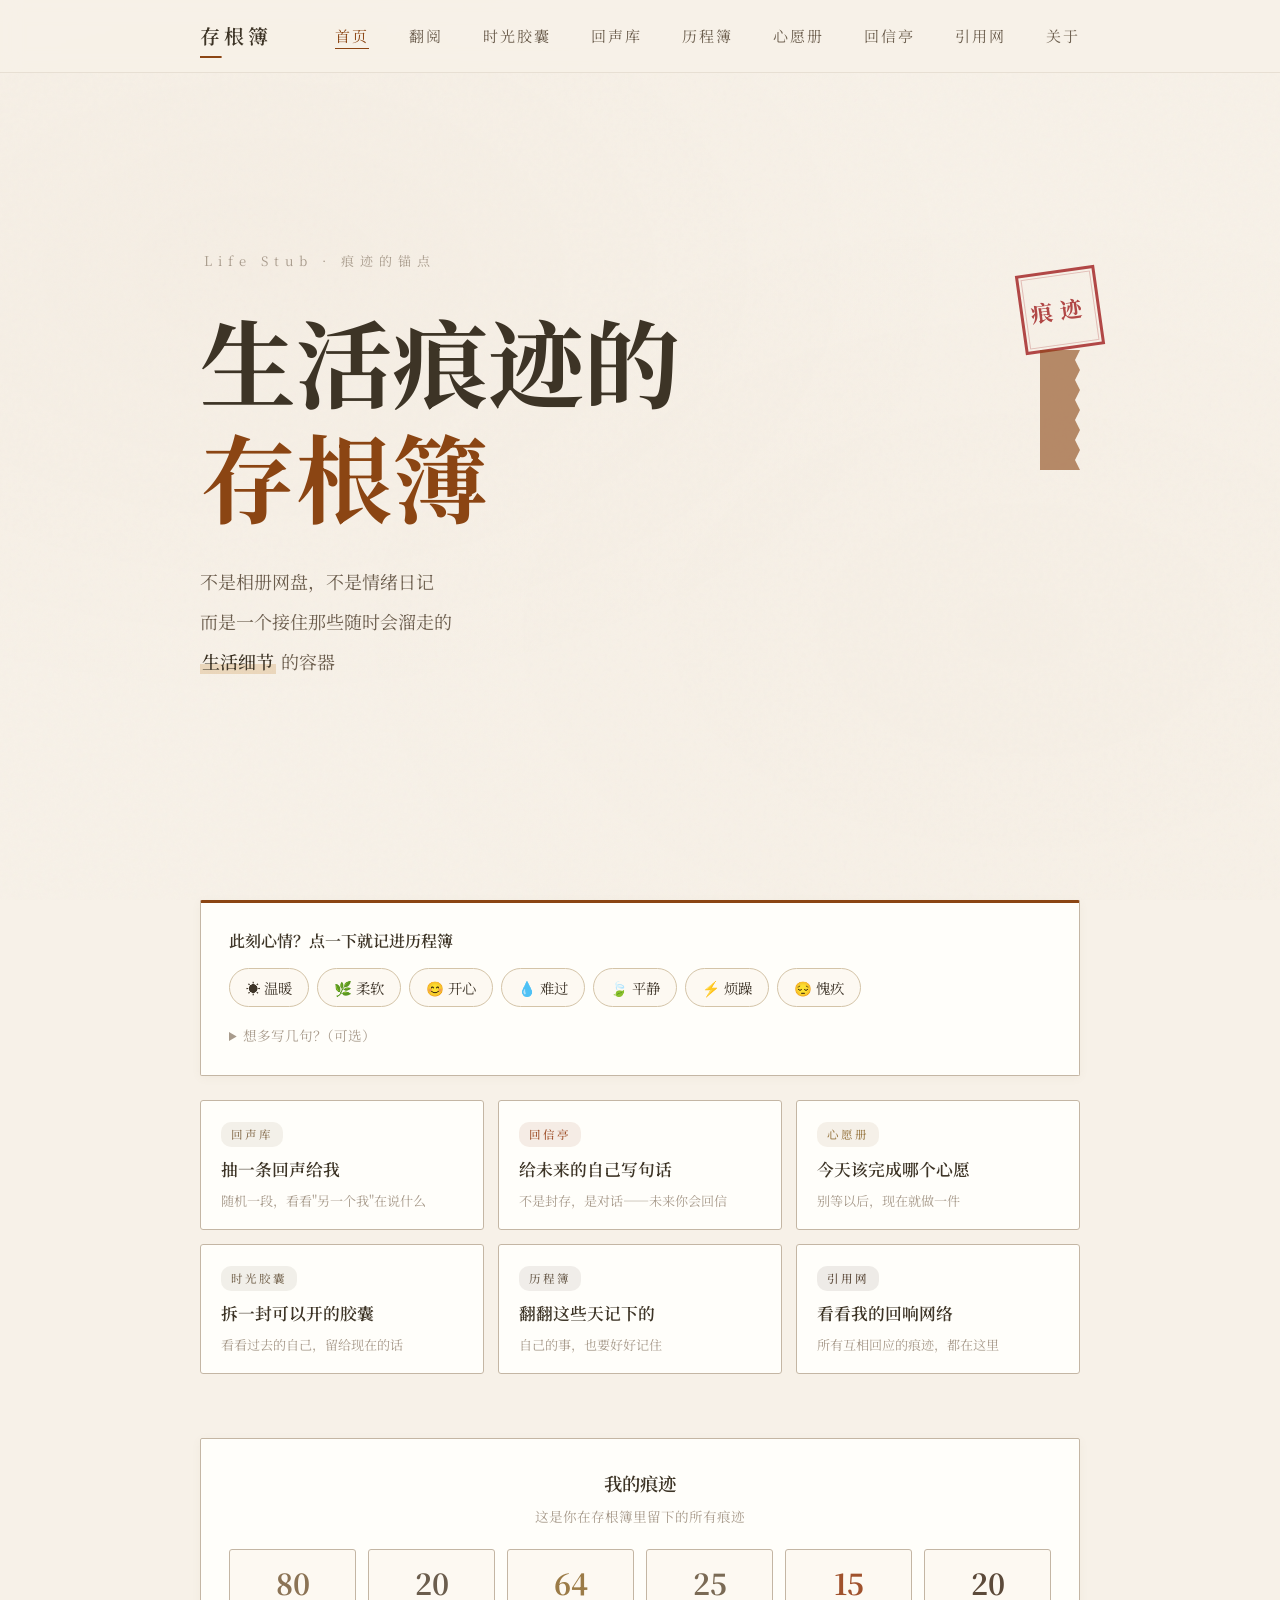
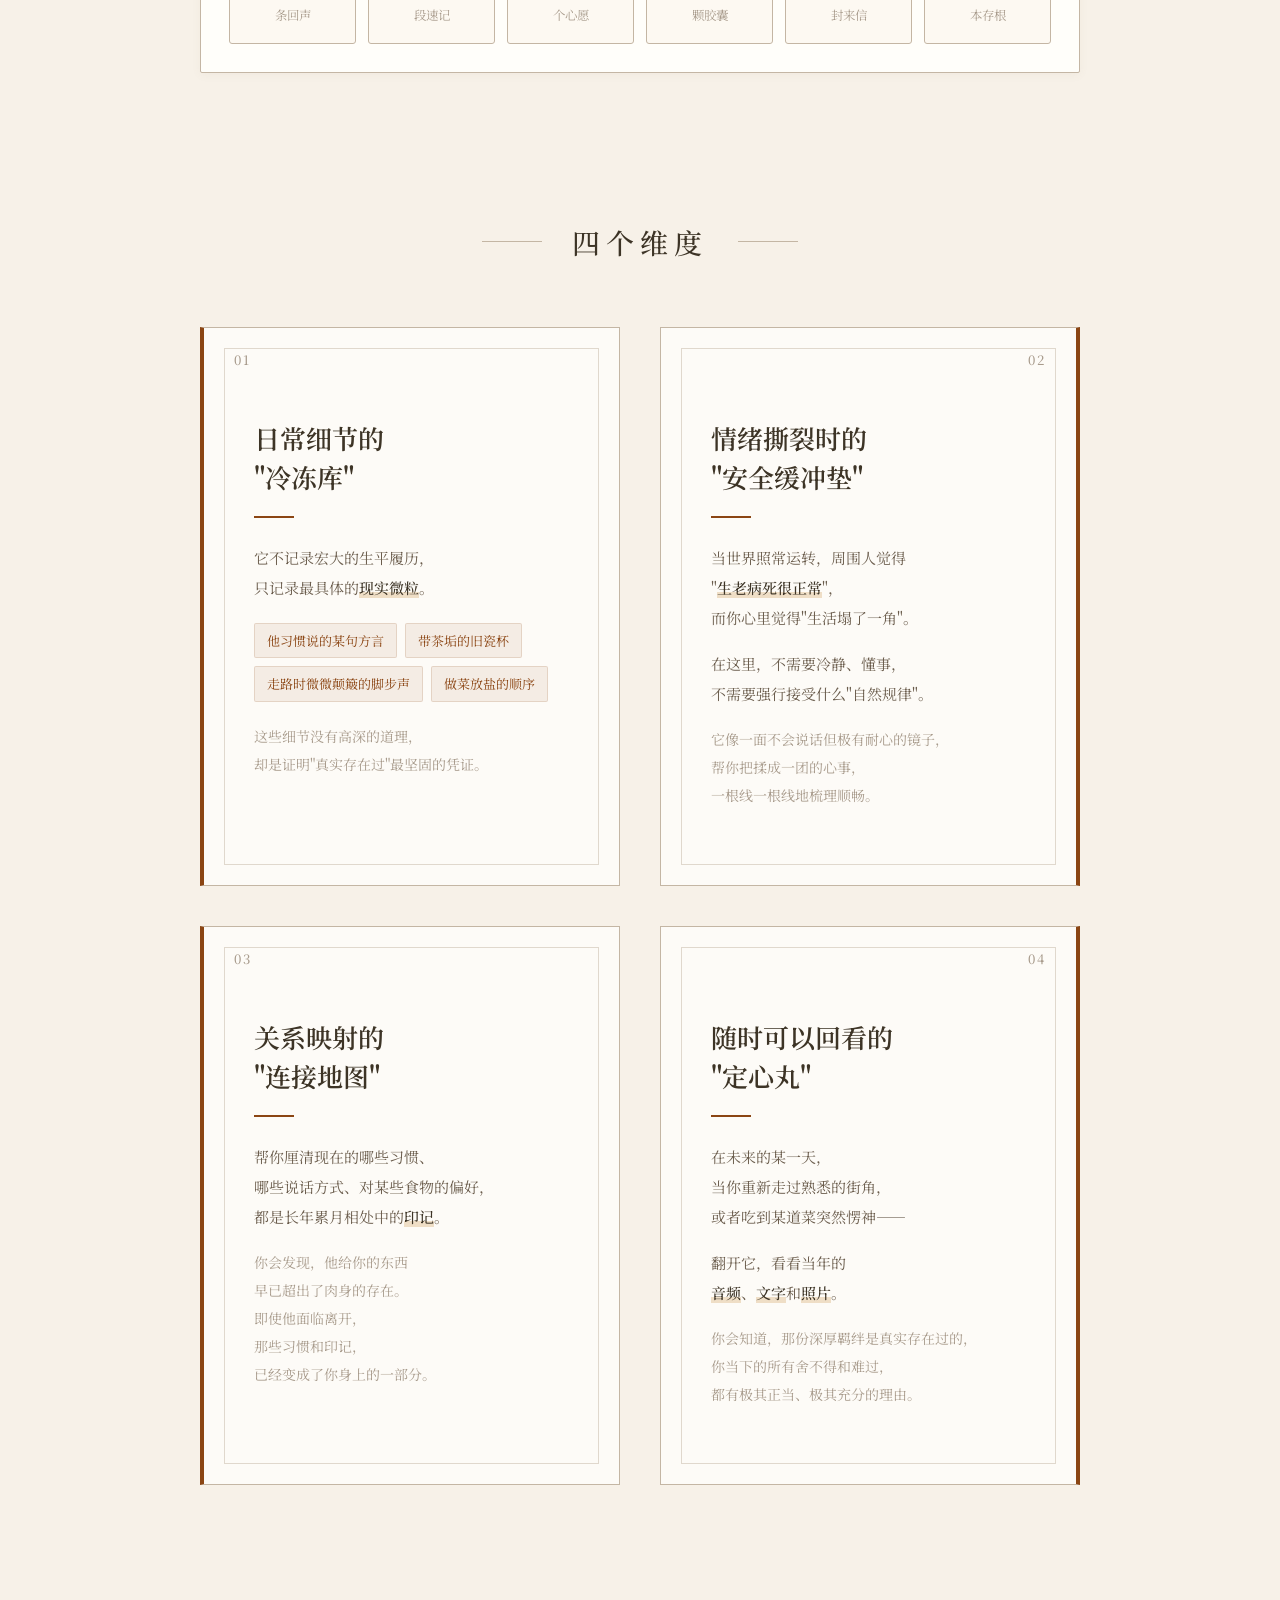
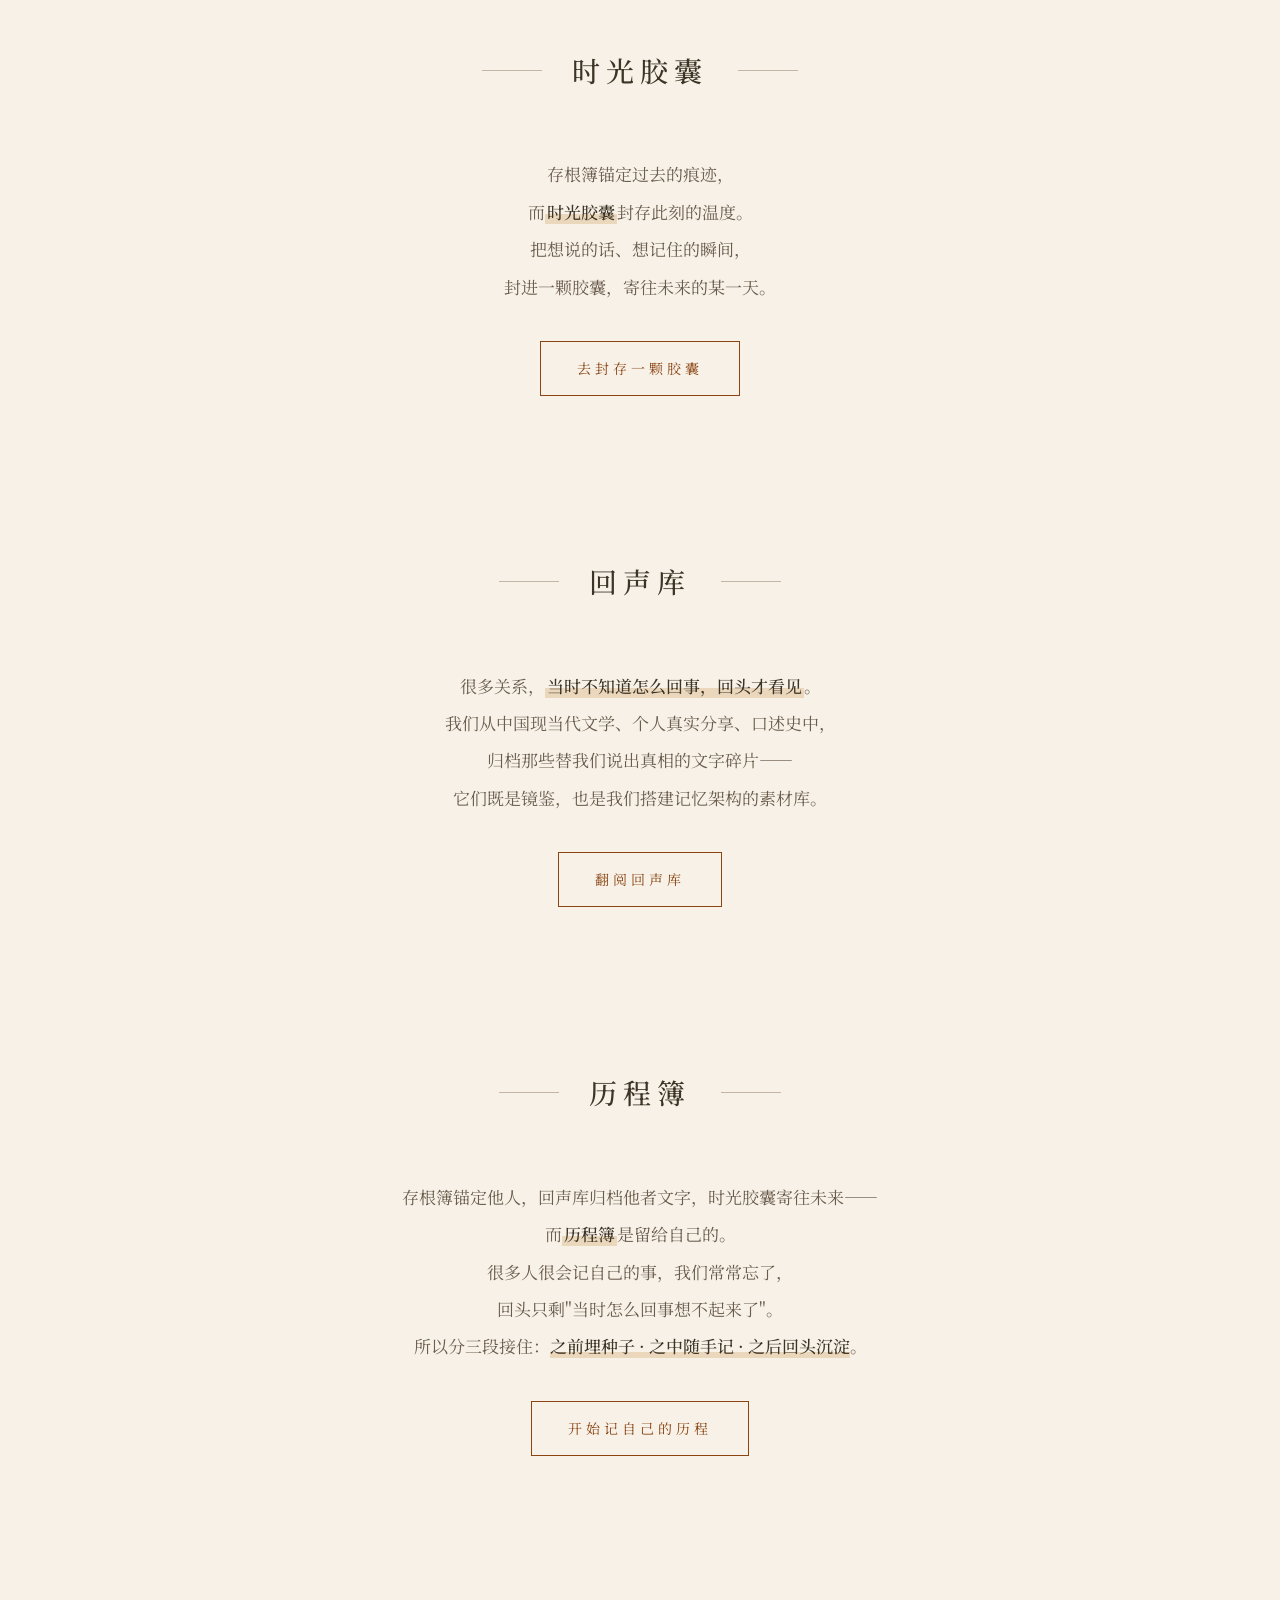
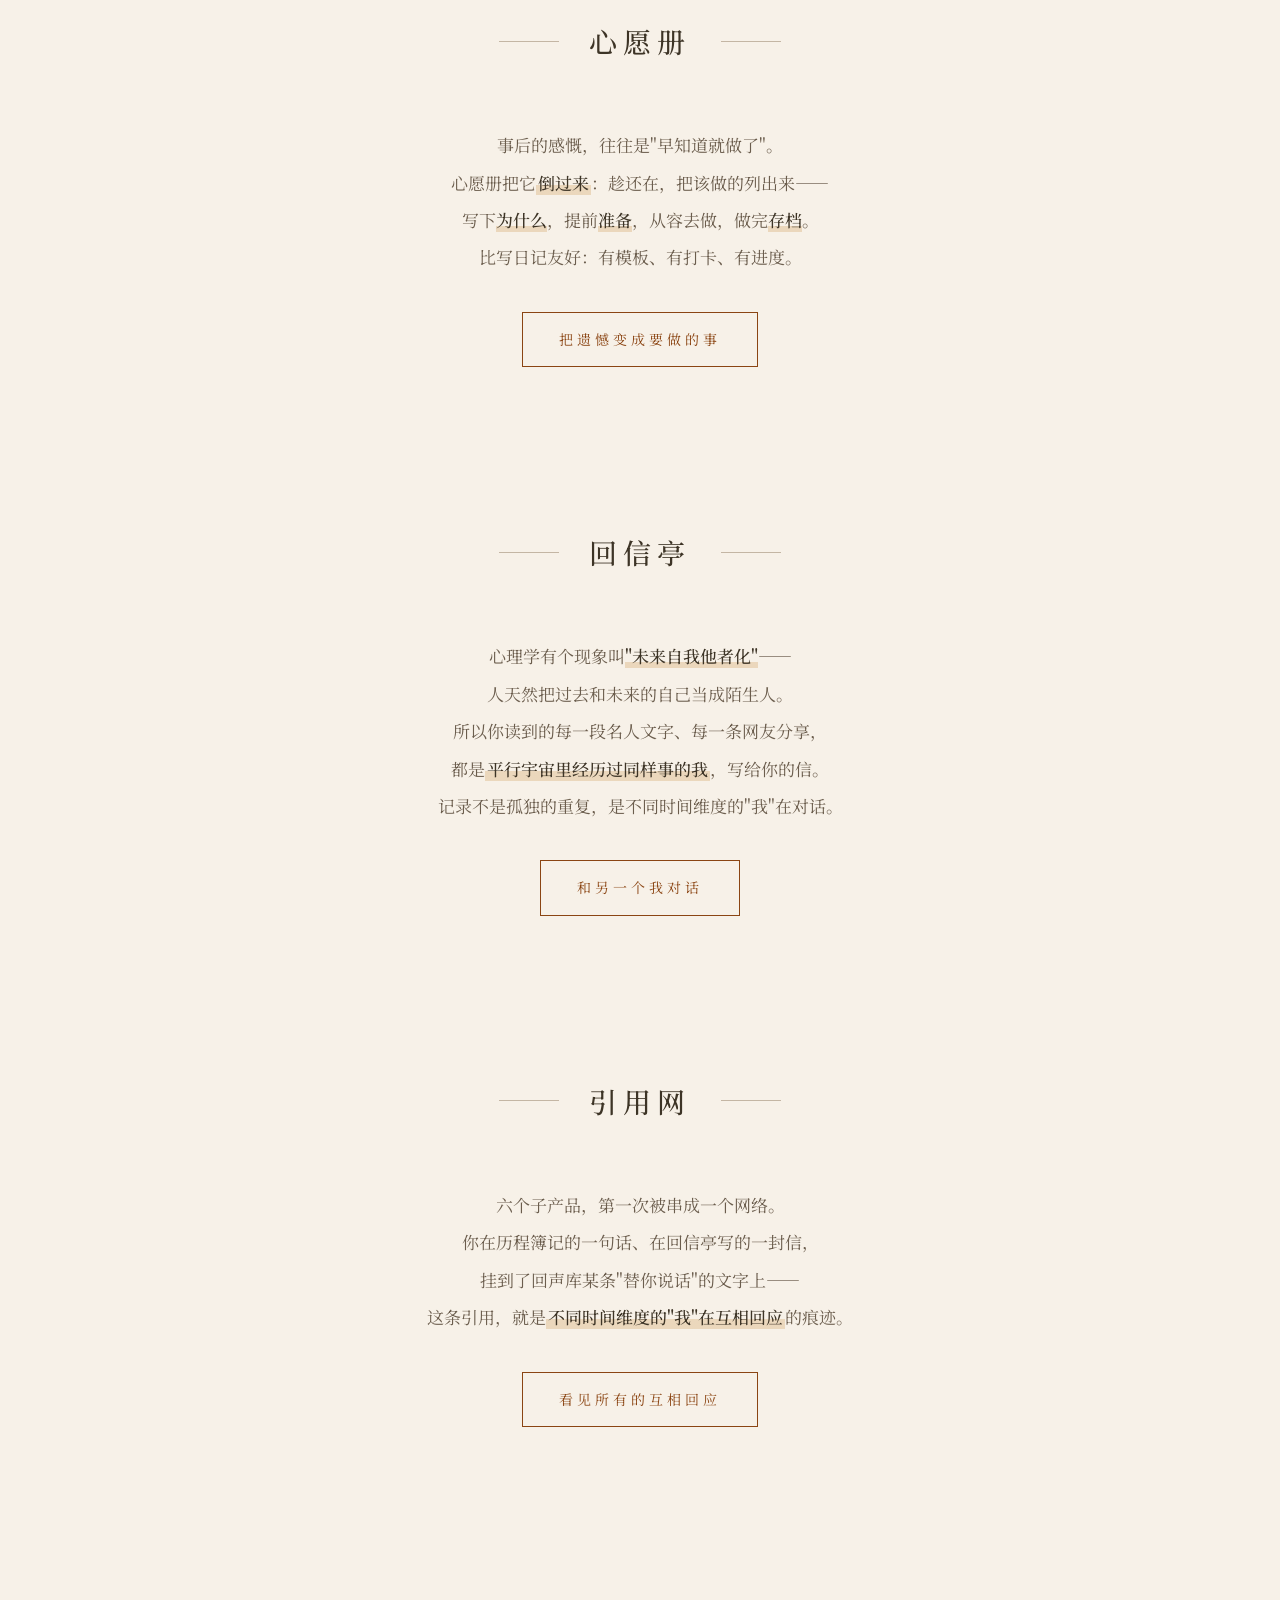
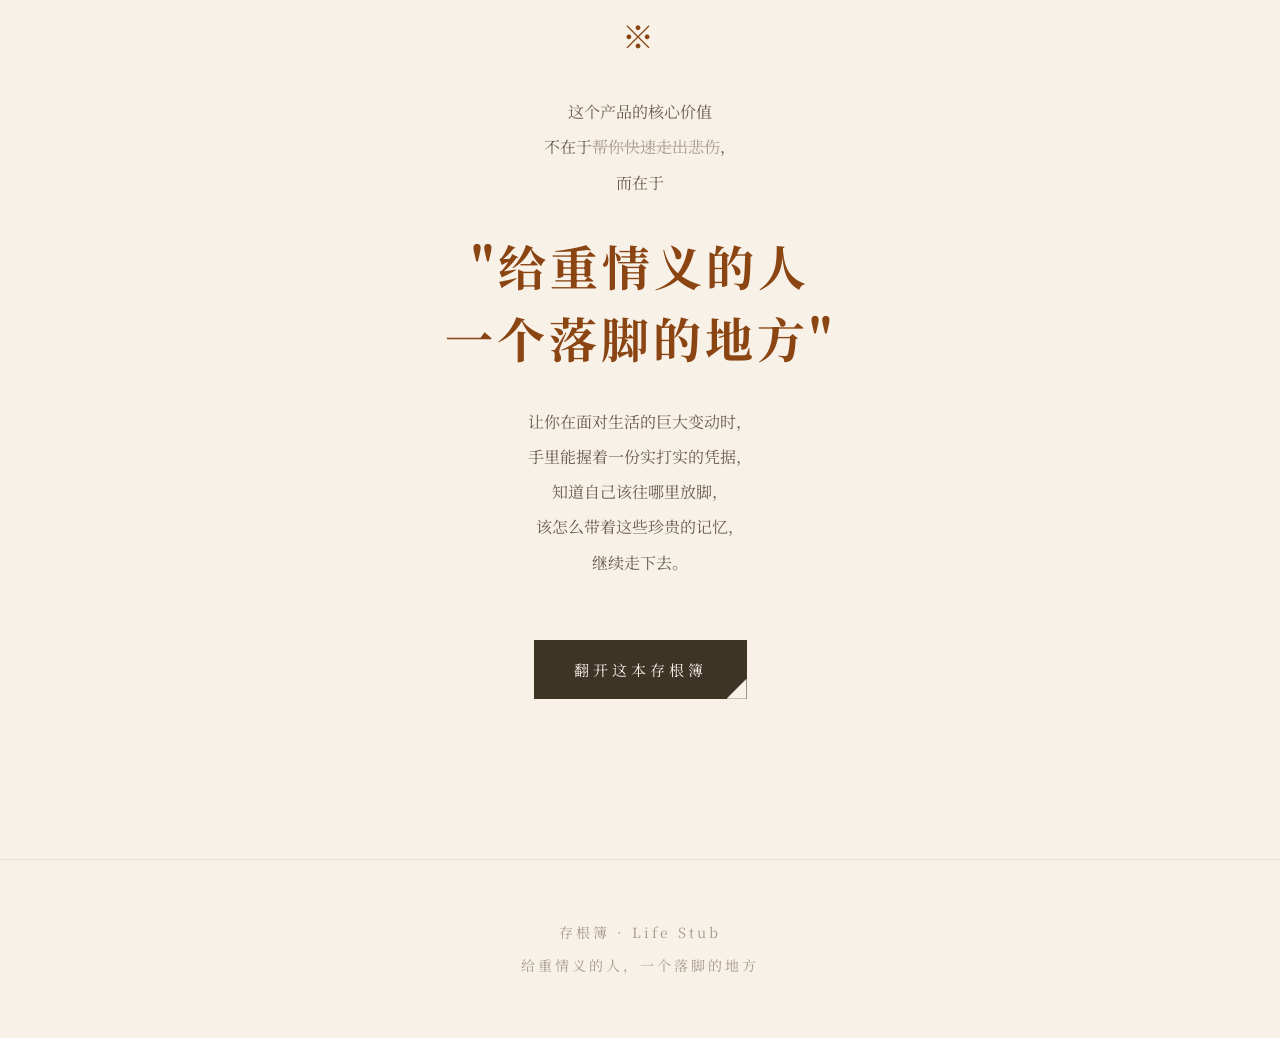
<file: life-stub/index.html>
<!DOCTYPE html>
<html lang="zh-CN">
<head>
<meta charset="UTF-8">
<meta name="viewport" content="width=device-width, initial-scale=1.0">
<title>生活存根簿 · 痕迹的锚点</title>
<link rel="stylesheet" href="style.css?v=0.9">
</head>
<body>
<div class="paper-texture"></div>

<nav class="nav">
  <div class="nav-inner">
    <a href="index.html" class="nav-logo">存根簿</a>
    <ul class="nav-links">
      <li><a href="index.html" class="active">首页</a></li>
      <li><a href="demo.html">翻阅</a></li>
      <li><a href="capsule/capsule.html">时光胶囊</a></li>
      <li><a href="echo/echo.html">回声库</a></li>
      <li><a href="journey/journey.html">历程簿</a></li>
      <li><a href="wishlist/wishlist.html">心愿册</a></li>
      <li><a href="mail/mail.html">回信亭</a></li>
      <li><a href="links/links.html">引用网</a></li>
      <li><a href="about.html">关于</a></li>
    </ul>
  </div>
</nav>

<main class="main">
  <section class="hero">
    <div class="hero-content">
      <p class="hero-sub">Life Stub · 痕迹的锚点</p>
      <h1 class="hero-title">
        <span class="line">生活痕迹的</span>
        <span class="line accent">存根簿</span>
      </h1>
      <p class="hero-desc">
        不是相册网盘，不是情绪日记<br>
        而是一个接住那些随时会溜走的<br>
        <span class="highlight">生活细节</span> 的容器
      </p>
    </div>
    <div class="hero-decoration">
      <div class="stamp">痕迹</div>
      <div class="torn-edge"></div>
    </div>
  </section>

  <!-- ── 今日入口：点一下就有动作，不用找 ── -->
  <section class="today-entry">
    <!-- 一键打卡：不用打字 -->
    <div class="today-quick">
      <p class="today-quick-label">此刻心情？点一下就记进历程簿</p>
      <div class="today-punch-tags" id="todayPunchTags">
        <button class="punch-tag" data-mood="温暖" data-text="此刻觉得温暖。">☀️ 温暖</button>
        <button class="punch-tag" data-mood="柔软" data-text="心里软了一下。">🌿 柔软</button>
        <button class="punch-tag" data-mood="开心" data-text="今天有开心的事。">😊 开心</button>
        <button class="punch-tag" data-mood="难过" data-text="有点难过。">💧 难过</button>
        <button class="punch-tag" data-mood="平静" data-text="此刻很平静。">🍃 平静</button>
        <button class="punch-tag" data-mood="烦躁" data-text="今天有点烦。">⚡ 烦躁</button>
        <button class="punch-tag" data-mood="愧疚" data-text="想起一件亏欠的事。">😔 愧疚</button>
      </div>
      <details class="today-quick-details">
        <summary>想多写几句？（可选）</summary>
        <div class="today-quick-box">
          <textarea id="todayQuickText" rows="2" placeholder="一句话也行。Ctrl/⌘ + Enter 保存到历程簿"></textarea>
          <div class="today-quick-bar">
            <select id="todayQuickMood">
              <option value="">心情（可选）</option>
              <option value="温暖">温暖</option>
              <option value="柔软">柔软</option>
              <option value="开心">开心</option>
              <option value="难过">难过</option>
              <option value="平静">平静</option>
              <option value="烦躁">烦躁</option>
              <option value="愧疚">愧疚</option>
            </select>
            <button id="todayQuickSave" class="today-quick-btn">记下这一刻</button>
          </div>
          <p id="todayQuickHint" class="today-quick-hint" hidden>✓ 已存进历程簿</p>
        </div>
      </details>
    </div>

    <!-- 六个行动入口：点一下就触发 -->
    <div class="today-actions">
      <a href="echo/echo.html" class="today-action today-action--echo">
        <span class="today-action-mark">回声库</span>
        <span class="today-action-title">抽一条回声给我</span>
        <span class="today-action-hint">随机一段，看看"另一个我"在说什么</span>
      </a>
      <a href="mail/mail.html" class="today-action today-action--mail">
        <span class="today-action-mark">回信亭</span>
        <span class="today-action-title">给未来的自己写句话</span>
        <span class="today-action-hint">不是封存，是对话——未来你会回信</span>
      </a>
      <a href="wishlist/wishlist.html" class="today-action today-action--wish">
        <span class="today-action-mark">心愿册</span>
        <span class="today-action-title">今天该完成哪个心愿</span>
        <span class="today-action-hint">别等以后，现在就做一件</span>
      </a>
      <a href="capsule/capsule.html" class="today-action today-action--cap">
        <span class="today-action-mark">时光胶囊</span>
        <span class="today-action-title">拆一封可以开的胶囊</span>
        <span class="today-action-hint">看看过去的自己，留给现在的话</span>
      </a>
      <a href="journey/journey.html" class="today-action today-action--journey">
        <span class="today-action-mark">历程簿</span>
        <span class="today-action-title">翻翻这些天记下的</span>
        <span class="today-action-hint">自己的事，也要好好记住</span>
      </a>
      <a href="links/links.html" class="today-action today-action--links">
        <span class="today-action-mark">引用网</span>
        <span class="today-action-title">看看我的回响网络</span>
        <span class="today-action-hint">所有互相回应的痕迹，都在这里</span>
      </a>
    </div>
  </section>

  <!-- ── 我的内容：实时数据统计 ── -->
  <section class="my-stats" id="myStats">
    <div class="my-stats-header">
      <p class="my-stats-title">我的痕迹</p>
      <p class="my-stats-hint">这是你在存根簿里留下的所有痕迹</p>
    </div>
    <div class="my-stats-grid">
      <div class="my-stat-card my-stat--echo">
        <span class="my-stat-num" id="statEcho">0</span>
        <span class="my-stat-label">条回声</span>
      </div>
      <div class="my-stat-card my-stat--journey">
        <span class="my-stat-num" id="statJourney">0</span>
        <span class="my-stat-label">段速记</span>
      </div>
      <div class="my-stat-card my-stat--wish">
        <span class="my-stat-num" id="statWish">0</span>
        <span class="my-stat-label">个心愿</span>
      </div>
      <div class="my-stat-card my-stat--capsule">
        <span class="my-stat-num" id="statCapsule">0</span>
        <span class="my-stat-label">颗胶囊</span>
      </div>
      <div class="my-stat-card my-stat--mail">
        <span class="my-stat-num" id="statMail">0</span>
        <span class="my-stat-label">封来信</span>
      </div>
      <div class="my-stat-card my-stat--stub">
        <span class="my-stat-num" id="statStub">0</span>
        <span class="my-stat-label">本存根</span>
      </div>
    </div>
  </section>

  <section id="dimensions" class="dimensions">
    <div class="section-header">
      <div class="section-line"></div>
      <h2 class="section-title">四个维度</h2>
      <div class="section-line"></div>
    </div>

    <div class="stub-book">
      <article class="stub-page page-left">
        <div class="page-number">01</div>
        <div class="page-content">
          <h3 class="page-title">日常细节的<br>"冷冻库"</h3>
          <div class="page-divider"></div>
          <p class="page-text">
            它不记录宏大的生平履历，<br>
            只记录最具体的<span class="underline">现实微粒</span>。
          </p>
          <div class="page-example">
            <span class="example-tag">他习惯说的某句方言</span>
            <span class="example-tag">带茶垢的旧瓷杯</span>
            <span class="example-tag">走路时微微颠簸的脚步声</span>
            <span class="example-tag">做菜放盐的顺序</span>
          </div>
          <p class="page-text small">
            这些细节没有高深的道理，<br>
            却是证明"真实存在过"最坚固的凭证。
          </p>
        </div>
      </article>

      <article class="stub-page page-right">
        <div class="page-number">02</div>
        <div class="page-content">
          <h3 class="page-title">情绪撕裂时的<br>"安全缓冲垫"</h3>
          <div class="page-divider"></div>
          <p class="page-text">
            当世界照常运转，周围人觉得<br>
            "<span class="underline">生老病死很正常</span>"，<br>
            而你心里觉得"生活塌了一角"。
          </p>
          <p class="page-text">
            在这里，不需要冷静、懂事，<br>
            不需要强行接受什么"自然规律"。
          </p>
          <p class="page-text small">
            它像一面不会说话但极有耐心的镜子，<br>
            帮你把揉成一团的心事，<br>
            一根线一根线地梳理顺畅。
          </p>
        </div>
      </article>

      <article class="stub-page page-left">
        <div class="page-number">03</div>
        <div class="page-content">
          <h3 class="page-title">关系映射的<br>"连接地图"</h3>
          <div class="page-divider"></div>
          <p class="page-text">
            帮你厘清现在的哪些习惯、<br>
            哪些说话方式、对某些食物的偏好，<br>
            都是长年累月相处中的<span class="underline">印记</span>。
          </p>
          <p class="page-text small">
            你会发现，他给你的东西<br>
            早已超出了肉身的存在。<br>
            即使他面临离开，<br>
            那些习惯和印记，<br>
            已经变成了你身上的一部分。
          </p>
        </div>
      </article>

      <article class="stub-page page-right">
        <div class="page-number">04</div>
        <div class="page-content">
          <h3 class="page-title">随时可以回看的<br>"定心丸"</h3>
          <div class="page-divider"></div>
          <p class="page-text">
            在未来的某一天，<br>
            当你重新走过熟悉的街角，<br>
            或者吃到某道菜突然愣神——
          </p>
          <p class="page-text">
            翻开它，看看当年的<br>
            <span class="underline">音频</span>、<span class="underline">文字</span>和<span class="underline">照片</span>。
          </p>
          <p class="page-text small">
            你会知道，那份深厚羁绊是真实存在过的，<br>
            你当下的所有舍不得和难过，<br>
            都有极其正当、极其充分的理由。
          </p>
        </div>
      </article>
    </div>
  </section>

  <section class="capsule-entry">
    <div class="capsule-entry-inner">
      <div class="section-header">
        <div class="section-line"></div>
        <h2 class="section-title">时光胶囊</h2>
        <div class="section-line"></div>
      </div>
      <p class="capsule-entry-text">
        存根簿锚定过去的痕迹，<br>
        而<span class="highlight">时光胶囊</span>封存此刻的温度。<br>
        把想说的话、想记住的瞬间，<br>
        封进一颗胶囊，寄往未来的某一天。
      </p>
      <a href="capsule/capsule.html" class="capsule-entry-btn">
        <span>去封存一颗胶囊</span>
        <div class="btn-fold"></div>
      </a>
    </div>
  </section>

  <section class="capsule-entry echo-entry">
    <div class="capsule-entry-inner">
      <div class="section-header">
        <div class="section-line"></div>
        <h2 class="section-title">回声库</h2>
        <div class="section-line"></div>
      </div>
      <p class="capsule-entry-text">
        很多关系，<span class="highlight">当时不知道怎么回事，回头才看见</span>。<br>
        我们从中国现当代文学、个人真实分享、口述史中，<br>
        归档那些替我们说出真相的文字碎片——<br>
        它们既是镜鉴，也是我们搭建记忆架构的素材库。
      </p>
      <a href="echo/echo.html" class="capsule-entry-btn">
        <span>翻阅回声库</span>
        <div class="btn-fold"></div>
      </a>
    </div>
  </section>

  <section class="capsule-entry journey-entry">
    <div class="capsule-entry-inner">
      <div class="section-header">
        <div class="section-line"></div>
        <h2 class="section-title">历程簿</h2>
        <div class="section-line"></div>
      </div>
      <p class="capsule-entry-text">
        存根簿锚定他人，回声库归档他者文字，时光胶囊寄往未来——<br>
        而<span class="highlight">历程簿</span>是留给自己的。<br>
        很多人很会记自己的事，我们常常忘了，<br>
        回头只剩"当时怎么回事想不起来了"。<br>
        所以分三段接住：<span class="underline">之前埋种子 · 之中随手记 · 之后回头沉淀</span>。
      </p>
      <a href="journey/journey.html" class="capsule-entry-btn">
        <span>开始记自己的历程</span>
        <div class="btn-fold"></div>
      </a>
    </div>
  </section>

  <section class="capsule-entry wishlist-entry">
    <div class="capsule-entry-inner">
      <div class="section-header">
        <div class="section-line"></div>
        <h2 class="section-title">心愿册</h2>
        <div class="section-line"></div>
      </div>
      <p class="capsule-entry-text">
        事后的感慨，往往是"早知道就做了"。<br>
        心愿册把它<span class="highlight">倒过来</span>：趁还在，把该做的列出来——<br>
        写下<span class="underline">为什么</span>，提前<span class="underline">准备</span>，从容去做，做完<span class="underline">存档</span>。<br>
        比写日记友好：有模板、有打卡、有进度。
      </p>
      <a href="wishlist/wishlist.html" class="capsule-entry-btn">
        <span>把遗憾变成要做的事</span>
        <div class="btn-fold"></div>
      </a>
    </div>
  </section>

  <section class="capsule-entry mail-entry">
    <div class="capsule-entry-inner">
      <div class="section-header">
        <div class="section-line"></div>
        <h2 class="section-title">回信亭</h2>
        <div class="section-line"></div>
      </div>
      <p class="capsule-entry-text">
        心理学有个现象叫<span class="underline">"未来自我他者化"</span>——<br>
        人天然把过去和未来的自己当成陌生人。<br>
        所以你读到的每一段名人文字、每一条网友分享，<br>
        都是<span class="highlight">平行宇宙里经历过同样事的我</span>，写给你的信。<br>
        记录不是孤独的重复，是不同时间维度的"我"在对话。
      </p>
      <a href="mail/mail.html" class="capsule-entry-btn">
        <span>和另一个我对话</span>
        <div class="btn-fold"></div>
      </a>
    </div>
  </section>

  <section class="capsule-entry links-entry">
    <div class="capsule-entry-inner">
      <div class="section-header">
        <div class="section-line"></div>
        <h2 class="section-title">引用网</h2>
        <div class="section-line"></div>
      </div>
      <p class="capsule-entry-text">
        六个子产品，第一次被串成一个网络。<br>
        你在历程簿记的一句话、在回信亭写的一封信，<br>
        挂到了回声库某条"替你说话"的文字上——<br>
        这条引用，就是<span class="highlight">不同时间维度的"我"在互相回应</span>的痕迹。
      </p>
      <a href="links/links.html" class="capsule-entry-btn">
        <span>看见所有的互相回应</span>
        <div class="btn-fold"></div>
      </a>
    </div>
  </section>

  <section class="philosophy">
    <div class="philosophy-inner">
      <div class="philosophy-mark">※</div>
      <p class="philosophy-text">
        这个产品的核心价值<br>
        不在于<span class="strike">帮你快速走出悲伤</span>，<br>
        而在于
      </p>
      <h2 class="philosophy-title">"给重情义的人<br>一个落脚的地方"</h2>
      <p class="philosophy-text">
        让你在面对生活的巨大变动时，<br>
        手里能握着一份实打实的凭据，<br>
        知道自己该往哪里放脚，<br>
        该怎么带着这些珍贵的记忆，<br>
        继续走下去。
      </p>
      <a href="demo.html" class="enter-btn">
        <span>翻开这本存根簿</span>
        <div class="btn-fold"></div>
      </a>
    </div>
  </section>
</main>

<footer class="footer">
  <p>存根簿 · Life Stub</p>
  <p class="footer-sub">给重情义的人，一个落脚的地方</p>
</footer>

<script src="journey/journey-data.js?v=0.9"></script>
<script src="script.js?v=0.9"></script>
</body>
</html>
</file>
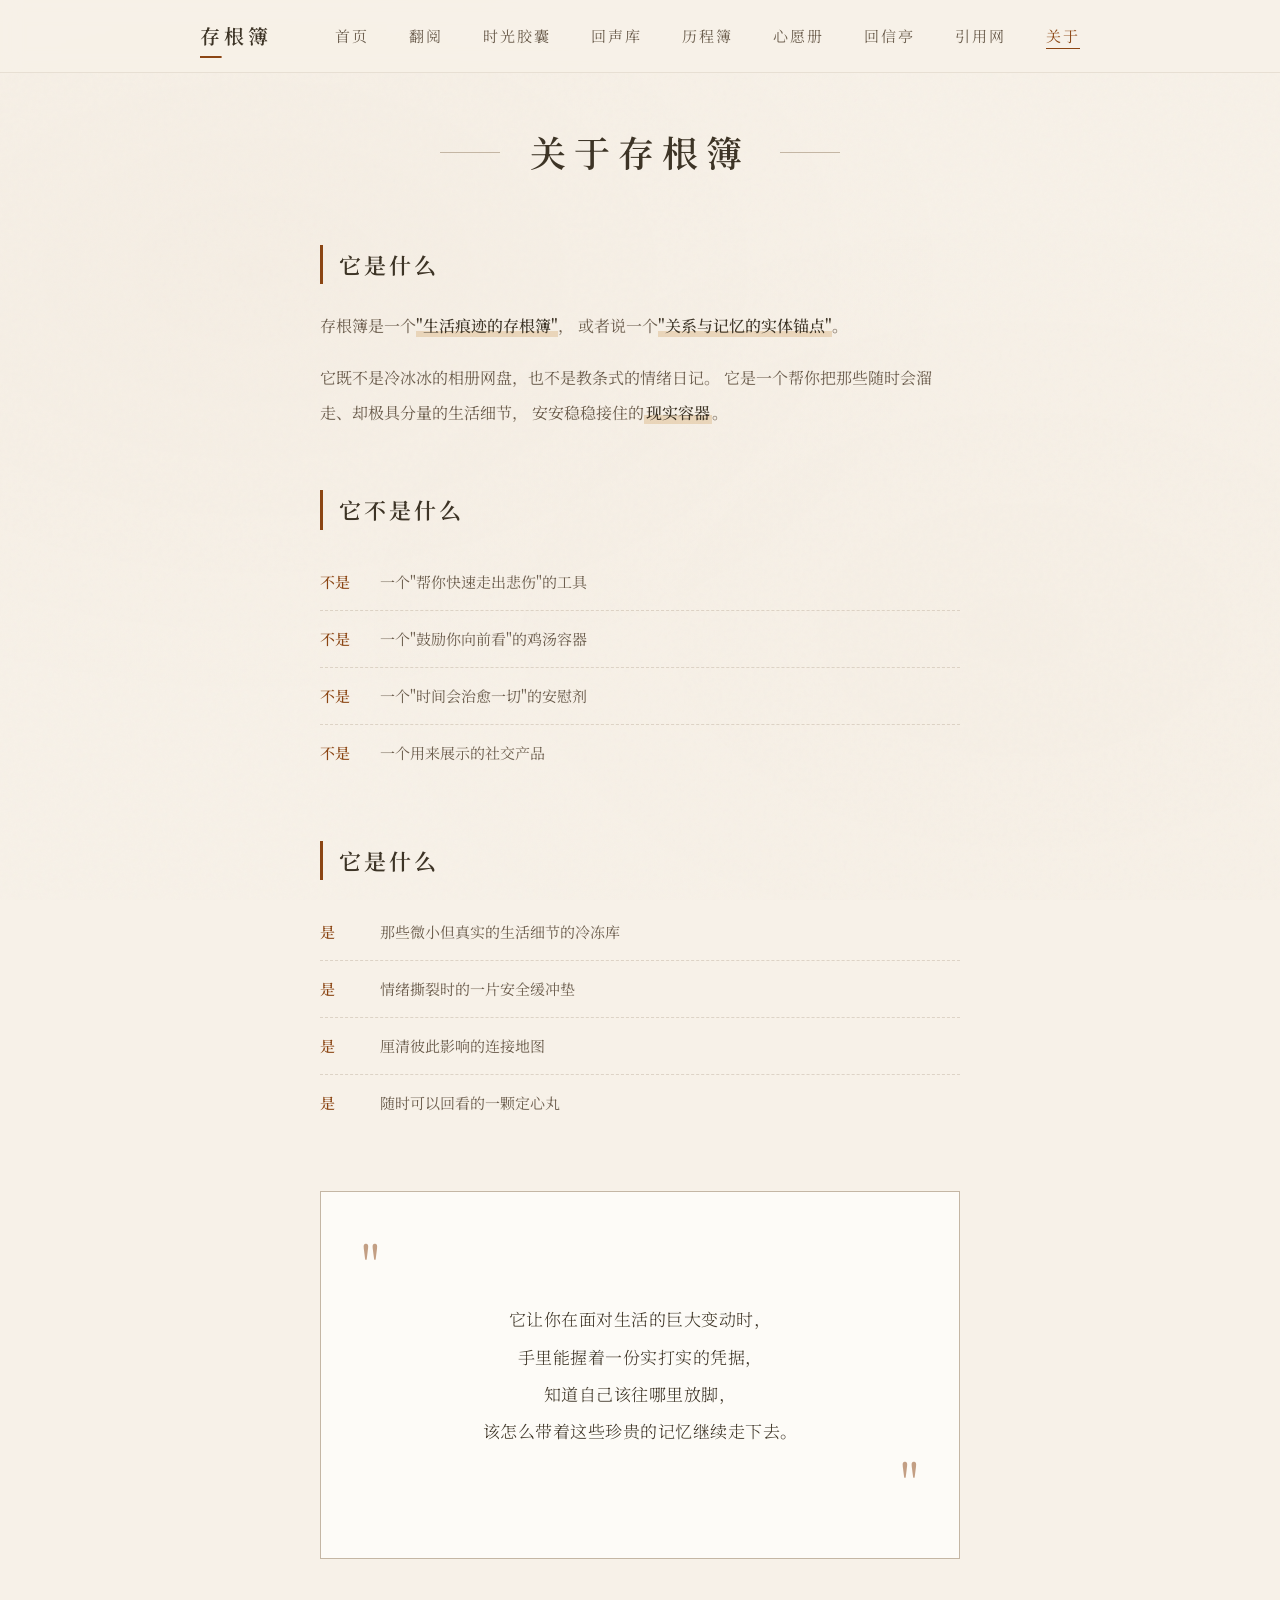
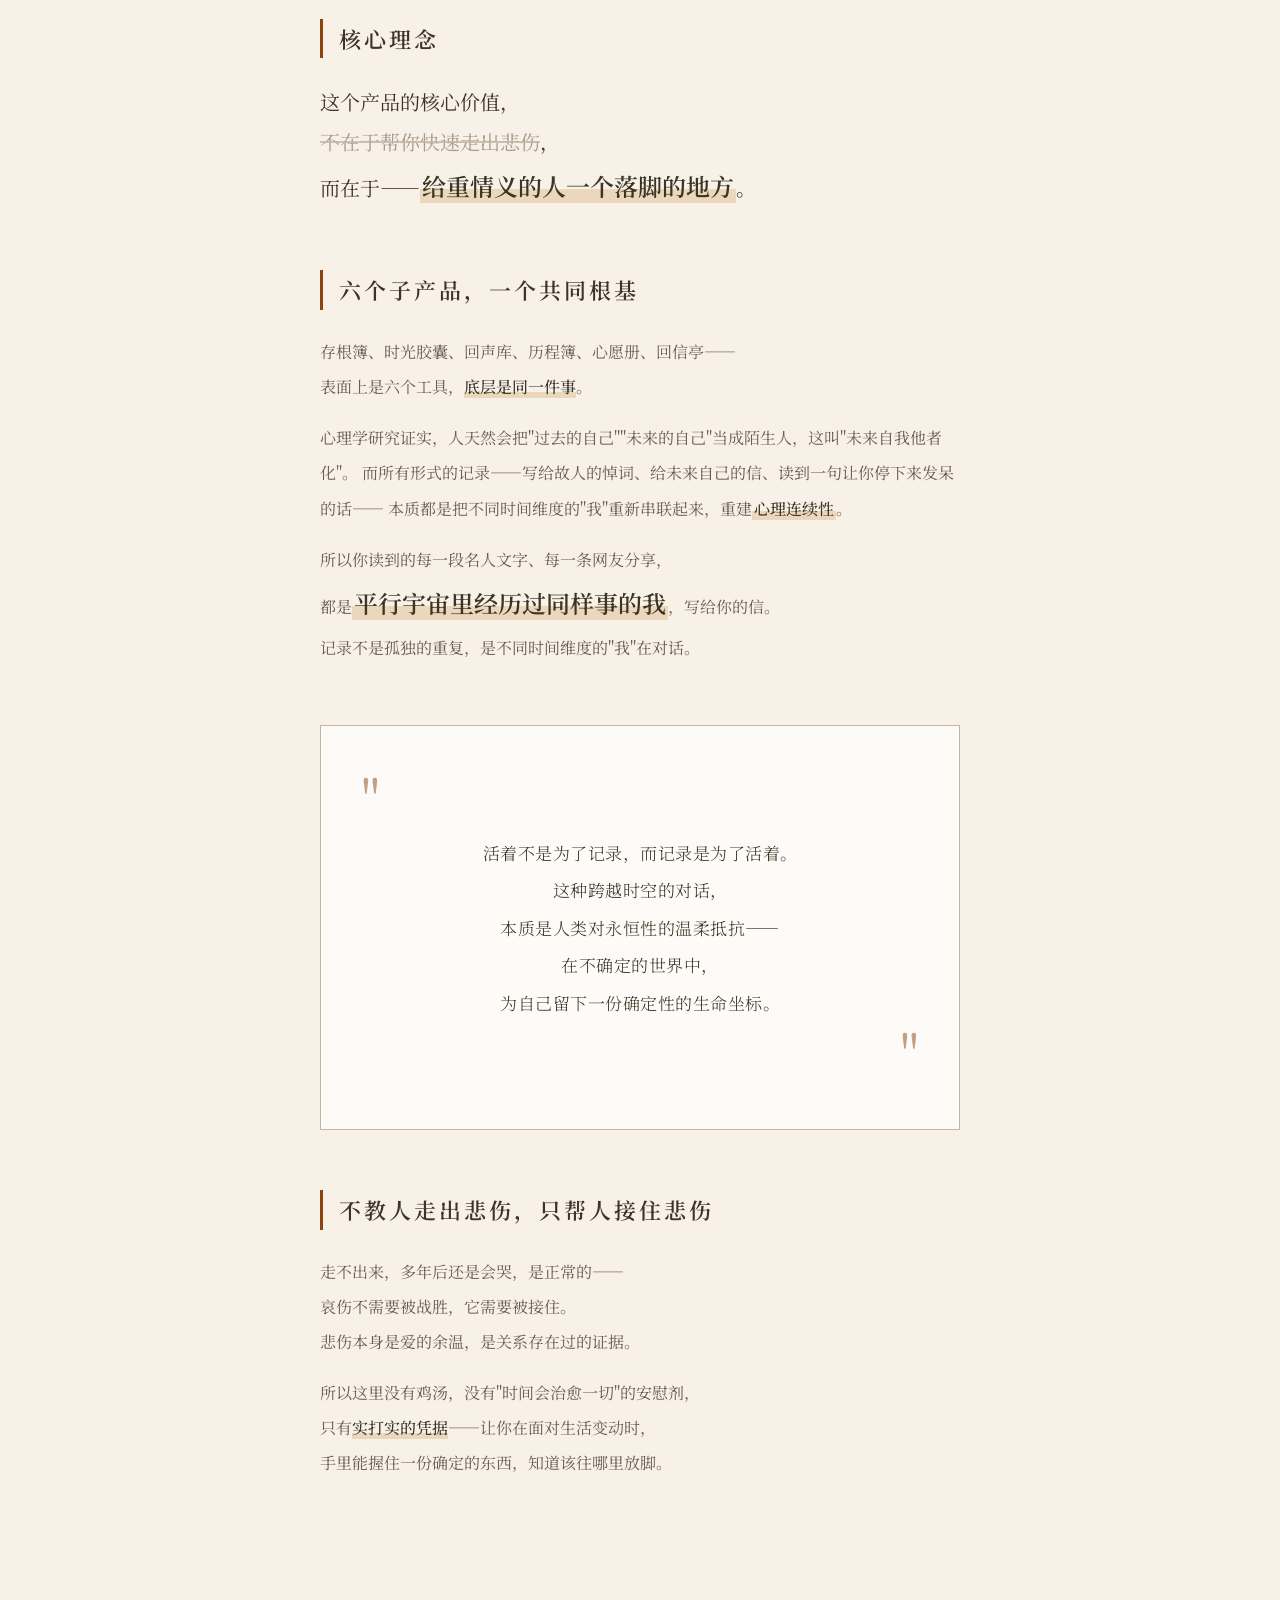
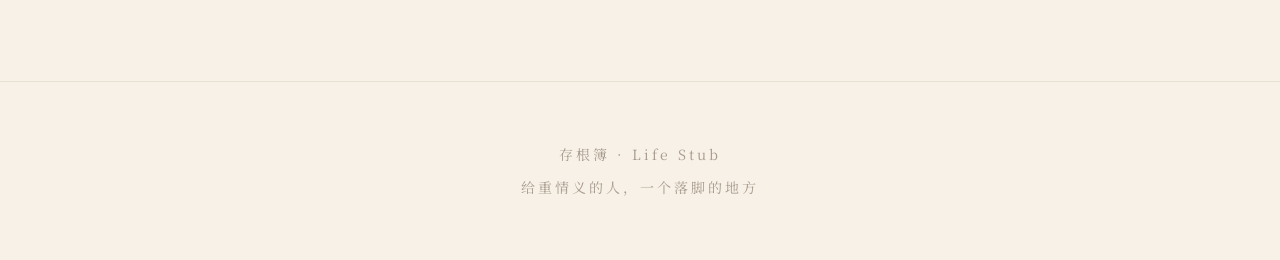
<file: life-stub/about.html>
<!DOCTYPE html>
<html lang="zh-CN">
<head>
<meta charset="UTF-8">
<meta name="viewport" content="width=device-width, initial-scale=1.0">
<title>关于 · 生活存根簿</title>
<link rel="stylesheet" href="style.css?v=0.9">
</head>
<body>
<div class="paper-texture"></div>

<nav class="nav">
  <div class="nav-inner">
    <a href="index.html" class="nav-logo">存根簿</a>
    <ul class="nav-links">
      <li><a href="index.html">首页</a></li>
      <li><a href="demo.html">翻阅</a></li>
      <li><a href="capsule/capsule.html">时光胶囊</a></li>
      <li><a href="echo/echo.html">回声库</a></li>
      <li><a href="journey/journey.html">历程簿</a></li>
      <li><a href="wishlist/wishlist.html">心愿册</a></li>
      <li><a href="mail/mail.html">回信亭</a></li>
      <li><a href="links/links.html">引用网</a></li>
      <li><a href="about.html" class="active">关于</a></li>
    </ul>
  </div>
</nav>

<main class="main">
  <section class="about">
    <div class="about-header">
      <div class="section-line"></div>
      <h1 class="about-title">关于存根簿</h1>
      <div class="section-line"></div>
    </div>

    <div class="about-content">
      <div class="about-block">
        <h2 class="about-block-title">它是什么</h2>
        <p class="about-block-text">
          存根簿是一个<span class="underline">"生活痕迹的存根簿"</span>，
          或者说一个<span class="underline">"关系与记忆的实体锚点"</span>。
        </p>
        <p class="about-block-text">
          它既不是冷冰冰的相册网盘，也不是教条式的情绪日记。
          它是一个帮你把那些随时会溜走、却极具分量的生活细节，
          安安稳稳接住的<span class="highlight">现实容器</span>。
        </p>
      </div>

      <div class="about-block">
        <h2 class="about-block-title">它不是什么</h2>
        <ul class="about-list">
          <li><span>不是</span>一个"帮你快速走出悲伤"的工具</li>
          <li><span>不是</span>一个"鼓励你向前看"的鸡汤容器</li>
          <li><span>不是</span>一个"时间会治愈一切"的安慰剂</li>
          <li><span>不是</span>一个用来展示的社交产品</li>
        </ul>
      </div>

      <div class="about-block">
        <h2 class="about-block-title">它是什么</h2>
        <ul class="about-list">
          <li><span>是</span>那些微小但真实的生活细节的冷冻库</li>
          <li><span>是</span>情绪撕裂时的一片安全缓冲垫</li>
          <li><span>是</span>厘清彼此影响的连接地图</li>
          <li><span>是</span>随时可以回看的一颗定心丸</li>
        </ul>
      </div>

      <div class="about-block quote-block">
        <div class="quote-mark open">"</div>
        <p class="quote-text">
          它让你在面对生活的巨大变动时，<br>
          手里能握着一份实打实的凭据，<br>
          知道自己该往哪里放脚，<br>
          该怎么带着这些珍贵的记忆继续走下去。
        </p>
        <div class="quote-mark close">"</div>
      </div>

      <div class="about-block">
        <h2 class="about-block-title">核心理念</h2>
        <p class="about-block-text big">
          这个产品的核心价值，<br>
          <span class="strike">不在于帮你快速走出悲伤</span>，<br>
          而在于——<span class="highlight big">给重情义的人一个落脚的地方</span>。
        </p>
      </div>

      <div class="about-block">
        <h2 class="about-block-title">六个子产品，一个共同根基</h2>
        <p class="about-block-text">
          存根簿、时光胶囊、回声库、历程簿、心愿册、回信亭——<br>
          表面上是六个工具，<span class="underline">底层是同一件事</span>。
        </p>
        <p class="about-block-text">
          心理学研究证实，人天然会把"过去的自己""未来的自己"当成陌生人，这叫"未来自我他者化"。
          而所有形式的记录——写给故人的悼词、给未来自己的信、读到一句让你停下来发呆的话——
          本质都是把不同时间维度的"我"重新串联起来，重建<span class="highlight">心理连续性</span>。
        </p>
        <p class="about-block-text">
          所以你读到的每一段名人文字、每一条网友分享，<br>
          都是<span class="highlight big">平行宇宙里经历过同样事的我</span>，写给你的信。<br>
          记录不是孤独的重复，是不同时间维度的"我"在对话。
        </p>
      </div>

      <div class="about-block quote-block">
        <div class="quote-mark open">"</div>
        <p class="quote-text">
          活着不是为了记录，而记录是为了活着。<br>
          这种跨越时空的对话，<br>
          本质是人类对永恒性的温柔抵抗——<br>
          在不确定的世界中，<br>
          为自己留下一份确定性的生命坐标。
        </p>
        <div class="quote-mark close">"</div>
      </div>

      <div class="about-block">
        <h2 class="about-block-title">不教人走出悲伤，只帮人接住悲伤</h2>
        <p class="about-block-text">
          走不出来，多年后还是会哭，是正常的——<br>
          哀伤不需要被战胜，它需要被接住。<br>
          悲伤本身是爱的余温，是关系存在过的证据。
        </p>
        <p class="about-block-text">
          所以这里没有鸡汤，没有"时间会治愈一切"的安慰剂，<br>
          只有<span class="underline">实打实的凭据</span>——让你在面对生活变动时，<br>
          手里能握住一份确定的东西，知道该往哪里放脚。
        </p>
      </div>
    </div>
  </section>
</main>

<footer class="footer">
  <p>存根簿 · Life Stub</p>
  <p class="footer-sub">给重情义的人，一个落脚的地方</p>
</footer>

<script src="script.js?v=0.9"></script>
</body>
</html>
</file>
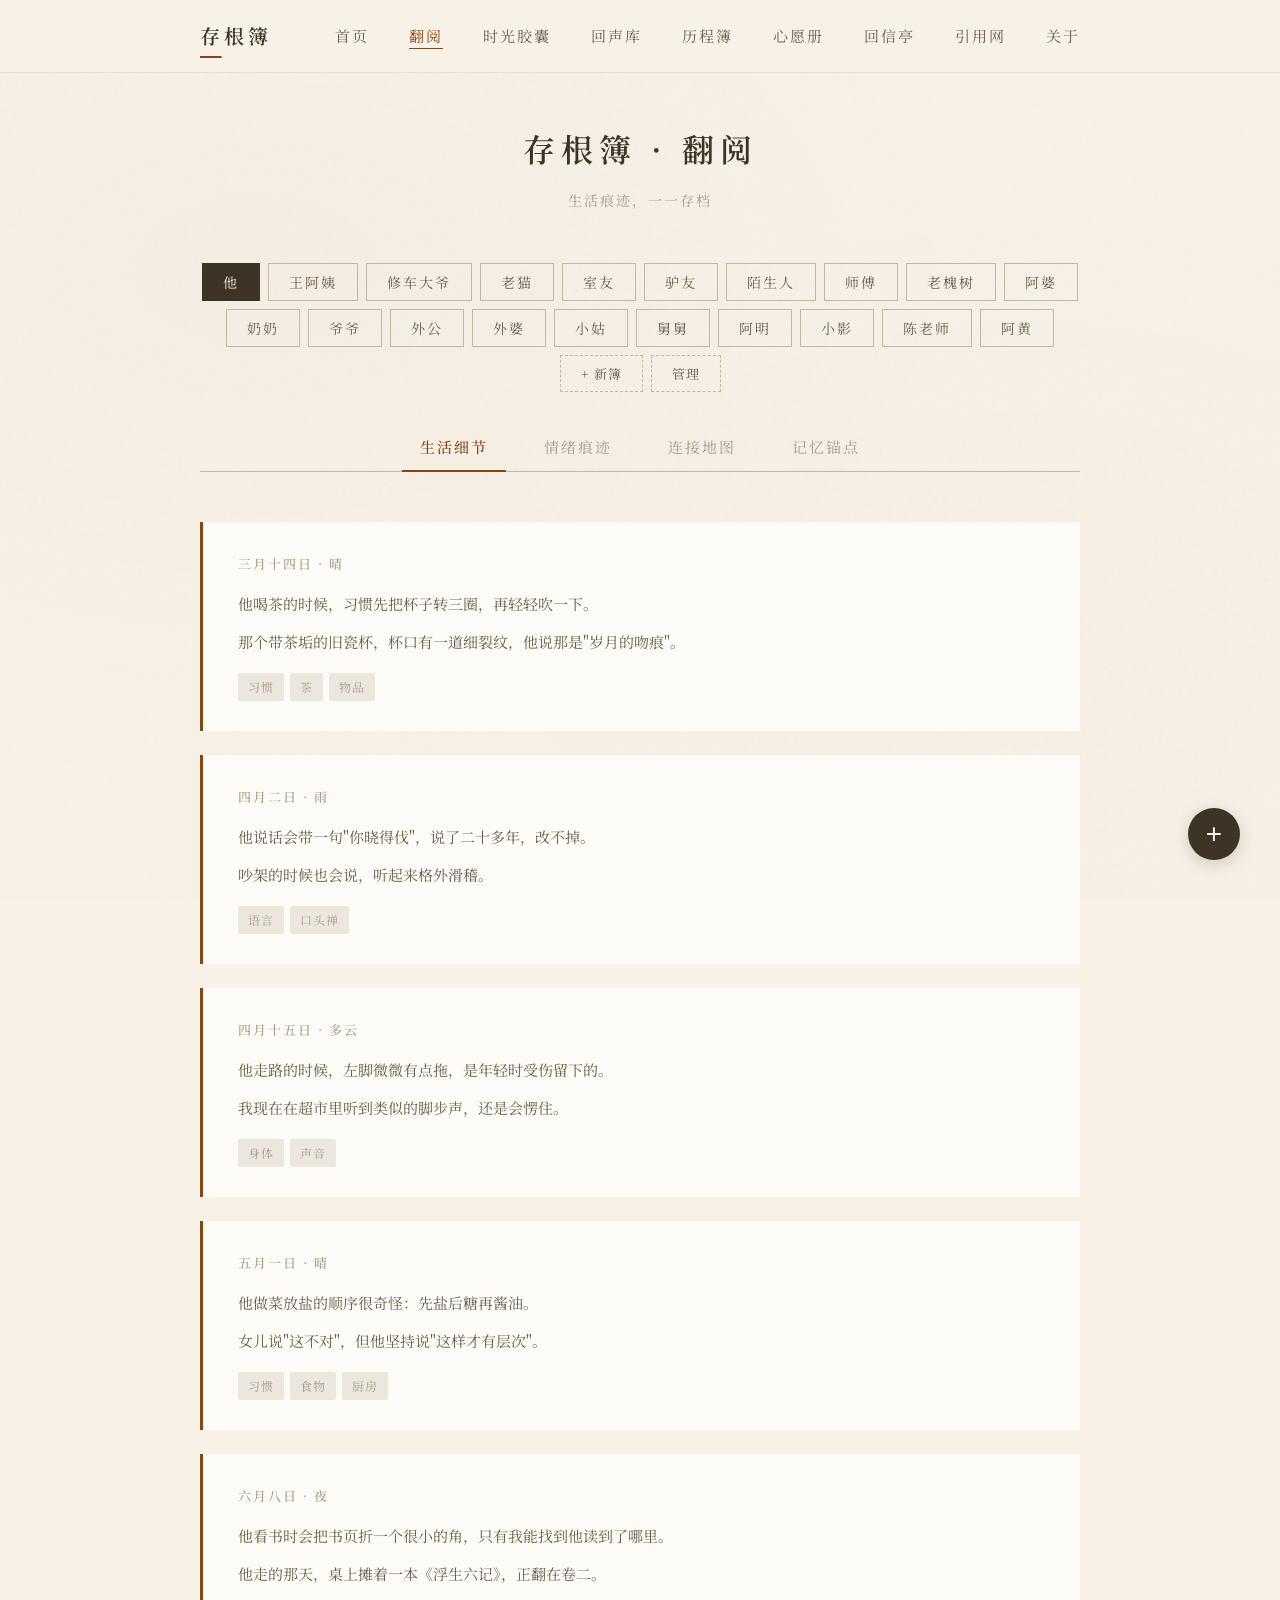
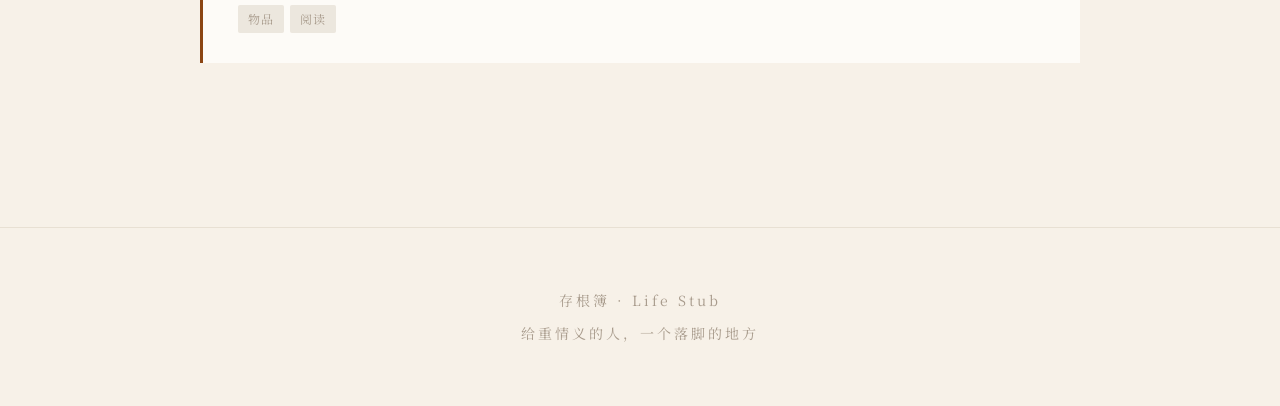
<file: life-stub/demo.html>
<!DOCTYPE html>
<html lang="zh-CN">
<head>
<meta charset="UTF-8">
<meta name="viewport" content="width=device-width, initial-scale=1.0">
<title>翻阅 · 生活存根簿</title>
<link rel="stylesheet" href="style.css?v=0.9">
</head>
<body>
<div class="paper-texture"></div>

<nav class="nav">
  <div class="nav-inner">
    <a href="index.html" class="nav-logo">存根簿</a>
    <ul class="nav-links">
      <li><a href="index.html">首页</a></li>
      <li><a href="demo.html" class="active">翻阅</a></li>
      <li><a href="capsule/capsule.html">时光胶囊</a></li>
      <li><a href="echo/echo.html">回声库</a></li>
      <li><a href="journey/journey.html">历程簿</a></li>
      <li><a href="wishlist/wishlist.html">心愿册</a></li>
      <li><a href="mail/mail.html">回信亭</a></li>
      <li><a href="links/links.html">引用网</a></li>
      <li><a href="about.html">关于</a></li>
    </ul>
  </div>
</nav>

<main class="main">
  <section class="reader">
    <div class="reader-header">
      <h1 class="reader-title">存根簿 · 翻阅</h1>
      <p class="reader-sub">生活痕迹，一一存档</p>
    </div>

    <!-- 存根簿切换 -->
    <div class="stub-switcher" id="stubSwitcher"></div>

    <div class="reader-tabs">
      <button class="tab active" data-tab="details">生活细节</button>
      <button class="tab" data-tab="emotions">情绪痕迹</button>
      <button class="tab" data-tab="connections">连接地图</button>
      <button class="tab" data-tab="anchors">记忆锚点</button>
    </div>

    <div class="reader-content">
      <div class="tab-panel active" id="details"></div>
      <div class="tab-panel" id="emotions"></div>
      <div class="tab-panel" id="connections"></div>
      <div class="tab-panel" id="anchors"></div>
    </div>

    <!-- 添加按钮 -->
    <button class="fab" id="fabAdd" title="添加条目">+</button>
  </section>
</main>

<!-- 添加条目弹窗 -->
<div class="modal-overlay" id="modalOverlay">
  <div class="modal" id="modal">
    <div class="modal-header">
      <h2 class="modal-title" id="modalTitle">添加条目</h2>
      <button class="modal-close" id="modalClose">&times;</button>
    </div>
    <div class="modal-body" id="modalBody"></div>
  </div>
</div>

<!-- 存根簿管理弹窗 -->
<div class="modal-overlay" id="stubModalOverlay">
  <div class="modal" id="stubModal">
    <div class="modal-header">
      <h2 class="modal-title">存根簿管理</h2>
      <button class="modal-close" id="stubModalClose">&times;</button>
    </div>
    <div class="modal-body" id="stubModalBody"></div>
  </div>
</div>

<footer class="footer">
  <p>存根簿 · Life Stub</p>
  <p class="footer-sub">给重情义的人，一个落脚的地方</p>
</footer>

<script src="data.js?v=0.9"></script>
<script src="render.js?v=0.9"></script>
<script src="script.js?v=0.9"></script>
</body>
</html>
</file>
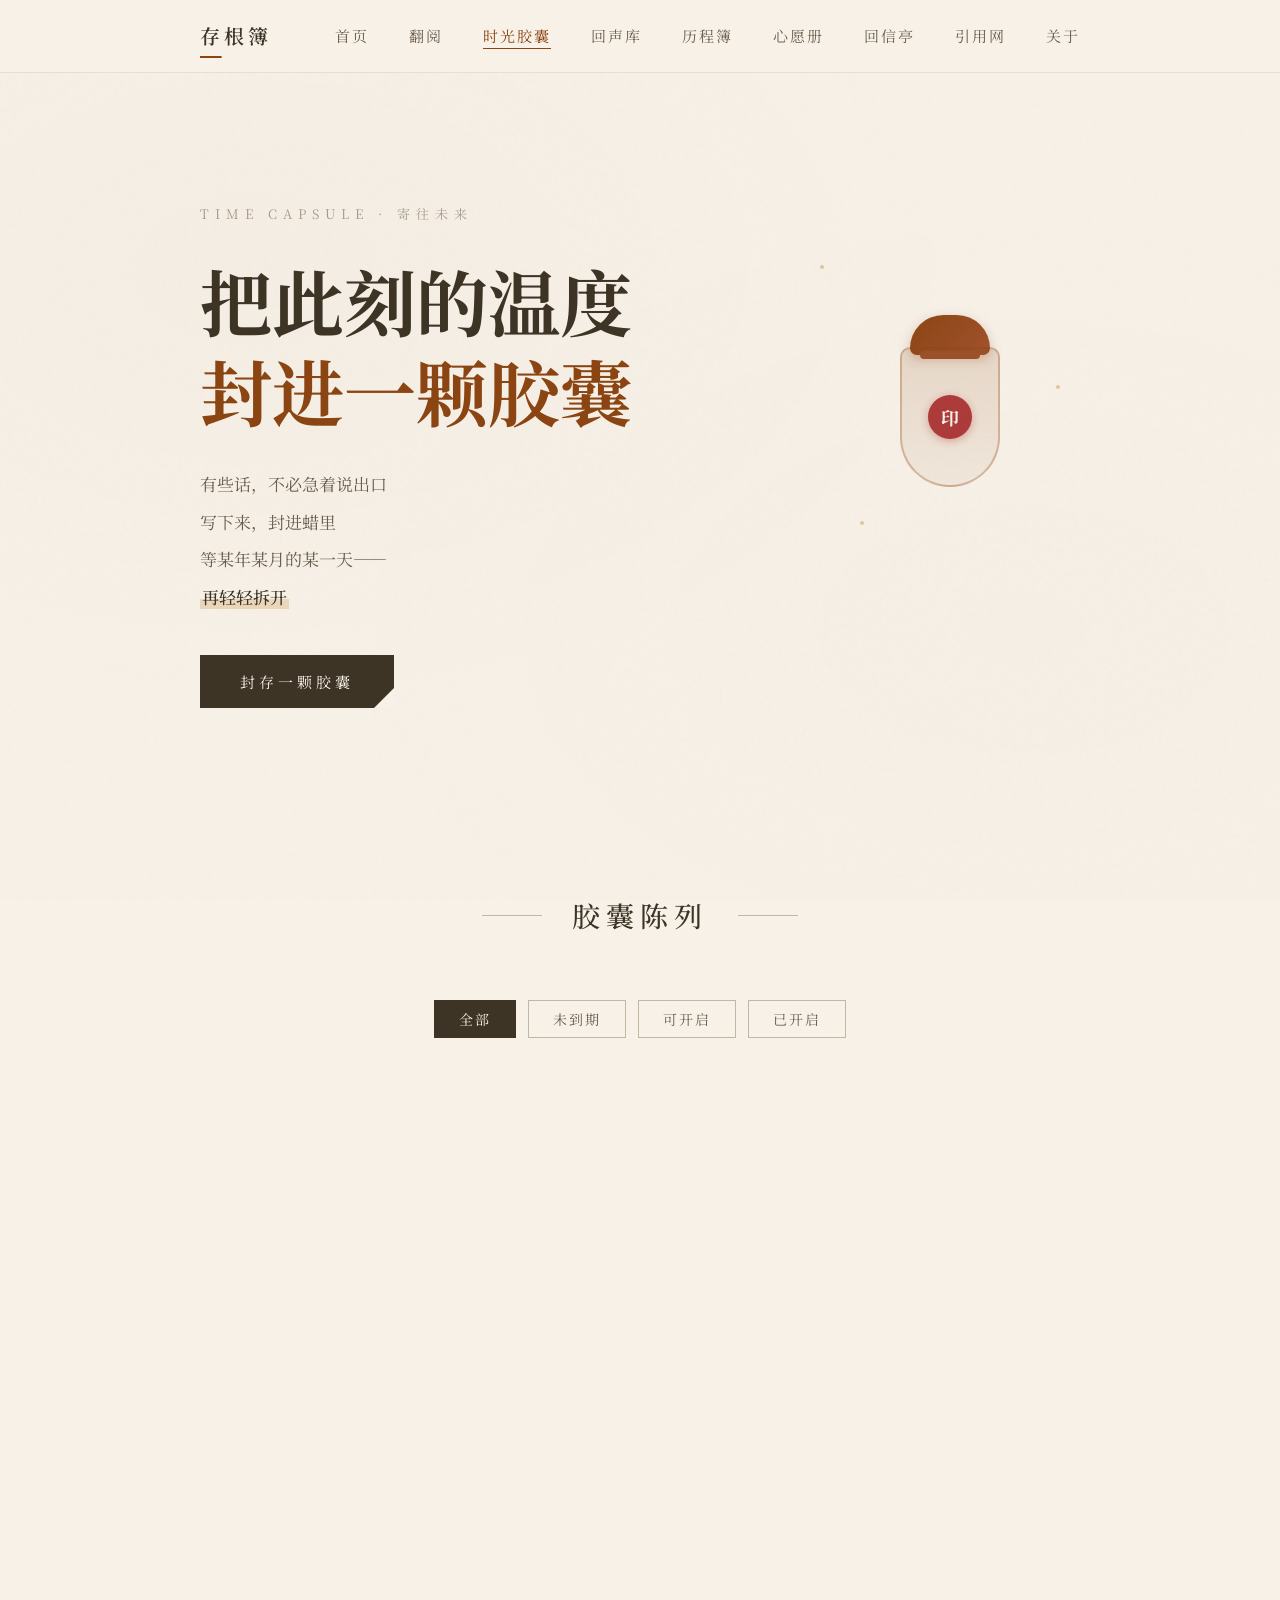
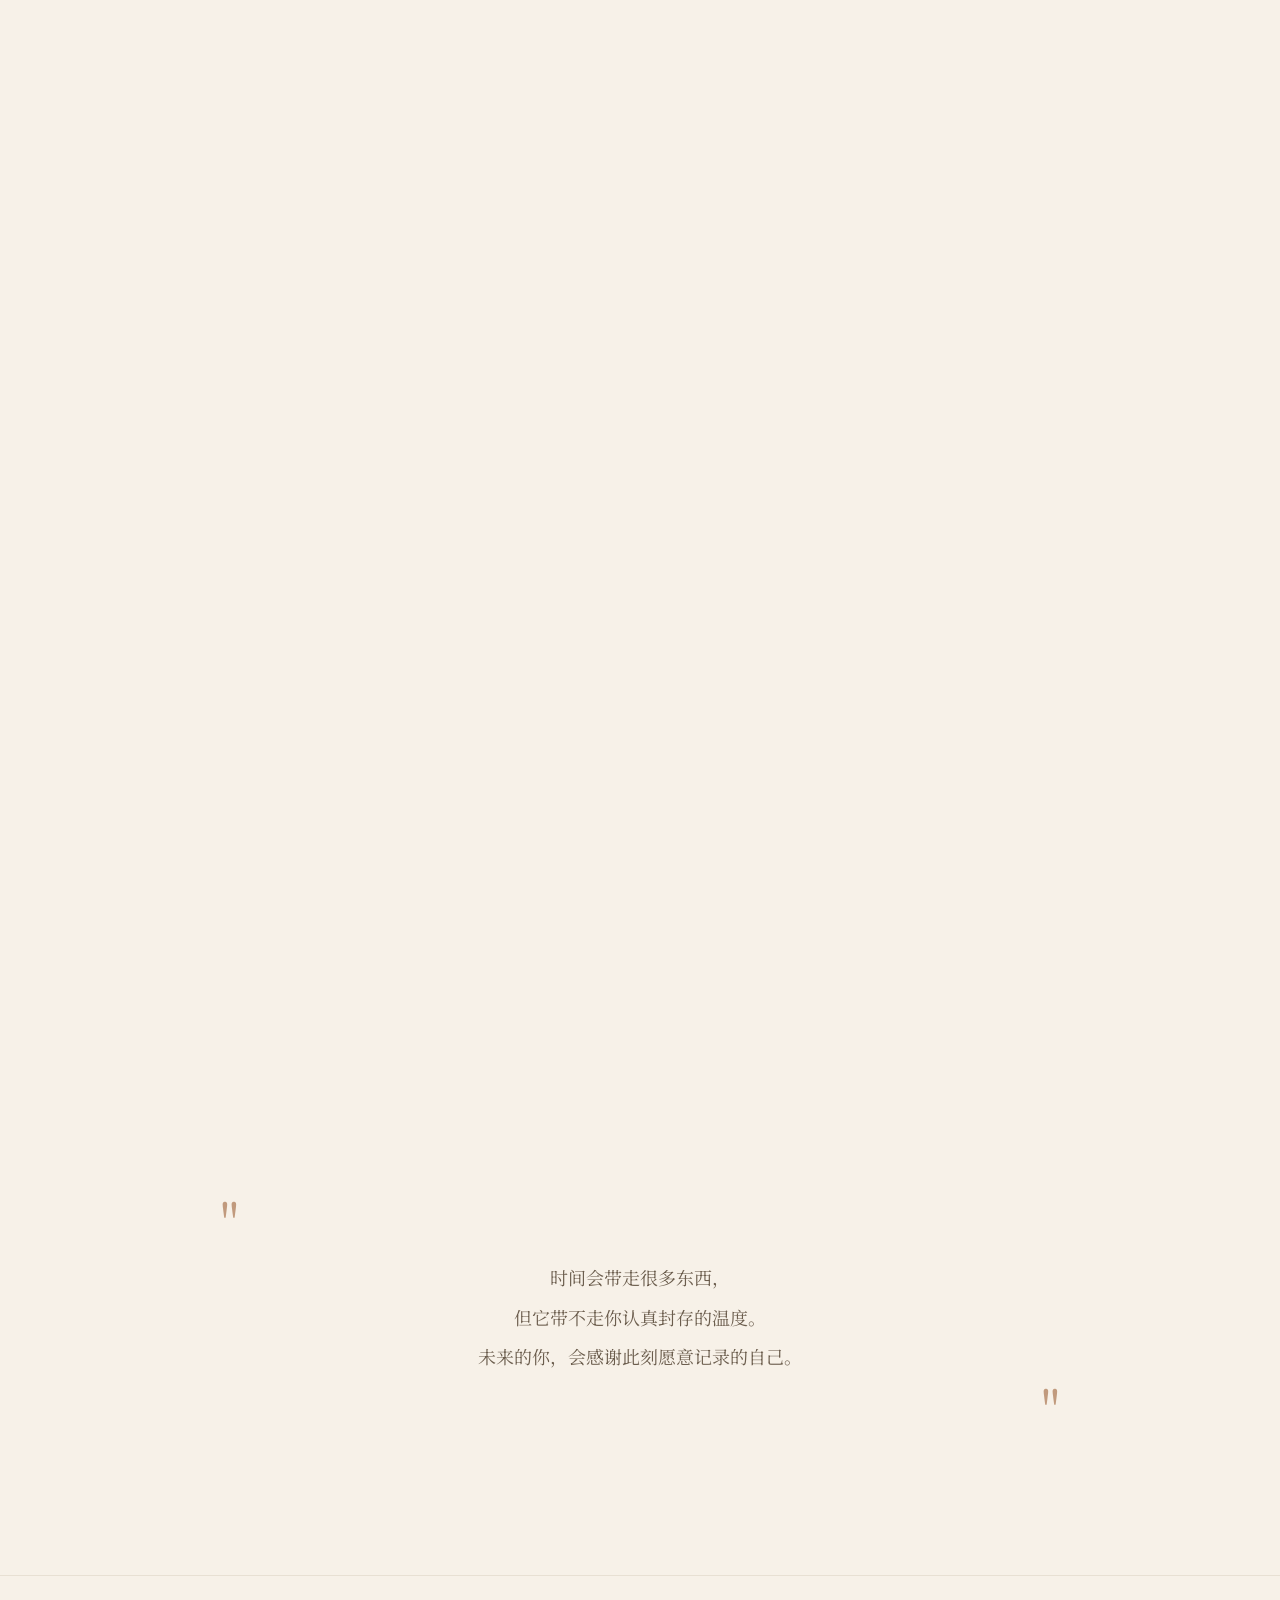
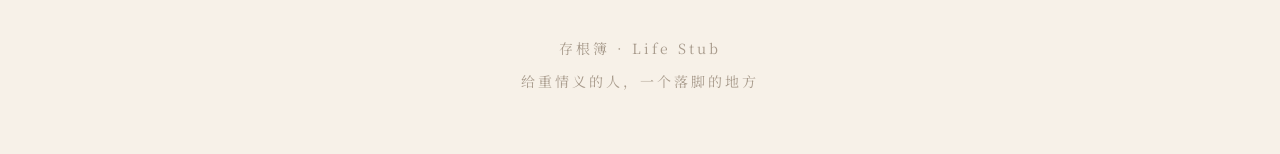
<file: life-stub/capsule/capsule.html>
<!DOCTYPE html>
<html lang="zh-CN">
<head>
<meta charset="UTF-8">
<meta name="viewport" content="width=device-width, initial-scale=1.0">
<title>时光胶囊 · 寄往未来</title>
<link rel="stylesheet" href="../style.css?v=0.9">
<link rel="stylesheet" href="capsule.css?v=0.9">
</head>
<body>
<div class="paper-texture"></div>

<nav class="nav">
  <div class="nav-inner">
    <a href="../index.html" class="nav-logo">存根簿</a>
    <ul class="nav-links">
      <li><a href="../index.html">首页</a></li>
      <li><a href="../demo.html">翻阅</a></li>
      <li><a href="capsule.html" class="active">时光胶囊</a></li>
      <li><a href="../echo/echo.html">回声库</a></li>
      <li><a href="../journey/journey.html">历程簿</a></li>
      <li><a href="../wishlist/wishlist.html">心愿册</a></li>
      <li><a href="../mail/mail.html">回信亭</a></li>
      <li><a href="../links/links.html">引用网</a></li>
      <li><a href="../about.html">关于</a></li>
    </ul>
  </div>
</nav>

<main class="main">
  <!-- Hero -->
  <section class="cap-hero">
    <div class="cap-hero-inner">
      <p class="cap-hero-sub">TIME CAPSULE · 寄往未来</p>
      <h1 class="cap-hero-title">
        <span class="line">把此刻的温度</span>
        <span class="line accent">封进一颗胶囊</span>
      </h1>
      <p class="cap-hero-desc">
        有些话，不必急着说出口<br>
        写下来，封进蜡里<br>
        等某年某月的某一天——<br>
        <span class="highlight">再轻轻拆开</span>
      </p>
      <button class="cap-create-btn" id="createBtn">
        <span>封存一颗胶囊</span>
        <div class="btn-fold"></div>
      </button>
    </div>
    <div class="cap-hero-deco">
      <div class="floating-capsule">
        <div class="cap-shape">
          <div class="cap-top"></div>
          <div class="cap-body">
            <div class="cap-seal">印</div>
          </div>
        </div>
      </div>
      <div class="stars s1"></div>
      <div class="stars s2"></div>
      <div class="stars s3"></div>
    </div>
  </section>

  <!-- 胶囊墙 -->
  <section class="cap-wall">
    <div class="section-header">
      <div class="section-line"></div>
      <h2 class="section-title">胶囊陈列</h2>
      <div class="section-line"></div>
    </div>

    <div class="cap-filter">
      <button class="filter-btn active" data-filter="all">全部</button>
      <button class="filter-btn" data-filter="locked">未到期</button>
      <button class="filter-btn" data-filter="unlocked">可开启</button>
      <button class="filter-btn" data-filter="opened">已开启</button>
    </div>

    <div class="cap-grid" id="capGrid"></div>
  </section>

  <!-- 底部引言 -->
  <section class="cap-quote">
    <div class="quote-mark open">"</div>
    <p>时间会带走很多东西，<br>
    但它带不走你认真封存的温度。<br>
    未来的你，会感谢此刻愿意记录的自己。</p>
    <div class="quote-mark close">"</div>
  </section>
</main>

<!-- 创建胶囊弹窗 -->
<div class="modal-overlay" id="createOverlay">
  <div class="modal">
    <div class="modal-header">
      <h2 class="modal-title">封存一颗胶囊</h2>
      <button class="modal-close" id="createClose">&times;</button>
    </div>
    <div class="modal-body">
      <form id="createForm" class="add-form">
        <label>胶囊标题
          <input name="title" placeholder="给一年后的自己" required>
        </label>
        <label>胶囊类型
          <select name="type">
            <option value="self">给自己</option>
            <option value="memory">记忆片段</option>
            <option value="anniversary">纪念日</option>
            <option value="child">给孩子</option>
            <option value="love">给爱人</option>
            <option value="letter">给某个人</option>
          </select>
        </label>
        <label>心情底色
          <select name="mood">
            <option value="warm">温暖</option>
            <option value="soft">柔软</option>
            <option value="happy">开心</option>
            <option value="sad">难过</option>
            <option value="calm">平静</option>
          </select>
        </label>
        <label>开启时间
          <input type="date" name="unlockDate" required>
        </label>
        <label>信的内容
          <div class="cap-tpl-list" id="capTplList">
            <button type="button" class="cap-tpl-btn" data-tpl="此刻我坐在窗边，外面是初夏的风。\n\n我还记得那天发生的事。如果未来的你看到这封信，希望你已经不再为那件事纠结——不是忘记了，而是已经过去了。">一年后的自己</button>
            <button type="button" class="cap-tpl-btn" data-tpl="今天是你出生的第___天。\n\n你还在睡，我不知道你将来会不会看到这封信。\n\n但我想告诉你：你是被期待的。">给孩子的话</button>
            <button type="button" class="cap-tpl-btn" data-tpl="如果我们还在一起，这封信就是多余的。\n\n如果不在了，这封信就是见证——我们曾经好过。\n\n今天发生了一件小事，让我想封存这一刻。">给某个人</button>
            <button type="button" class="cap-tpl-btn" data-tpl="现在的我正在低谷。\n\n如果你打开这封信时已经走出来了，请回头谢谢那个撑过来的自己。\n\n如果还没有，那就再多撑一会儿。">低谷时封存</button>
            <button type="button" class="cap-tpl-btn" data-tpl="今天是___纪念日。\n\n当时觉得这天很重要，现在不确定了。\n\n不管怎样，我记录下了此刻的心情，这就够了。">纪念日</button>
          </div>
          <textarea name="letter" rows="6" placeholder="选上面的模板，或者自己写..." required></textarea>
        </label>
        <button type="submit" class="add-submit">封蜡 · 寄出</button>
      </form>
    </div>
  </div>
</div>

<!-- 开启胶囊弹窗 -->
<div class="modal-overlay" id="openOverlay">
  <div class="modal cap-open-modal">
    <div class="modal-header">
      <h2 class="modal-title" id="openTitle">胶囊</h2>
      <button class="modal-close" id="openClose">&times;</button>
    </div>
    <div class="modal-body" id="openBody">
    </div>
  </div>
</div>

<footer class="footer">
  <p>存根簿 · Life Stub</p>
  <p class="footer-sub">给重情义的人，一个落脚的地方</p>
</footer>

<script src="capsule-data.js?v=0.9"></script>
<script src="capsule-render.js?v=0.9"></script>
</body>
</html>
</file>
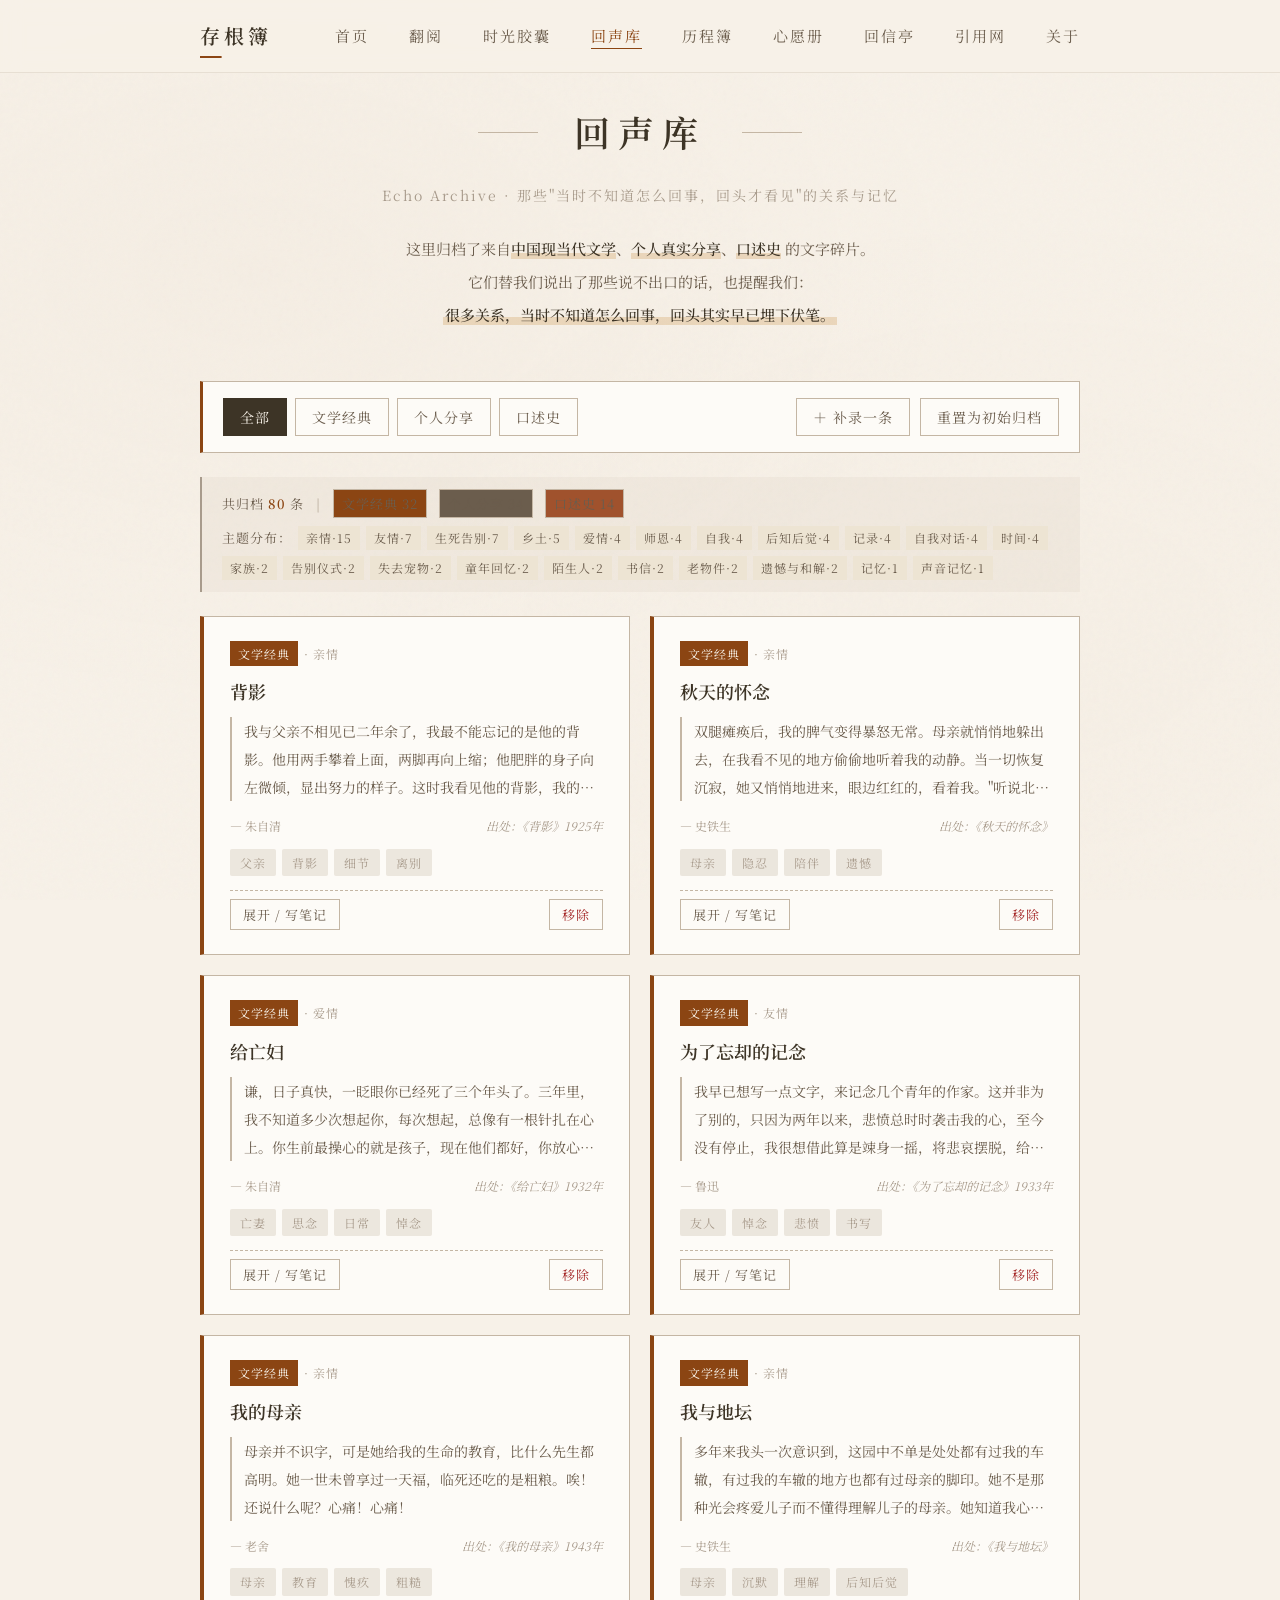
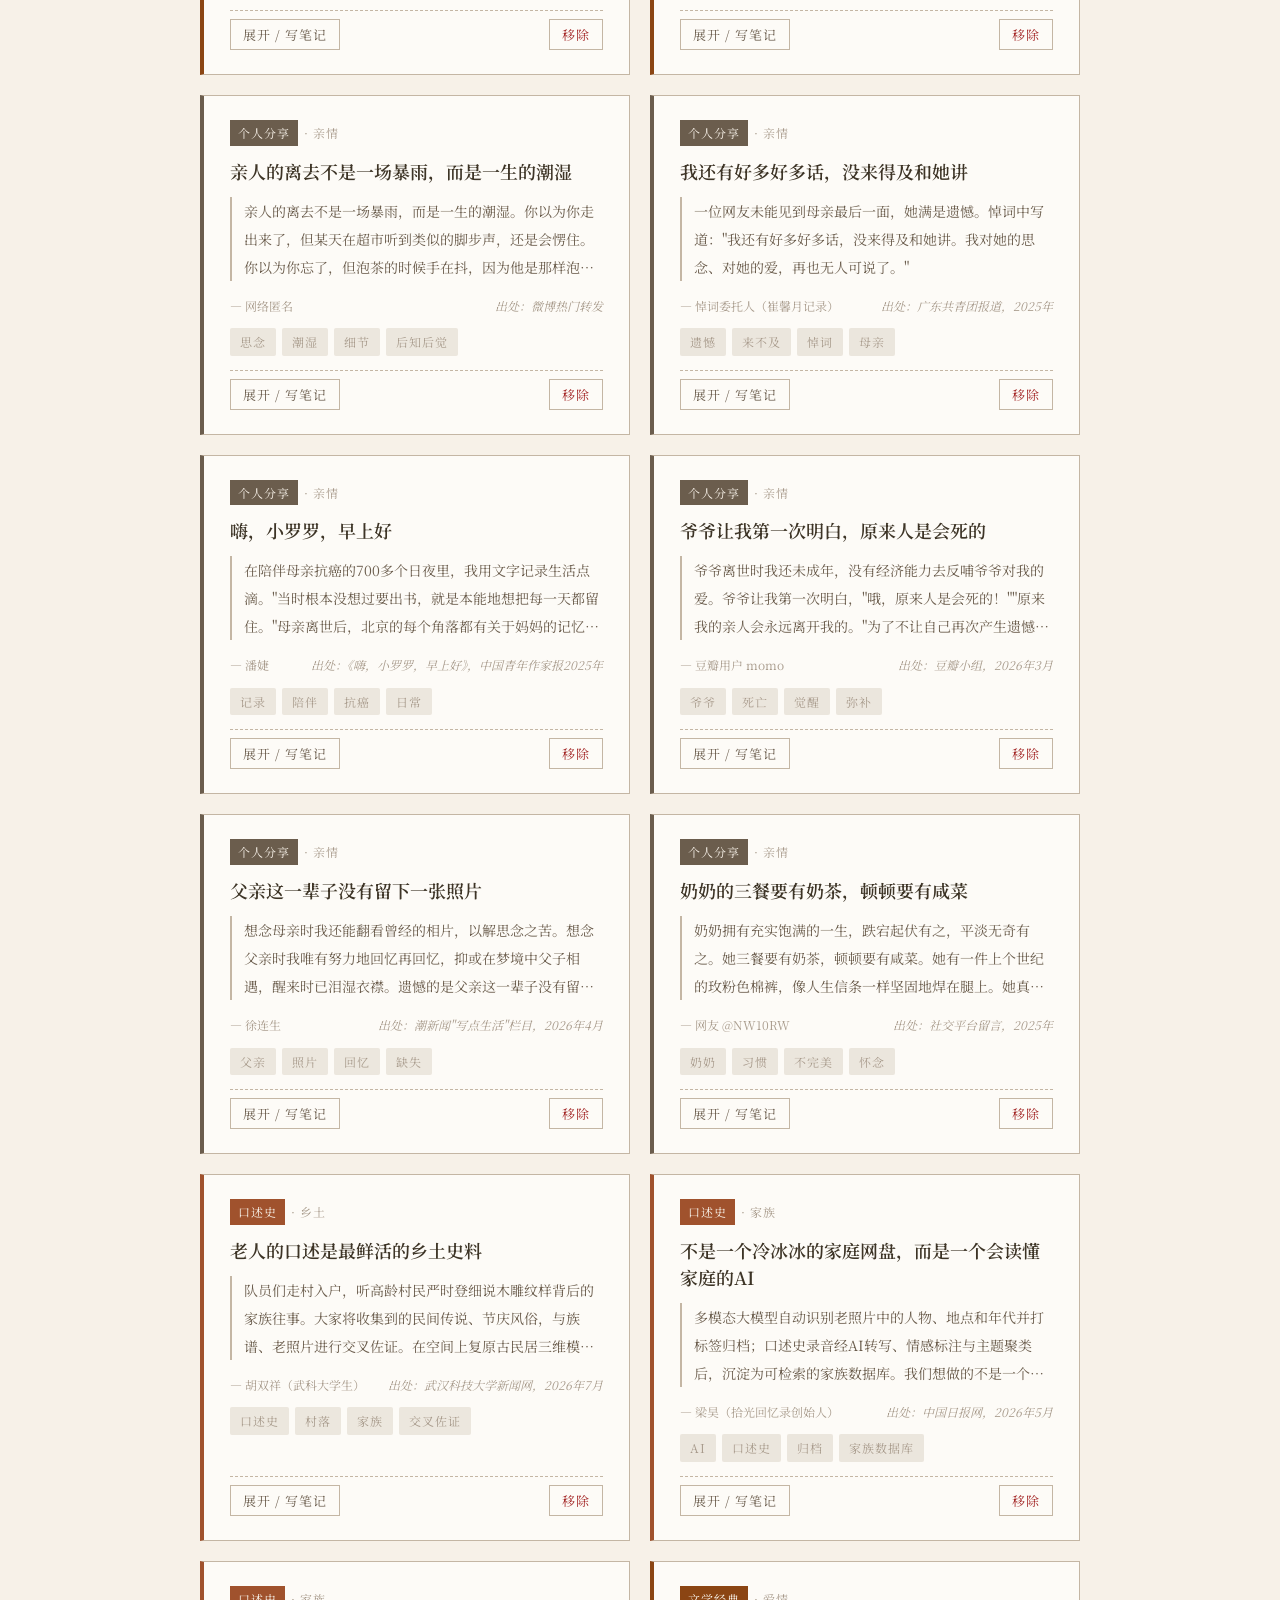
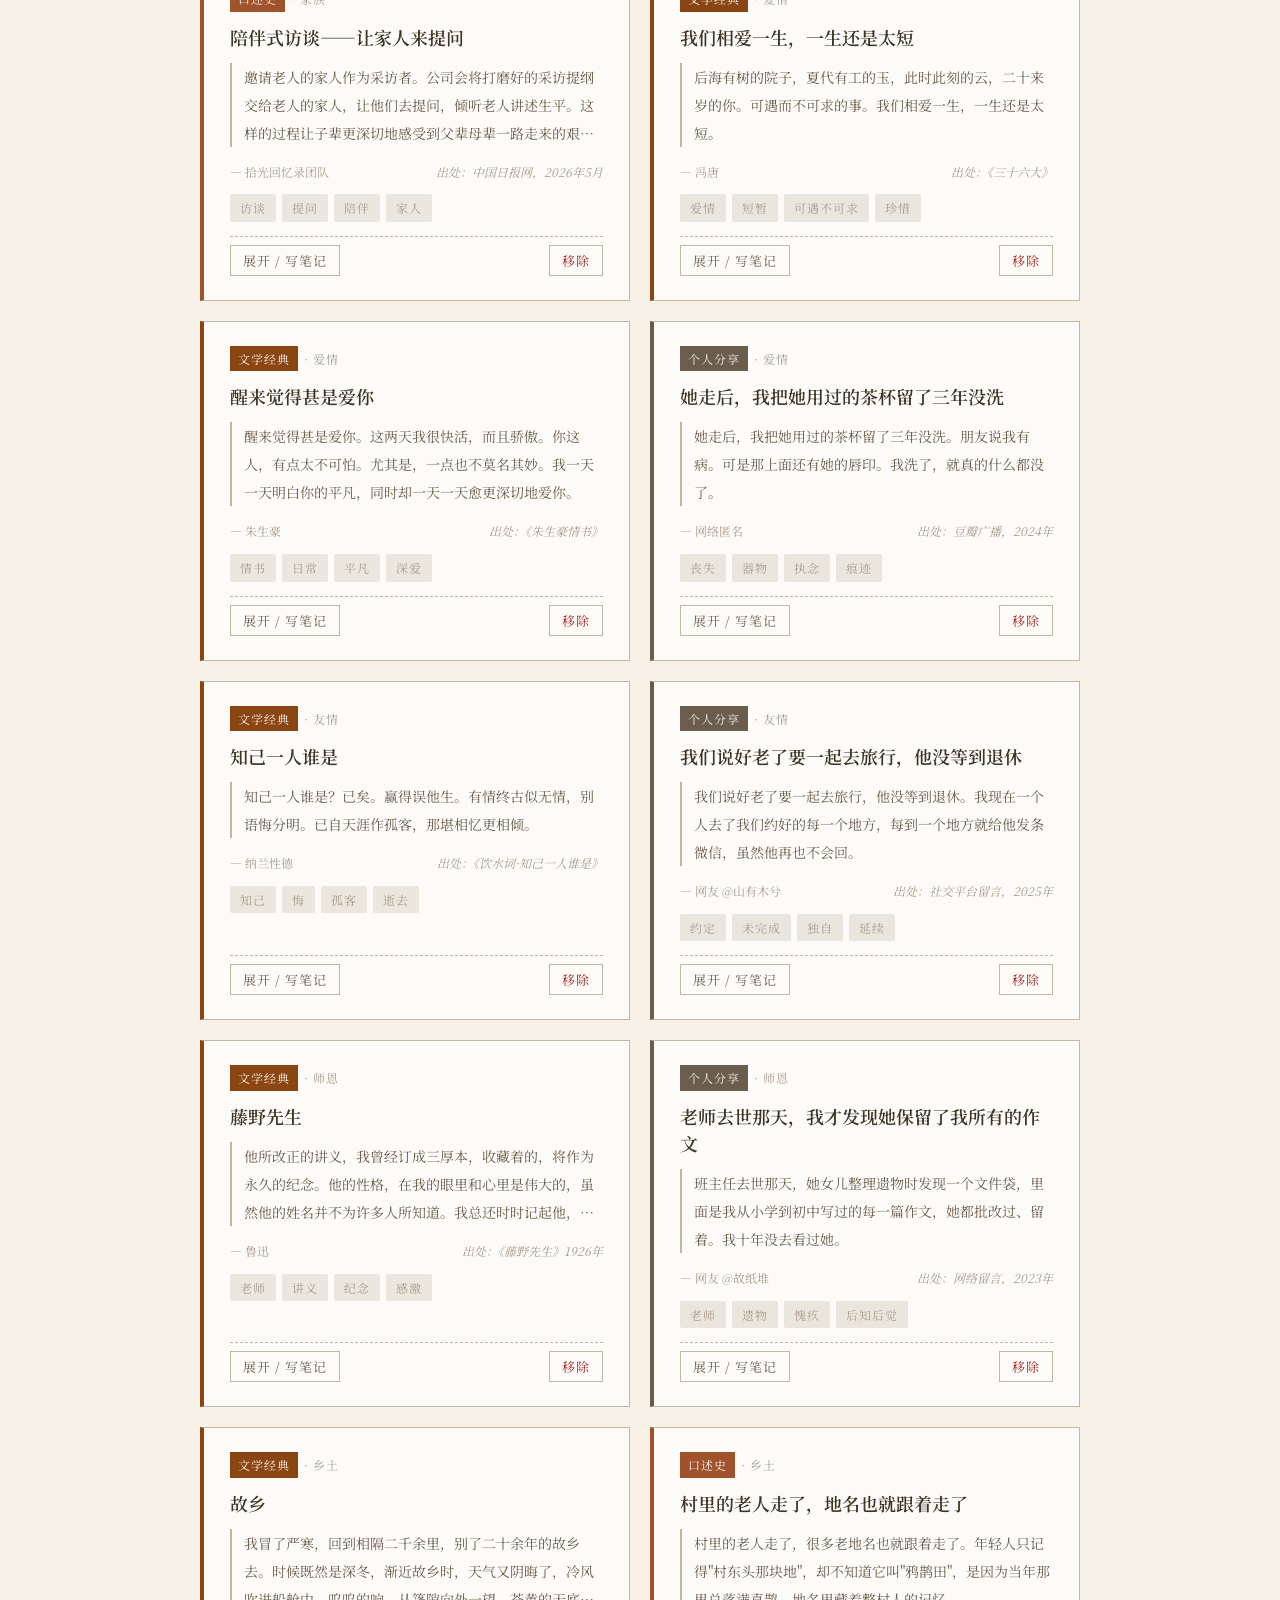
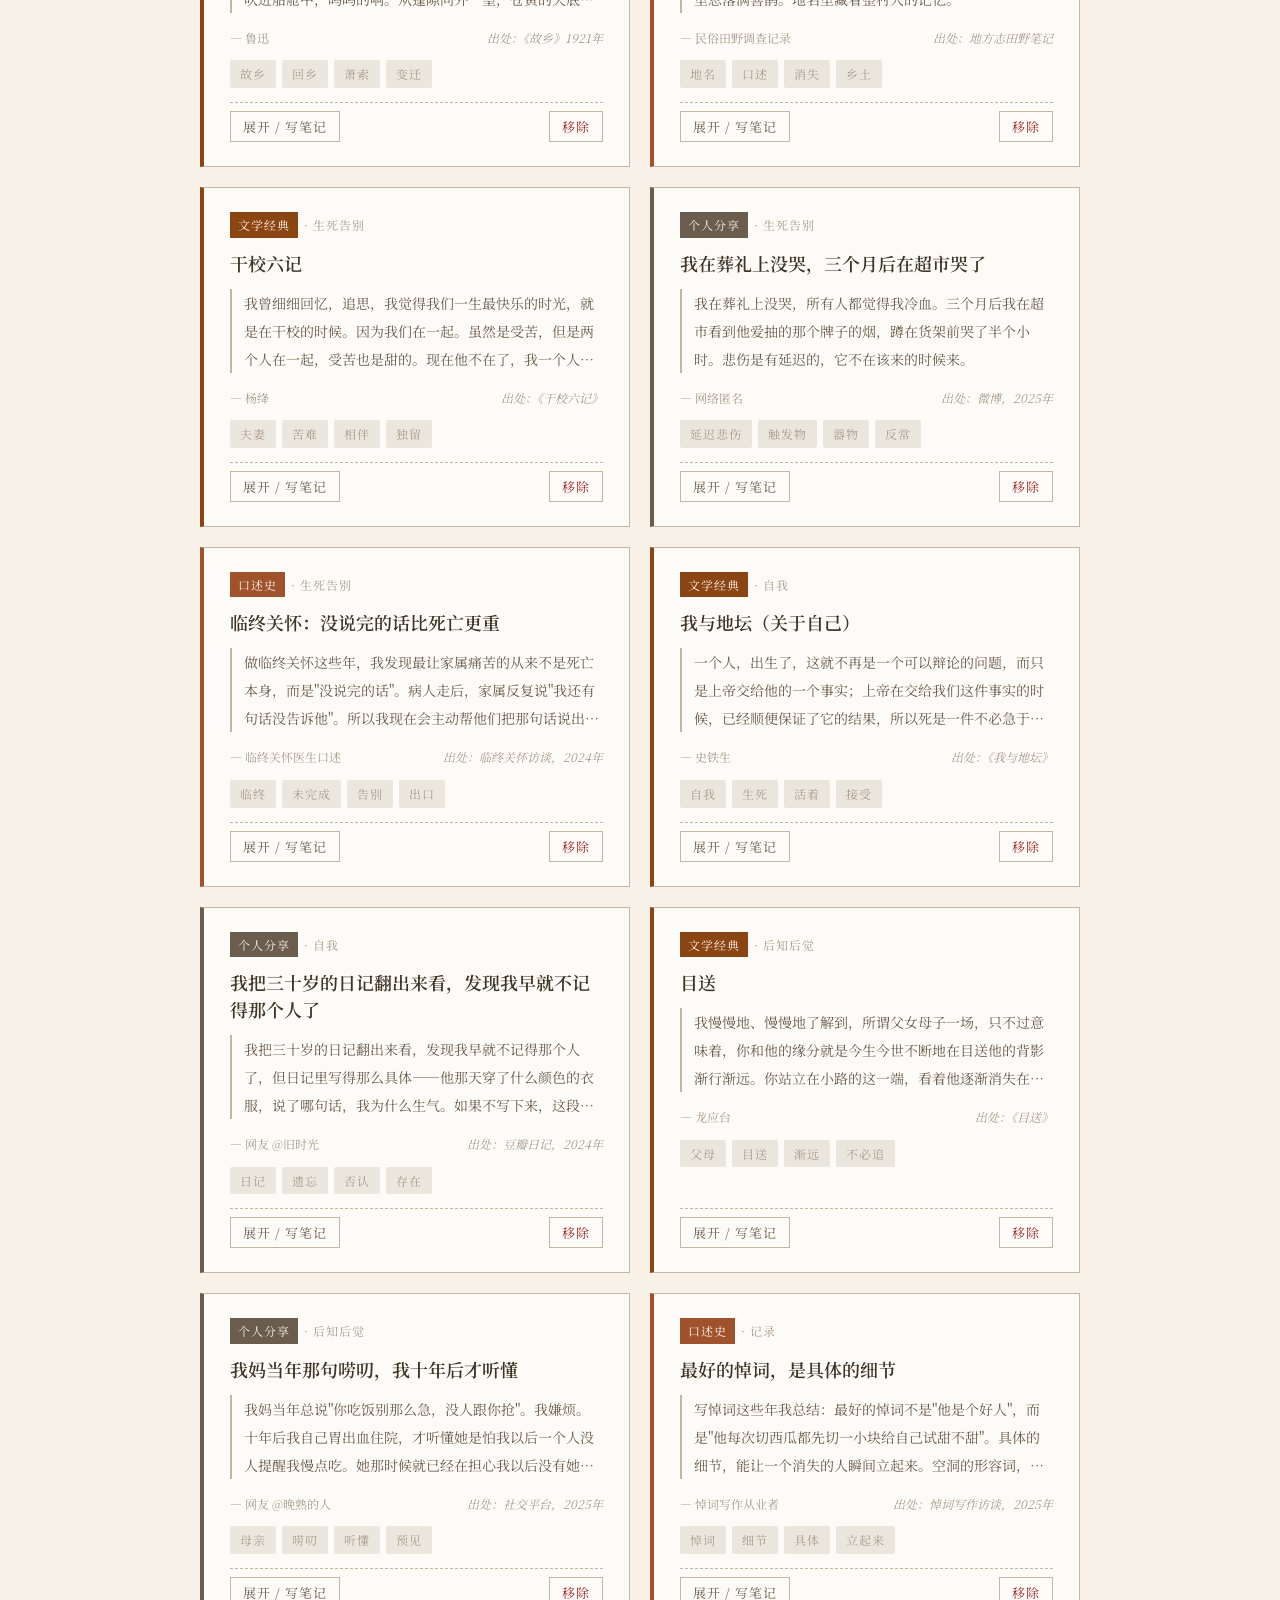
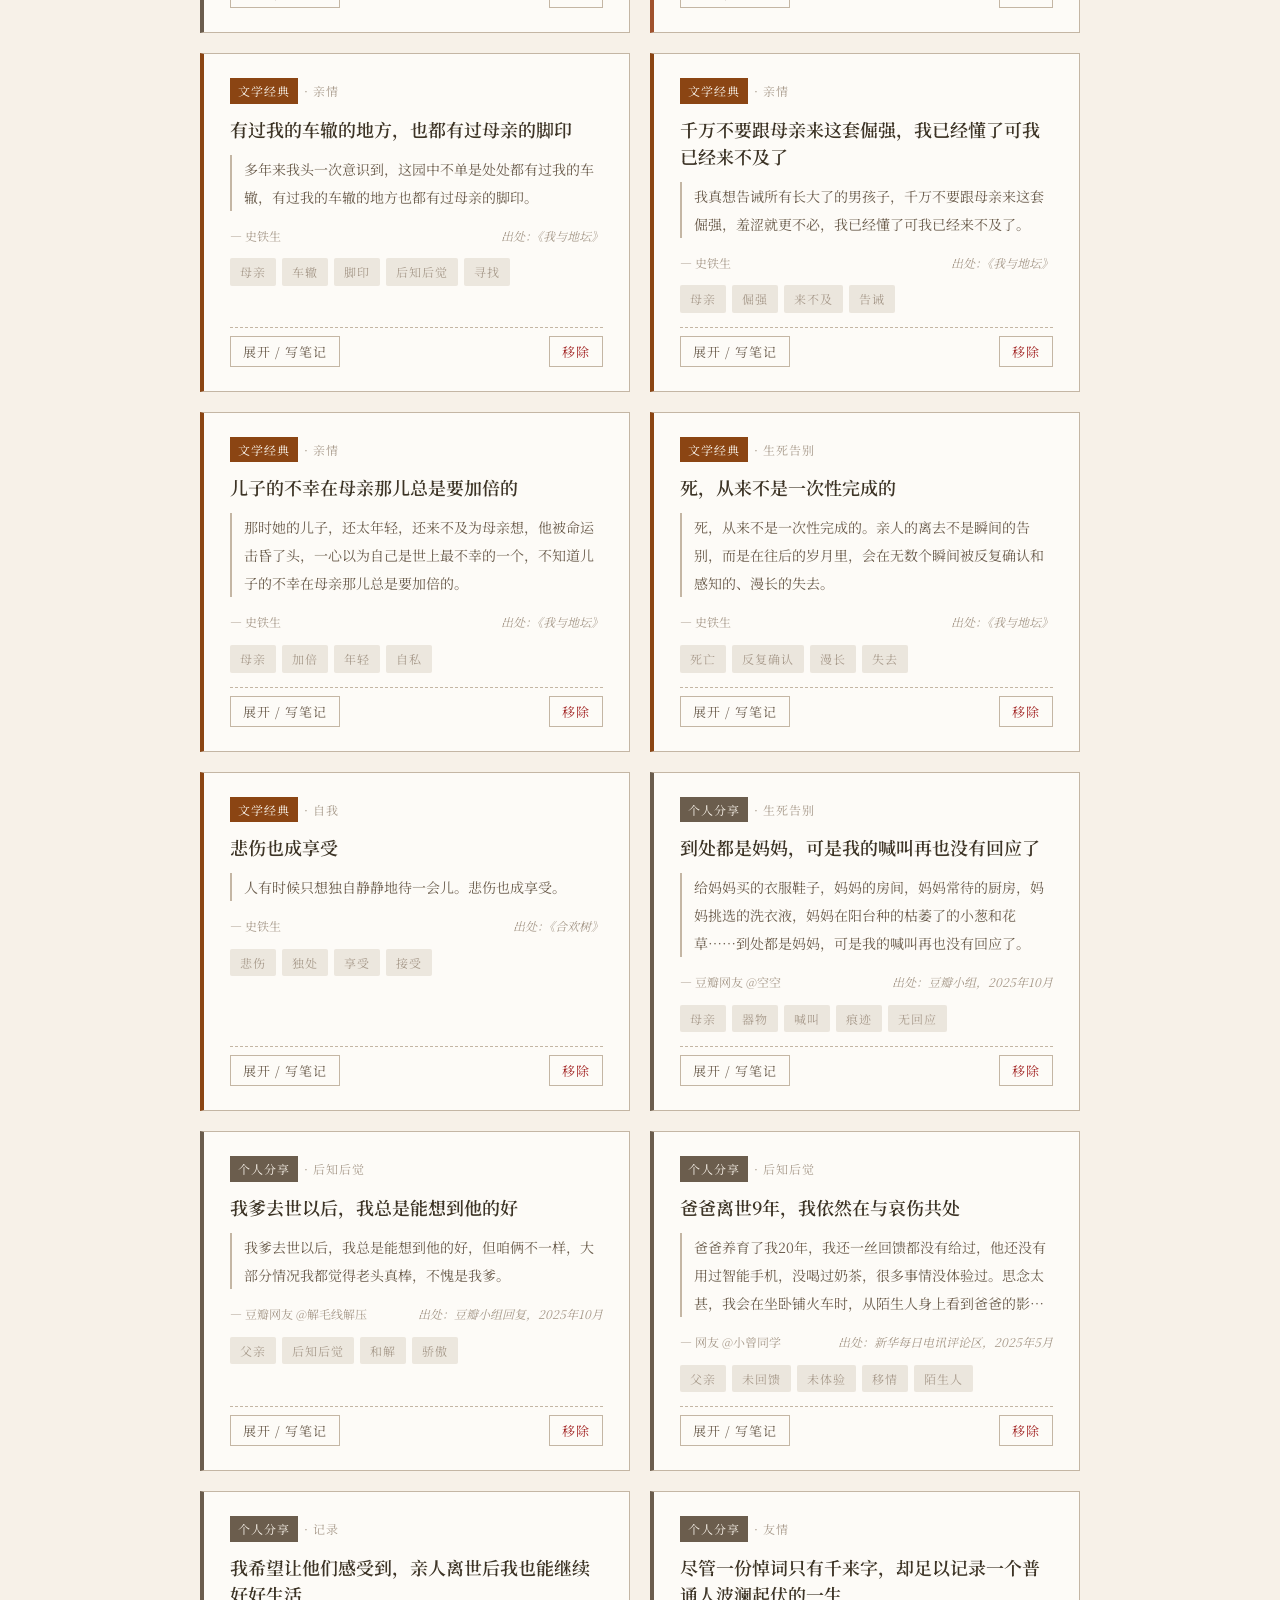
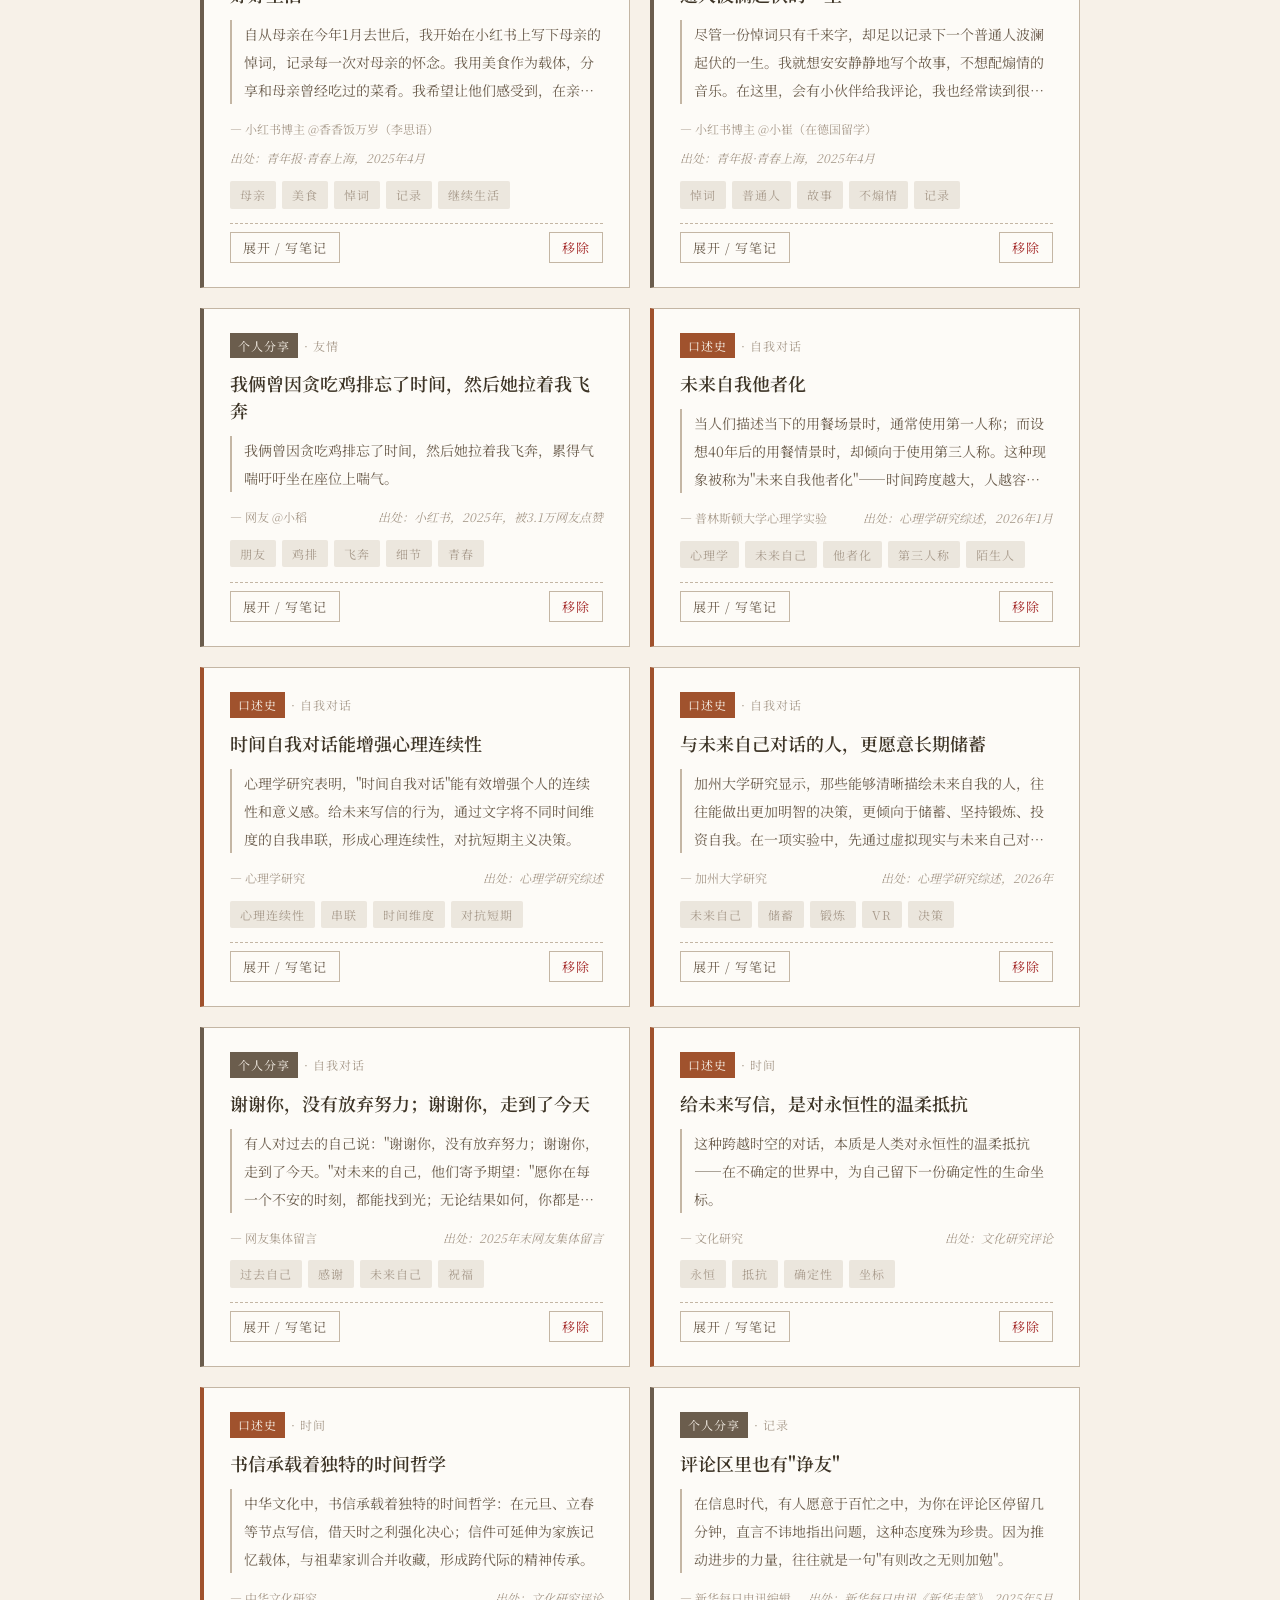
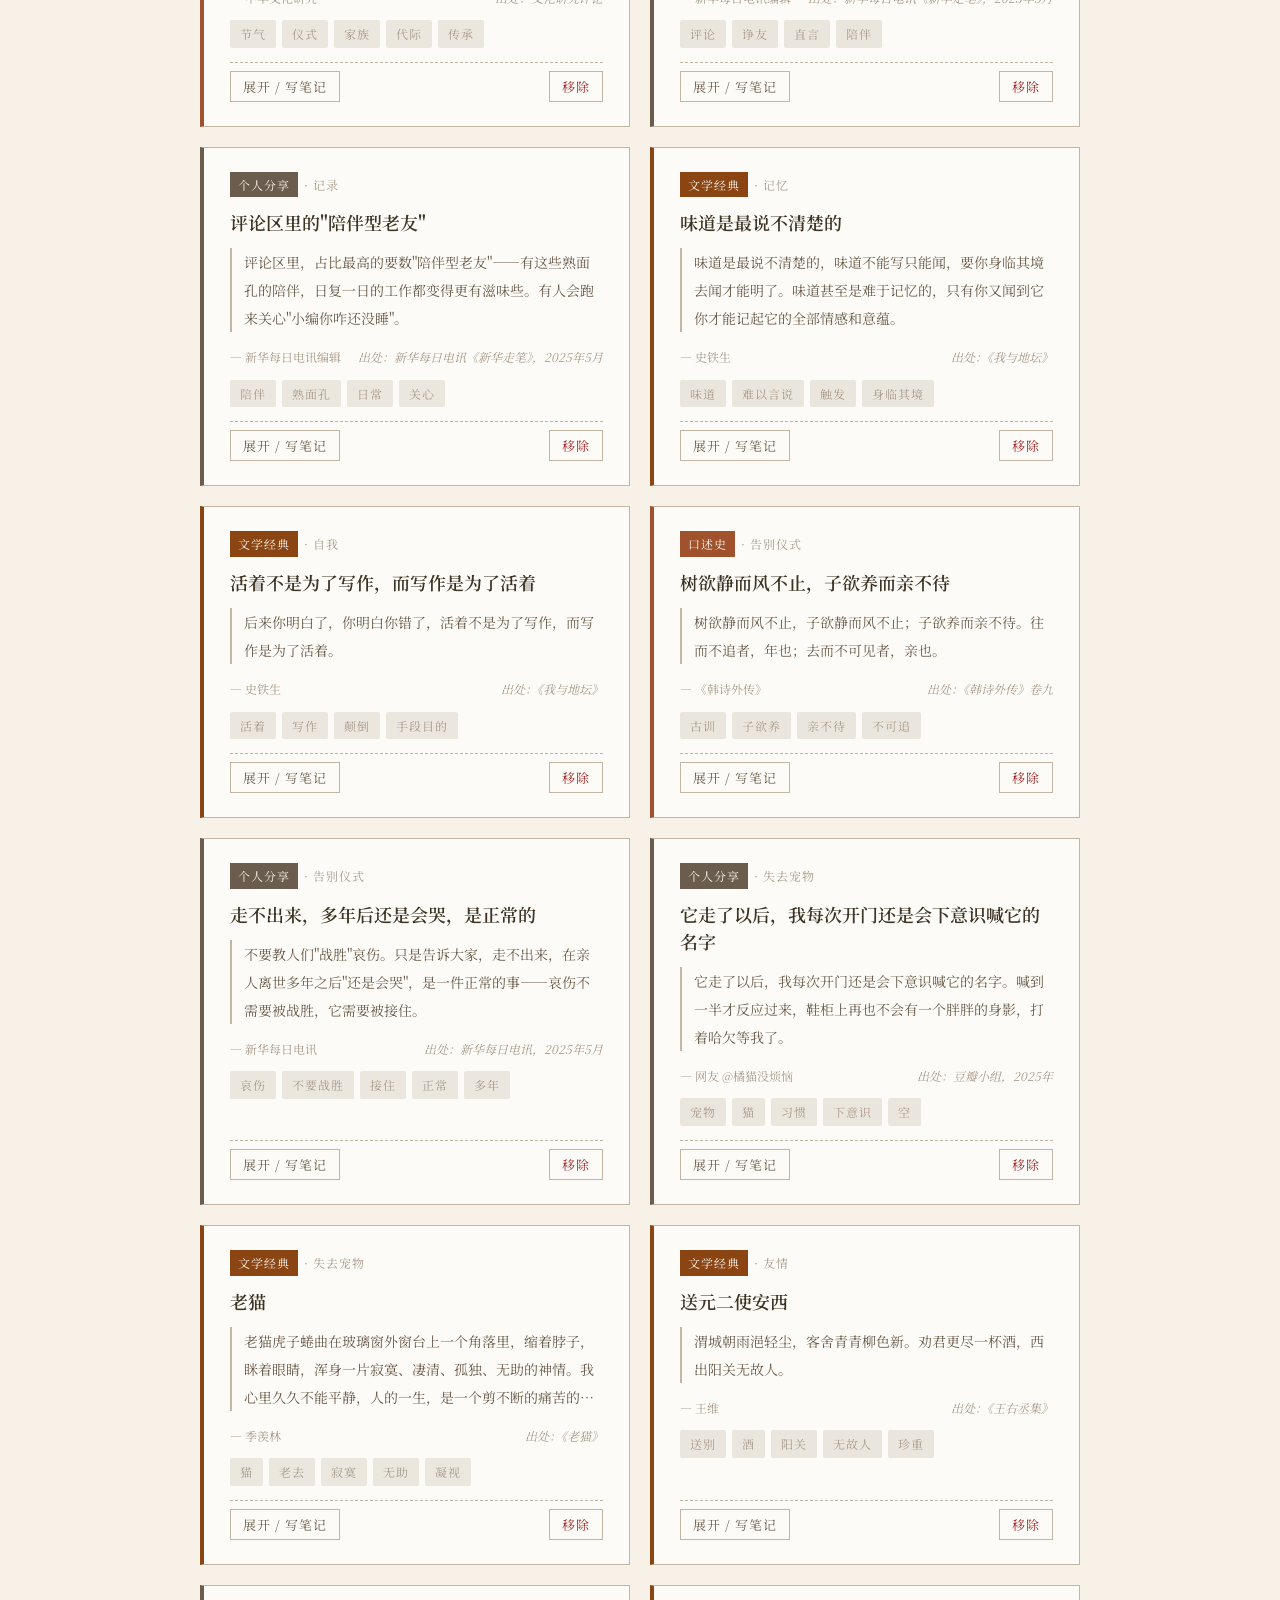
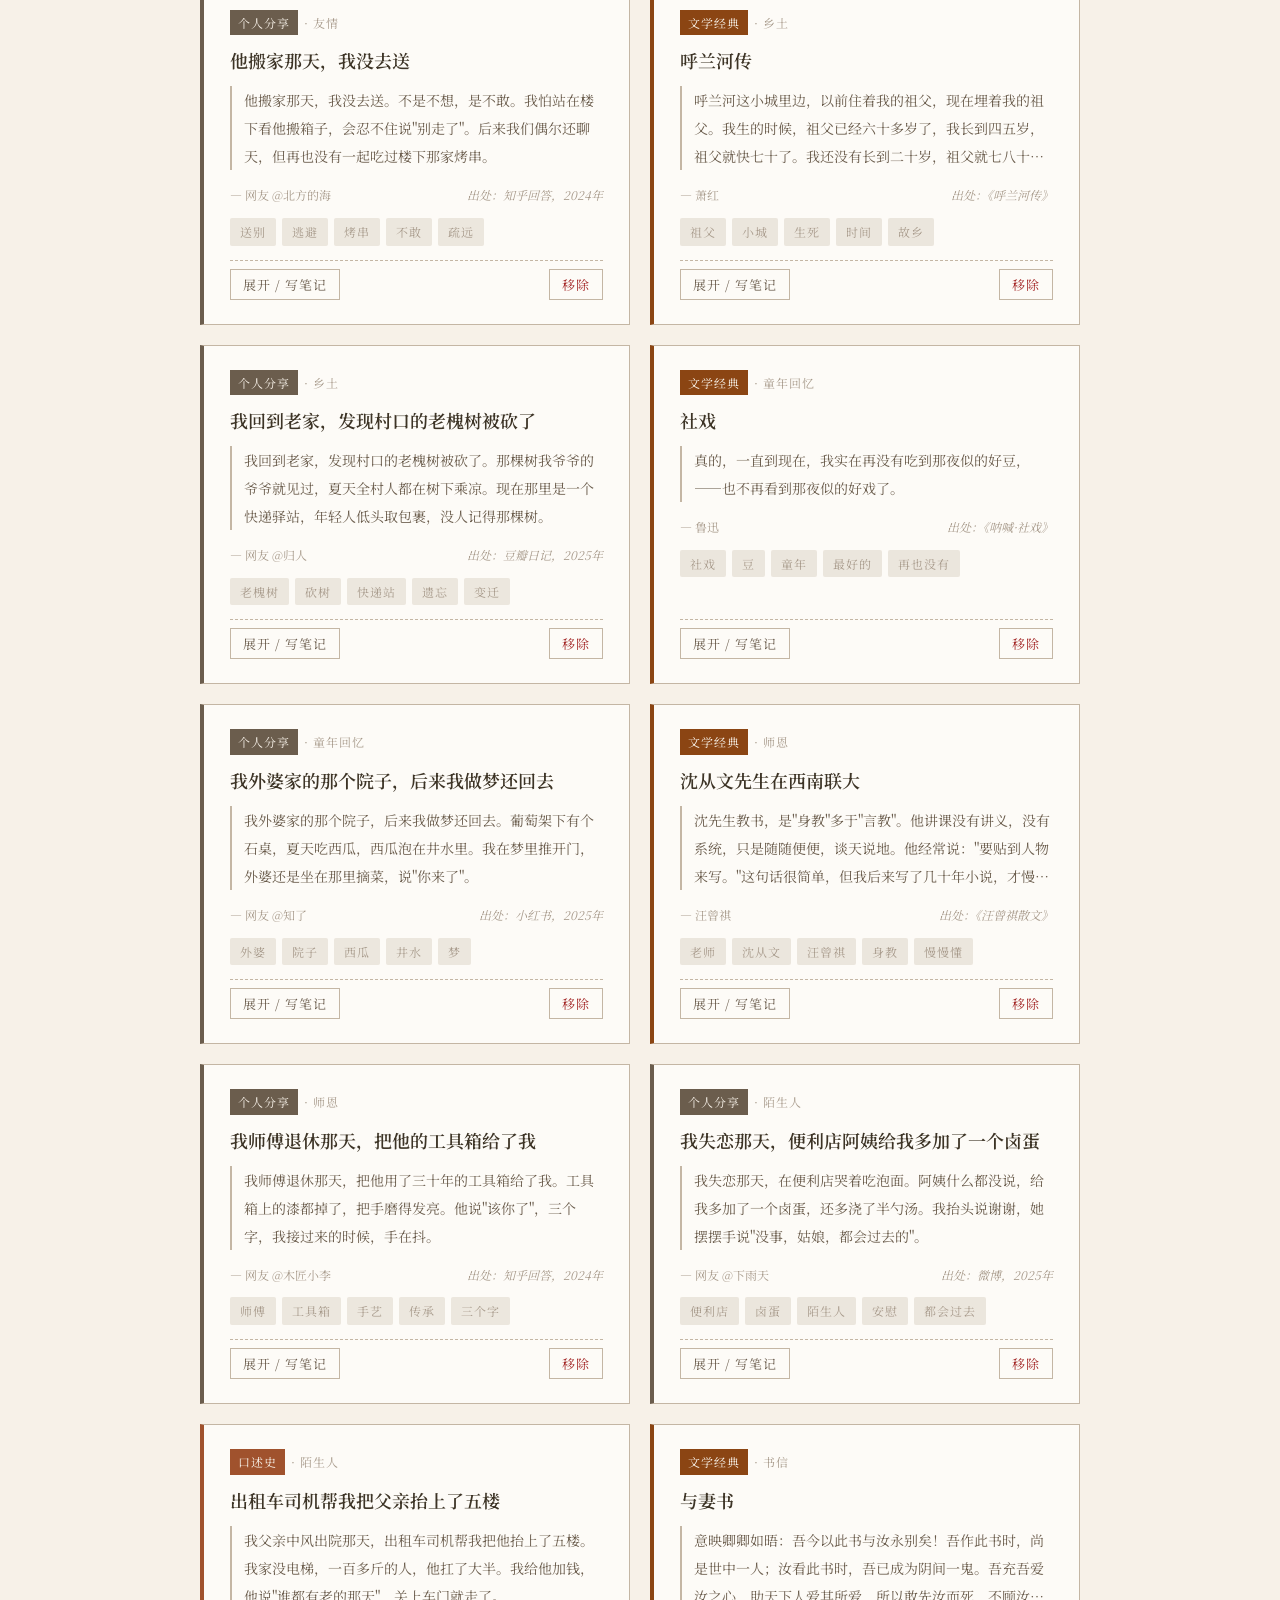
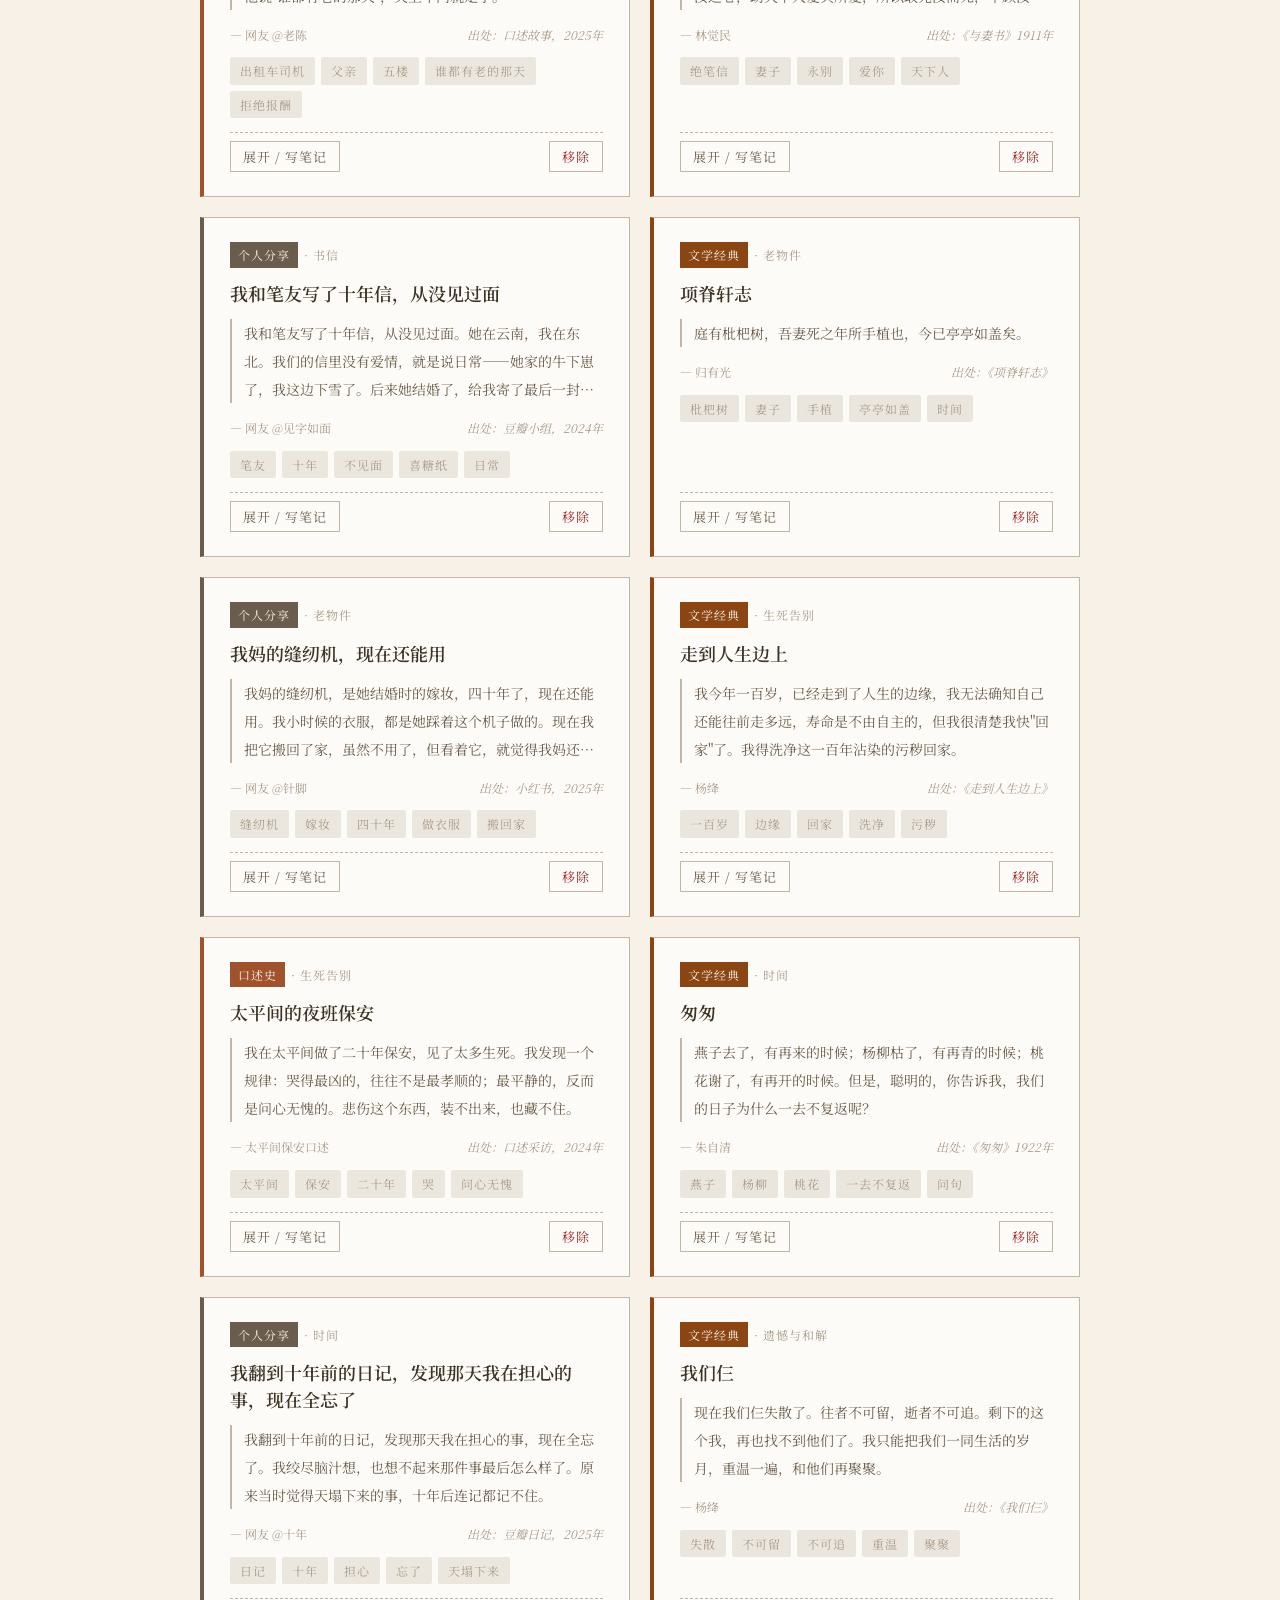
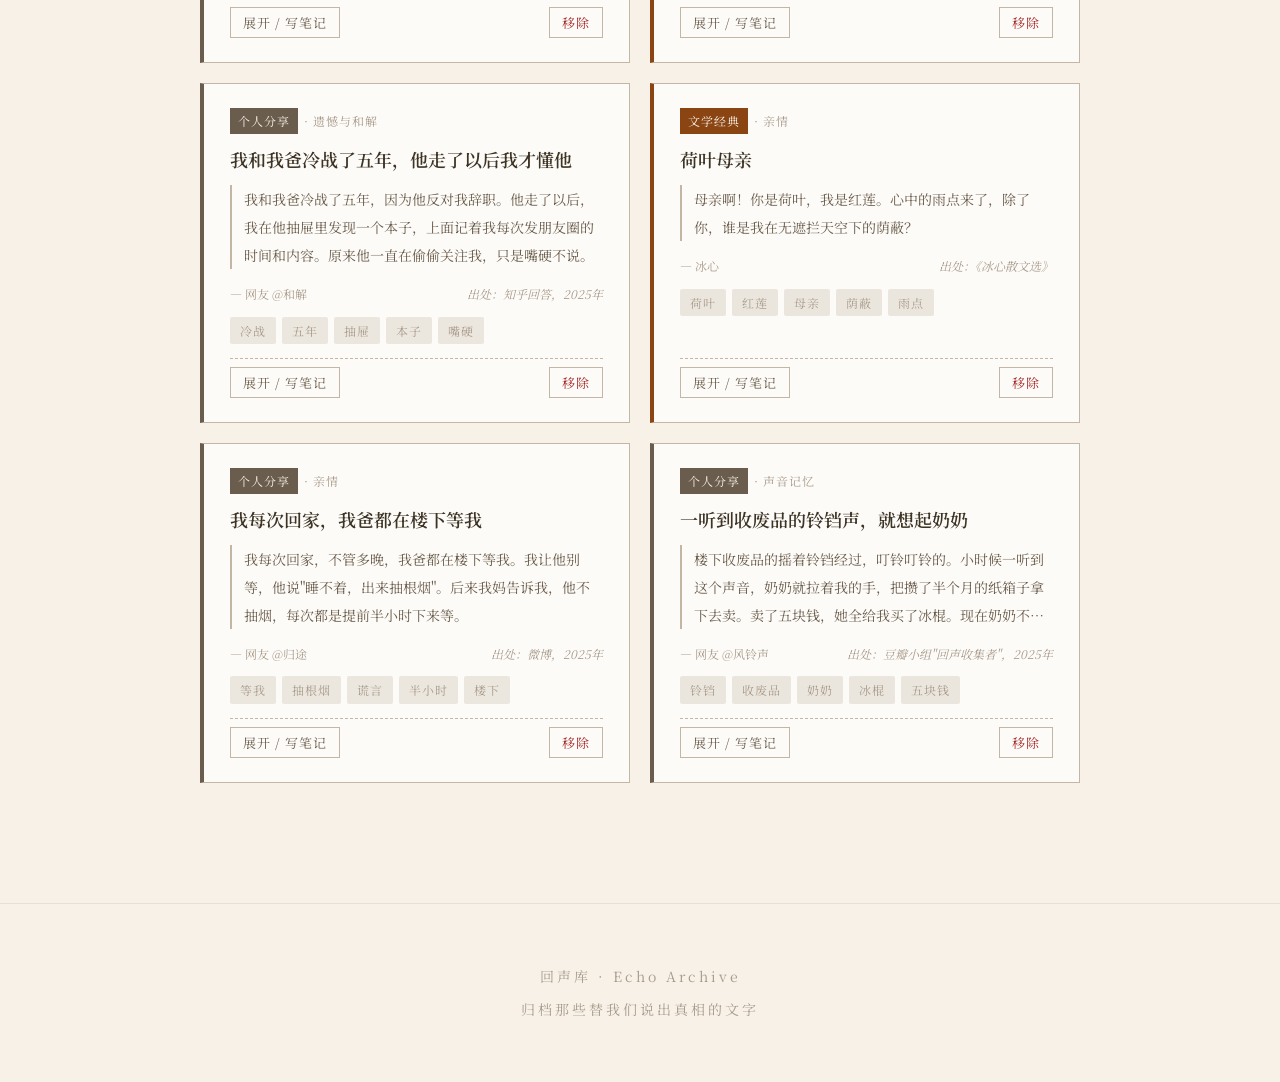
<file: life-stub/echo/echo.html>
<!DOCTYPE html>
<html lang="zh-CN">
<head>
<meta charset="UTF-8">
<meta name="viewport" content="width=device-width, initial-scale=1.0">
<title>回声库 · 生活存根簿</title>
<link rel="stylesheet" href="../style.css?v=0.9">
<link rel="stylesheet" href="echo.css?v=0.9">
</head>
<body>
<div class="paper-texture"></div>

<nav class="nav">
  <div class="nav-inner">
    <a href="../index.html" class="nav-logo">存根簿</a>
    <ul class="nav-links">
      <li><a href="../index.html">首页</a></li>
      <li><a href="../demo.html">翻阅</a></li>
      <li><a href="../capsule/capsule.html">时光胶囊</a></li>
      <li><a href="echo.html" class="active">回声库</a></li>
      <li><a href="../journey/journey.html">历程簿</a></li>
      <li><a href="../wishlist/wishlist.html">心愿册</a></li>
      <li><a href="../mail/mail.html">回信亭</a></li>
      <li><a href="../links/links.html">引用网</a></li>
      <li><a href="../about.html">关于</a></li>
    </ul>
  </div>
</nav>

<main class="main echo-main">
  <section class="echo-header">
    <div class="section-line"></div>
    <h1 class="echo-title">回声库</h1>
    <div class="section-line"></div>
    <p class="echo-sub">Echo Archive · 那些"当时不知道怎么回事，回头才看见"的关系与记忆</p>
    <p class="echo-desc">
      这里归档了来自<span class="underline">中国现当代文学</span>、<span class="underline">个人真实分享</span>、<span class="underline">口述史</span>
      的文字碎片。<br>
      它们替我们说出了那些说不出口的话，也提醒我们：<br>
      <span class="highlight">很多关系，当时不知道怎么回事，回头其实早已埋下伏笔。</span>
    </p>
  </section>

  <section class="echo-toolbar">
    <div class="echo-filters" id="echoFilters">
      <button class="echo-filter active" data-type="all">全部</button>
      <button class="echo-filter" data-type="literature">文学经典</button>
      <button class="echo-filter" data-type="personal">个人分享</button>
      <button class="echo-filter" data-type="oral">口述史</button>
    </div>
    <div class="echo-actions">
      <button class="echo-btn ghost" id="echoAddBtn">＋ 补录一条</button>
      <button class="echo-btn ghost" id="echoResetBtn">重置为初始归档</button>
    </div>
  </section>

  <section class="echo-stats" id="echoStats">
    <!-- 由 render 注入：归档总数 / 主题分布 -->
  </section>

  <section class="echo-list" id="echoList">
    <!-- 由 render 注入卡片 -->
  </section>

  <section class="echo-empty" id="echoEmpty" hidden>
    <p>这个分类下暂无归档。</p>
  </section>
</main>

<!-- 详情/笔记弹窗 -->
<div class="echo-modal" id="echoModal" hidden>
  <div class="echo-modal-mask" data-close></div>
  <article class="echo-modal-body">
    <button class="echo-modal-close" data-close aria-label="关闭">×</button>
    <div id="echoModalContent"></div>
  </article>
</div>

<!-- 补录弹窗 -->
<div class="echo-modal" id="echoAddModal" hidden>
  <div class="echo-modal-mask" data-close></div>
  <article class="echo-modal-body echo-add-body">
    <button class="echo-modal-close" data-close aria-label="关闭">×</button>
    <h3 class="echo-form-title">补录一条回声</h3>
    <p class="echo-form-hint">把你在书里、网上、家族中读到的句子归档进来，并标注来源。</p>
    <form id="echoAddForm" class="echo-form">
      <label class="echo-field">
        <span>类型</span>
        <select name="type">
          <option value="literature">文学经典</option>
          <option value="personal" selected>个人分享</option>
          <option value="oral">口述史</option>
        </select>
      </label>
      <label class="echo-field">
        <span>主题</span>
        <input type="text" name="theme" placeholder="如：亲情 / 爱情 / 友情 / 乡土">
      </label>
      <label class="echo-field">
        <span>标题</span>
        <input type="text" name="title" placeholder="一句话标题" required>
      </label>
      <label class="echo-field">
        <span>作者 / 出处人物</span>
        <input type="text" name="author" placeholder="原作者 或 留言者">
      </label>
      <label class="echo-field">
        <span>摘录正文</span>
        <textarea name="excerpt" rows="4" placeholder="把那段话原样贴进来" required></textarea>
      </label>
      <label class="echo-field">
        <span>来源标注</span>
        <input type="text" name="source" placeholder="如《秋天的怀念》 / 微博@xxx 2025年">
      </label>
      <label class="echo-field">
        <span>标签（逗号分隔）</span>
        <input type="text" name="tags" placeholder="母亲, 隐忍, 遗憾">
      </label>
      <label class="echo-field">
        <span>我的批注（可选）</span>
        <textarea name="note" rows="3" placeholder="为什么把它收进来？它让你想到什么？"></textarea>
      </label>
      <div class="echo-form-actions">
        <button type="button" class="echo-btn ghost" data-close>取消</button>
        <button type="submit" class="echo-btn solid">归档</button>
      </div>
    </form>
  </article>
</div>

<footer class="footer">
  <p>回声库 · Echo Archive</p>
  <p class="footer-sub">归档那些替我们说出真相的文字</p>
</footer>

<script src="echo-data.js?v=0.9"></script>
<script src="echo-render.js?v=0.9"></script>
</body>
</html>
</file>
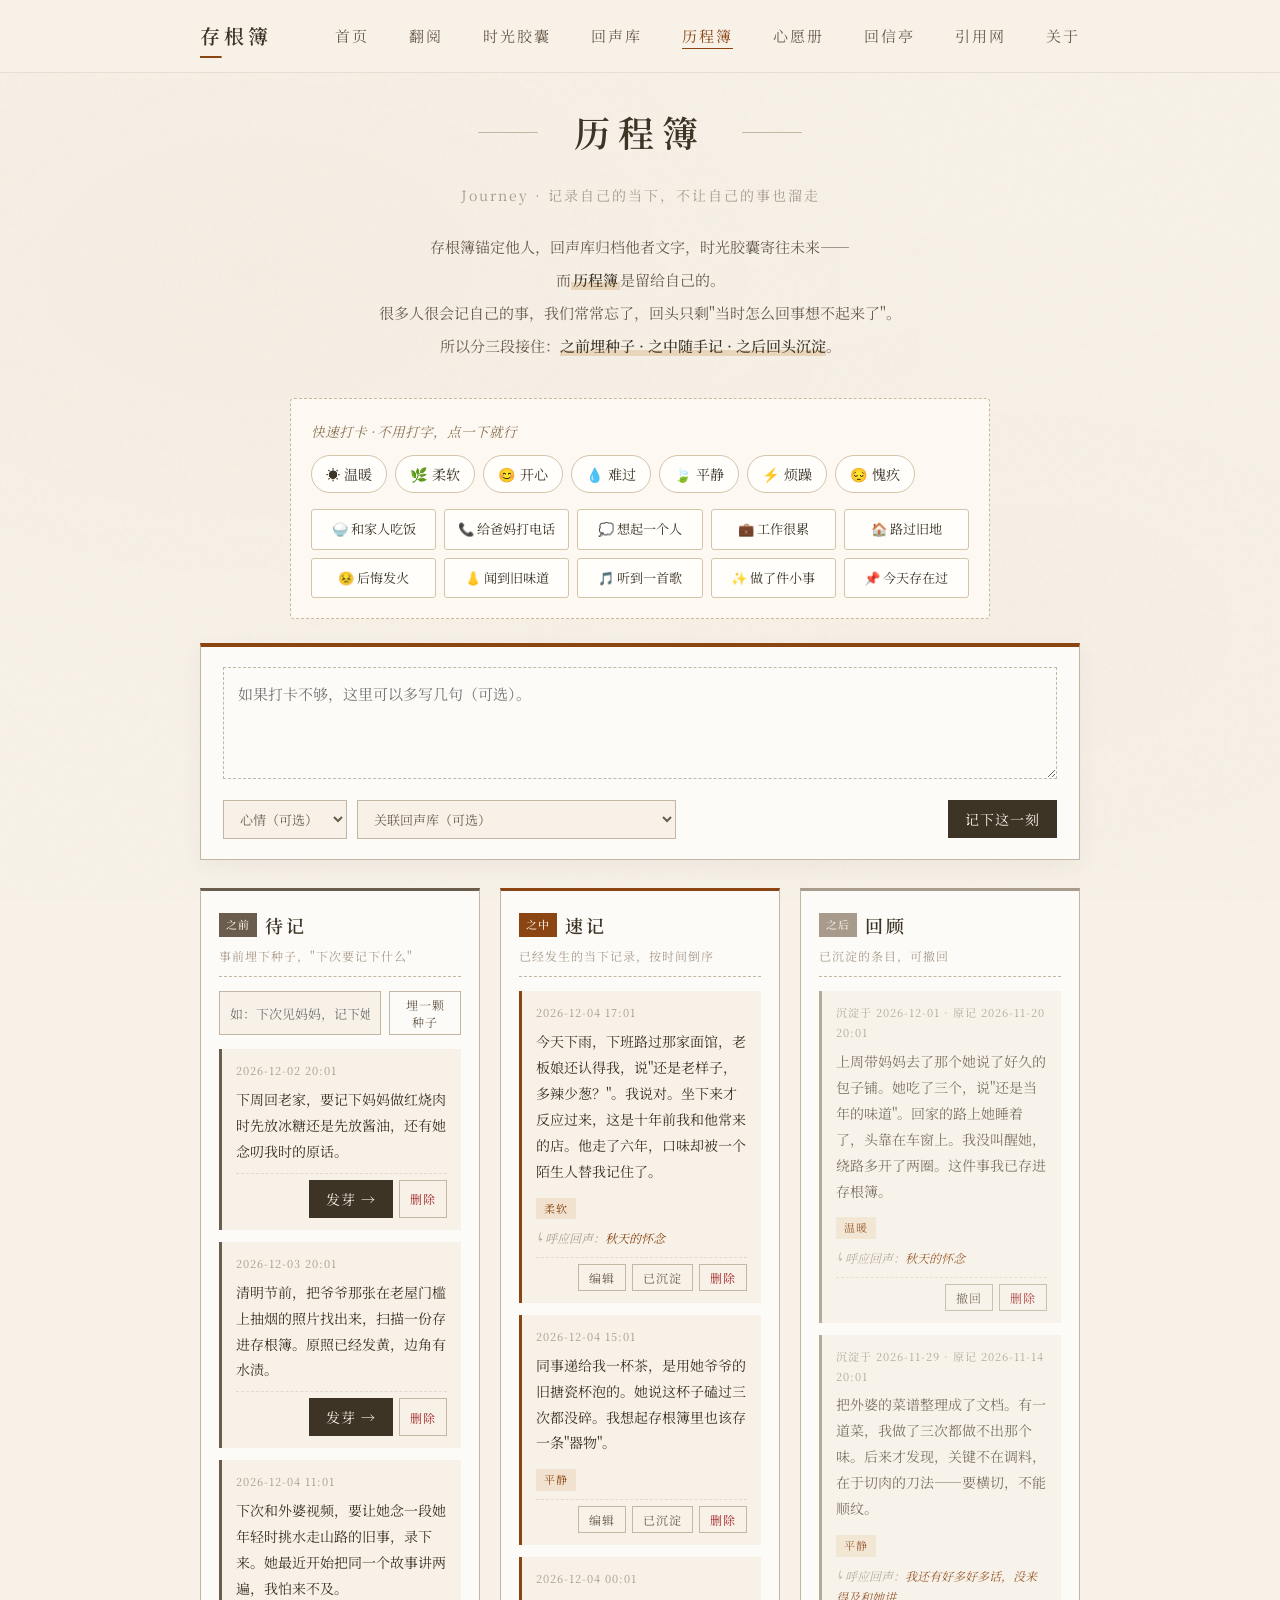
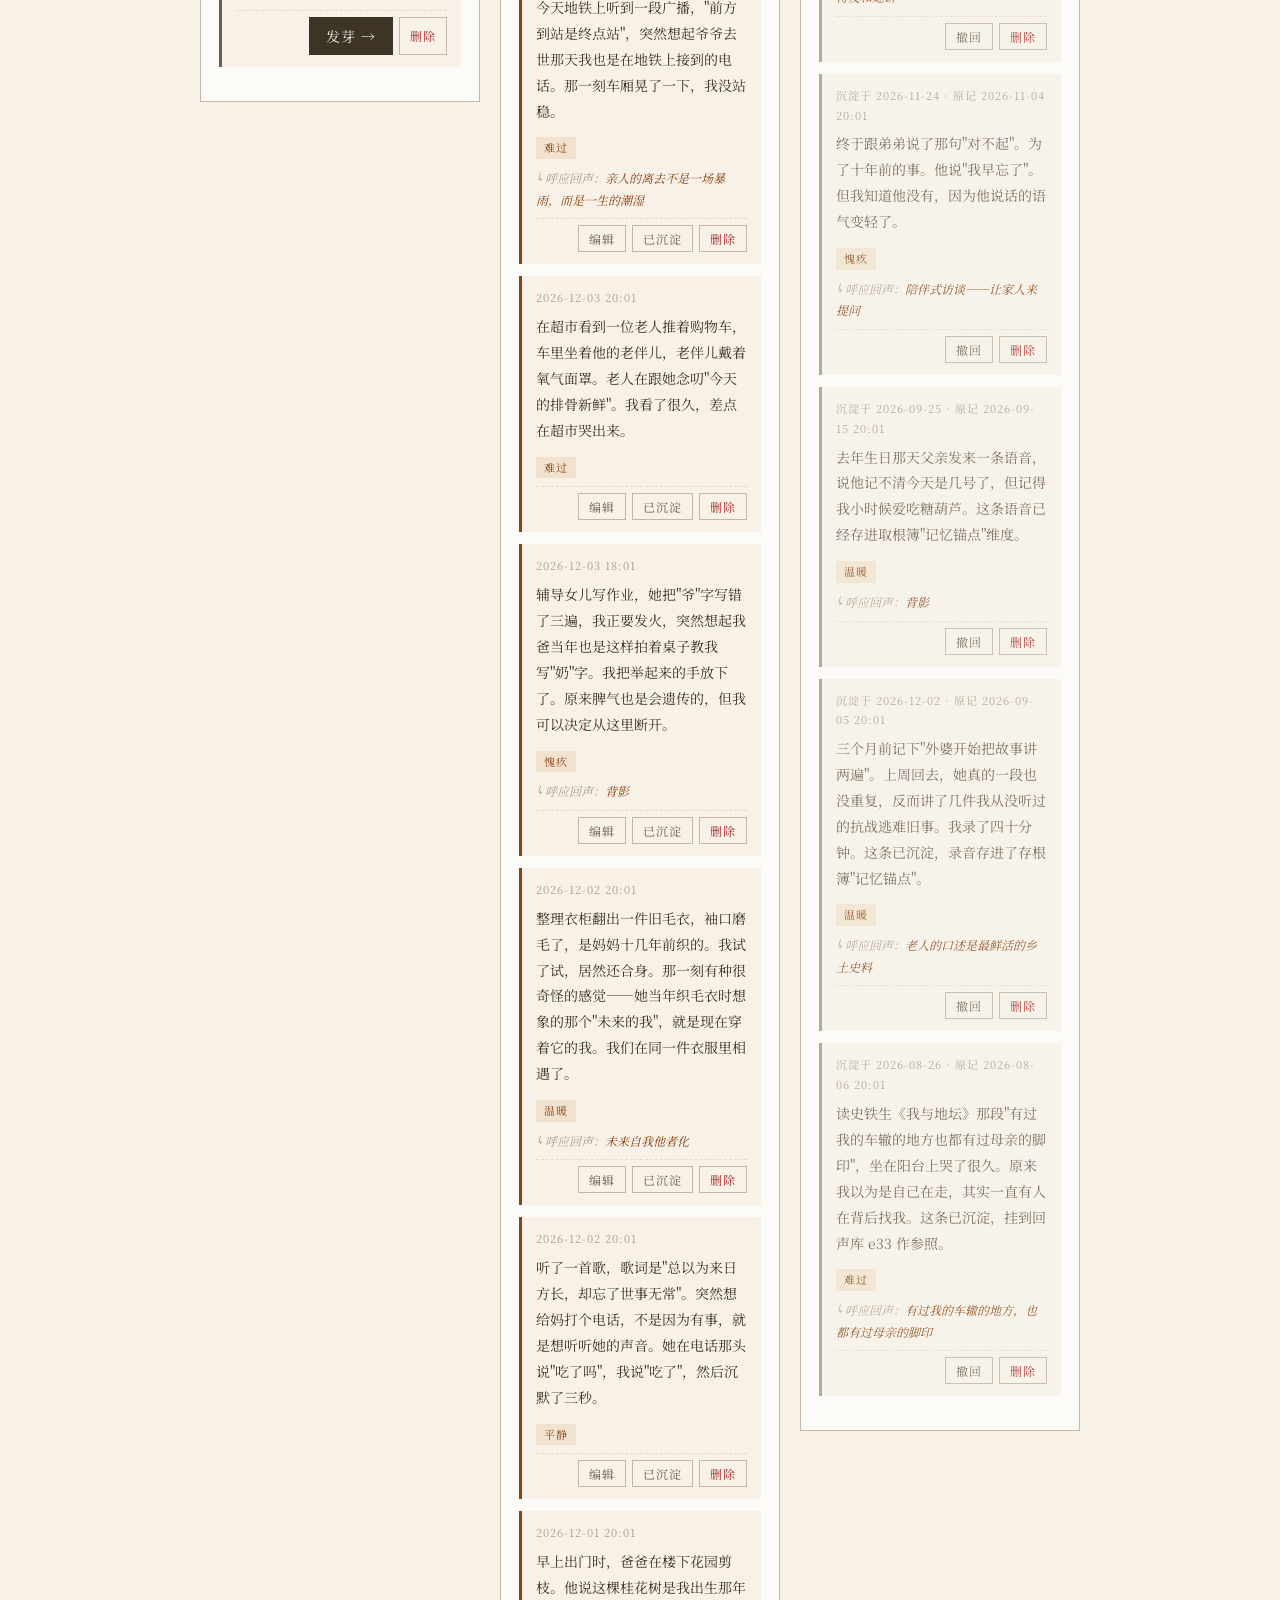
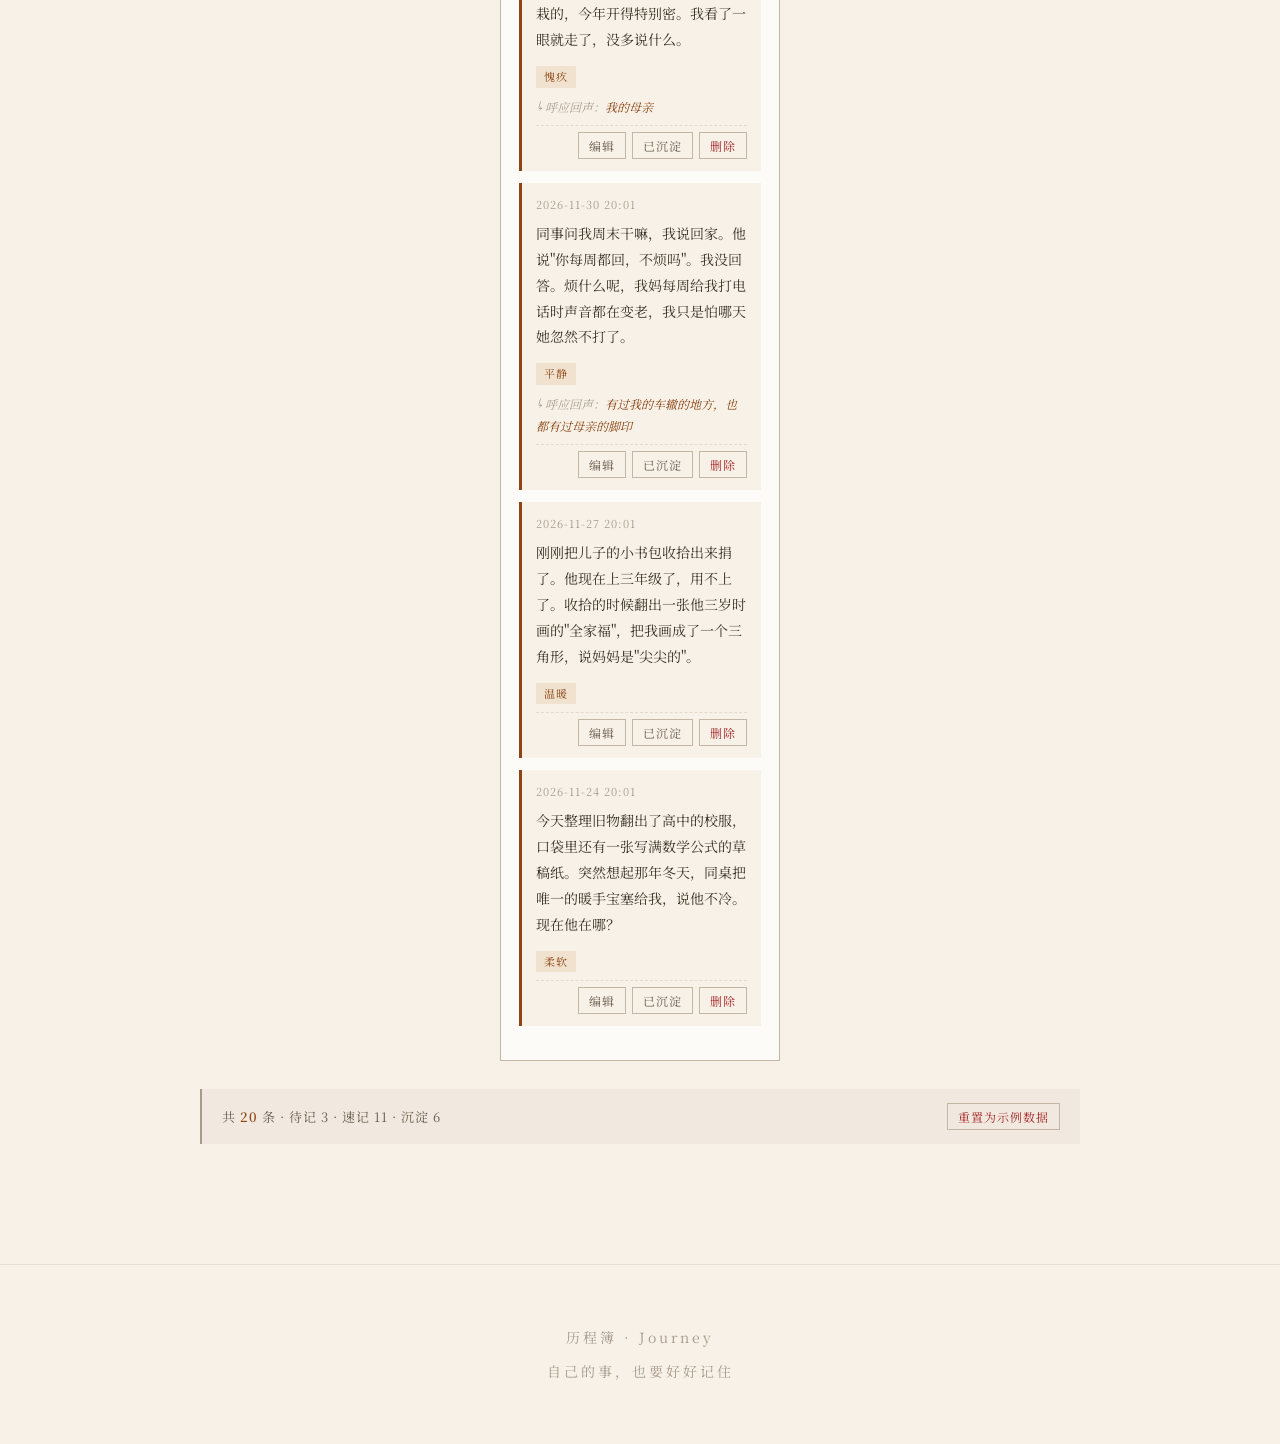
<file: life-stub/journey/journey.html>
<!DOCTYPE html>
<html lang="zh-CN">
<head>
<meta charset="UTF-8">
<meta name="viewport" content="width=device-width, initial-scale=1.0">
<title>历程簿 · 生活存根簿</title>
<link rel="stylesheet" href="../style.css?v=0.9">
<link rel="stylesheet" href="journey.css?v=0.9">
</head>
<body>
<div class="paper-texture"></div>

<nav class="nav">
  <div class="nav-inner">
    <a href="../index.html" class="nav-logo">存根簿</a>
    <ul class="nav-links">
      <li><a href="../index.html">首页</a></li>
      <li><a href="../demo.html">翻阅</a></li>
      <li><a href="../capsule/capsule.html">时光胶囊</a></li>
      <li><a href="../echo/echo.html">回声库</a></li>
      <li><a href="journey.html" class="active">历程簿</a></li>
      <li><a href="../wishlist/wishlist.html">心愿册</a></li>
      <li><a href="../mail/mail.html">回信亭</a></li>
      <li><a href="../links/links.html">引用网</a></li>
      <li><a href="../about.html">关于</a></li>
    </ul>
  </div>
</nav>

<main class="main journey-main">
  <section class="journey-header">
    <div class="section-line"></div>
    <h1 class="journey-title">历程簿</h1>
    <div class="section-line"></div>
    <p class="journey-sub">Journey · 记录自己的当下，不让自己的事也溜走</p>
    <p class="journey-desc">
      存根簿锚定他人，回声库归档他者文字，时光胶囊寄往未来——<br>
      而<span class="highlight">历程簿</span>是留给自己的。<br>
      很多人很会记自己的事，我们常常忘了，回头只剩"当时怎么回事想不起来了"。<br>
      所以分三段接住：<span class="underline">之前埋种子 · 之中随手记 · 之后回头沉淀</span>。
    </p>
  </section>

  <!-- ── 一键打卡：不用打字，点一下就记 ── -->
  <section class="journey-punch">
    <p class="journey-punch-label">快速打卡 · 不用打字，点一下就行</p>
    <div class="journey-mood-tags" id="journeyMoodTags">
      <button class="mood-tag" data-mood="温暖" data-text="此刻觉得温暖。">☀️ 温暖</button>
      <button class="mood-tag" data-mood="柔软" data-text="心里软了一下。">🌿 柔软</button>
      <button class="mood-tag" data-mood="开心" data-text="今天有开心的事。">😊 开心</button>
      <button class="mood-tag" data-mood="难过" data-text="有点难过。">💧 难过</button>
      <button class="mood-tag" data-mood="平静" data-text="此刻很平静。">🍃 平静</button>
      <button class="mood-tag" data-mood="烦躁" data-text="今天有点烦。">⚡ 烦躁</button>
      <button class="mood-tag" data-mood="愧疚" data-text="想起一件亏欠的事。">😔 愧疚</button>
    </div>
    <div class="journey-scene-cards" id="journeySceneCards">
      <button class="scene-card" data-text="今天和家人吃了顿饭，说说笑笑。" data-mood="温暖">🍚 和家人吃饭</button>
      <button class="scene-card" data-text="给爸妈打了个电话，聊了几句日常。" data-mood="温暖">📞 给爸妈打电话</button>
      <button class="scene-card" data-text="想起了一个人，很久没联系了。" data-mood="柔软">💭 想起一个人</button>
      <button class="scene-card" data-text="今天工作很累，但撑过来了。" data-mood="平静">💼 工作很累</button>
      <button class="scene-card" data-text="路过一个地方，突然想起小时候的事。" data-mood="柔软">🏠 路过旧地</button>
      <button class="scene-card" data-text="今天对谁发了脾气，后悔了。" data-mood="愧疚">😣 后悔发火</button>
      <button class="scene-card" data-text="闻到一种味道，想到一个人。" data-mood="柔软">👃 闻到旧味道</button>
      <button class="scene-card" data-text="听到一首歌，差点哭出来。" data-mood="难过">🎵 听到一首歌</button>
      <button class="scene-card" data-text="今天做了一件值得记住的小事。" data-mood="开心">✨ 做了件小事</button>
      <button class="scene-card" data-text="什么都不想说，只想标记今天存在过。" data-mood="平静">📌 今天存在过</button>
    </div>
  </section>

  <!-- ── 速记入口（之中）放在最显眼位置，一句话也能存 ── -->
  <section class="journey-quick-input">
    <textarea id="quickText" rows="3" placeholder="如果打卡不够，这里可以多写几句（可选）。"></textarea>
    <div class="journey-quick-bar">
      <select id="quickMood">
        <option value="">心情（可选）</option>
        <option value="温暖">温暖</option>
        <option value="柔软">柔软</option>
        <option value="开心">开心</option>
        <option value="难过">难过</option>
        <option value="平静">平静</option>
        <option value="烦躁">烦躁</option>
        <option value="愧疚">愧疚</option>
      </select>
      <select id="quickEcho">
        <option value="">关联回声库（可选）</option>
      </select>
      <button id="quickSaveBtn" class="journey-btn solid">记下这一刻</button>
    </div>
  </section>

  <!-- ── 三栏：待记 / 速记 / 回顾 ── -->
  <section class="journey-columns">
    <!-- 之前：待记 -->
    <article class="journey-col journey-col--todo">
      <header class="journey-col-head">
        <h2><span class="journey-stage-mark">之前</span>待记</h2>
        <p class="journey-col-hint">事前埋下种子，"下次要记下什么"</p>
      </header>
      <form class="journey-todo-form" id="todoForm">
        <input type="text" id="todoText" placeholder="如：下次见妈妈，记下她做红烧肉的顺序">
        <button type="submit" class="journey-btn ghost small">埋一颗种子</button>
      </form>
      <div class="journey-col-list" id="todoList"></div>
    </article>

    <!-- 之中：速记 -->
    <article class="journey-col journey-col--quick">
      <header class="journey-col-head">
        <h2><span class="journey-stage-mark">之中</span>速记</h2>
        <p class="journey-col-hint">已经发生的当下记录，按时间倒序</p>
      </header>
      <div class="journey-col-list" id="quickList"></div>
    </article>

    <!-- 之后：回顾 -->
    <article class="journey-col journey-col--settled">
      <header class="journey-col-head">
        <h2><span class="journey-stage-mark">之后</span>回顾</h2>
        <p class="journey-col-hint">已沉淀的条目，可撤回</p>
      </header>
      <div class="journey-col-list" id="settledList"></div>
    </article>
  </section>

  <section class="journey-footer-bar">
    <div class="journey-stats" id="journeyStats"></div>
    <button class="journey-btn ghost small danger" id="journeyResetBtn">重置为示例数据</button>
  </section>
</main>

<!-- 编辑弹窗 -->
<div class="journey-modal" id="journeyModal" hidden>
  <div class="journey-modal-mask" data-close></div>
  <article class="journey-modal-body">
    <button class="journey-modal-close" data-close aria-label="关闭">×</button>
    <h3 class="journey-modal-title" id="journeyModalTitle">编辑</h3>
    <textarea id="journeyModalText" rows="5" class="journey-modal-textarea"></textarea>
    <div class="journey-modal-row">
      <label>心情
        <select id="journeyModalMood">
          <option value="">（无）</option>
          <option value="温暖">温暖</option>
          <option value="柔软">柔软</option>
          <option value="开心">开心</option>
          <option value="难过">难过</option>
          <option value="平静">平静</option>
          <option value="烦躁">烦躁</option>
          <option value="愧疚">愧疚</option>
        </select>
      </label>
      <label>关联回声库
        <select id="journeyModalEcho">
          <option value="">（无）</option>
        </select>
      </label>
    </div>
    <div class="journey-modal-actions">
      <button type="button" class="journey-btn ghost" data-close>取消</button>
      <button type="button" class="journey-btn solid" id="journeyModalSave">保存</button>
    </div>
  </article>
</div>

<footer class="footer">
  <p>历程簿 · Journey</p>
  <p class="footer-sub">自己的事，也要好好记住</p>
</footer>

<script src="../echo/echo-data.js?v=0.9"></script>
<script src="journey-data.js?v=0.9"></script>
<script src="journey-render.js?v=0.9"></script>
</body>
</html>
</file>
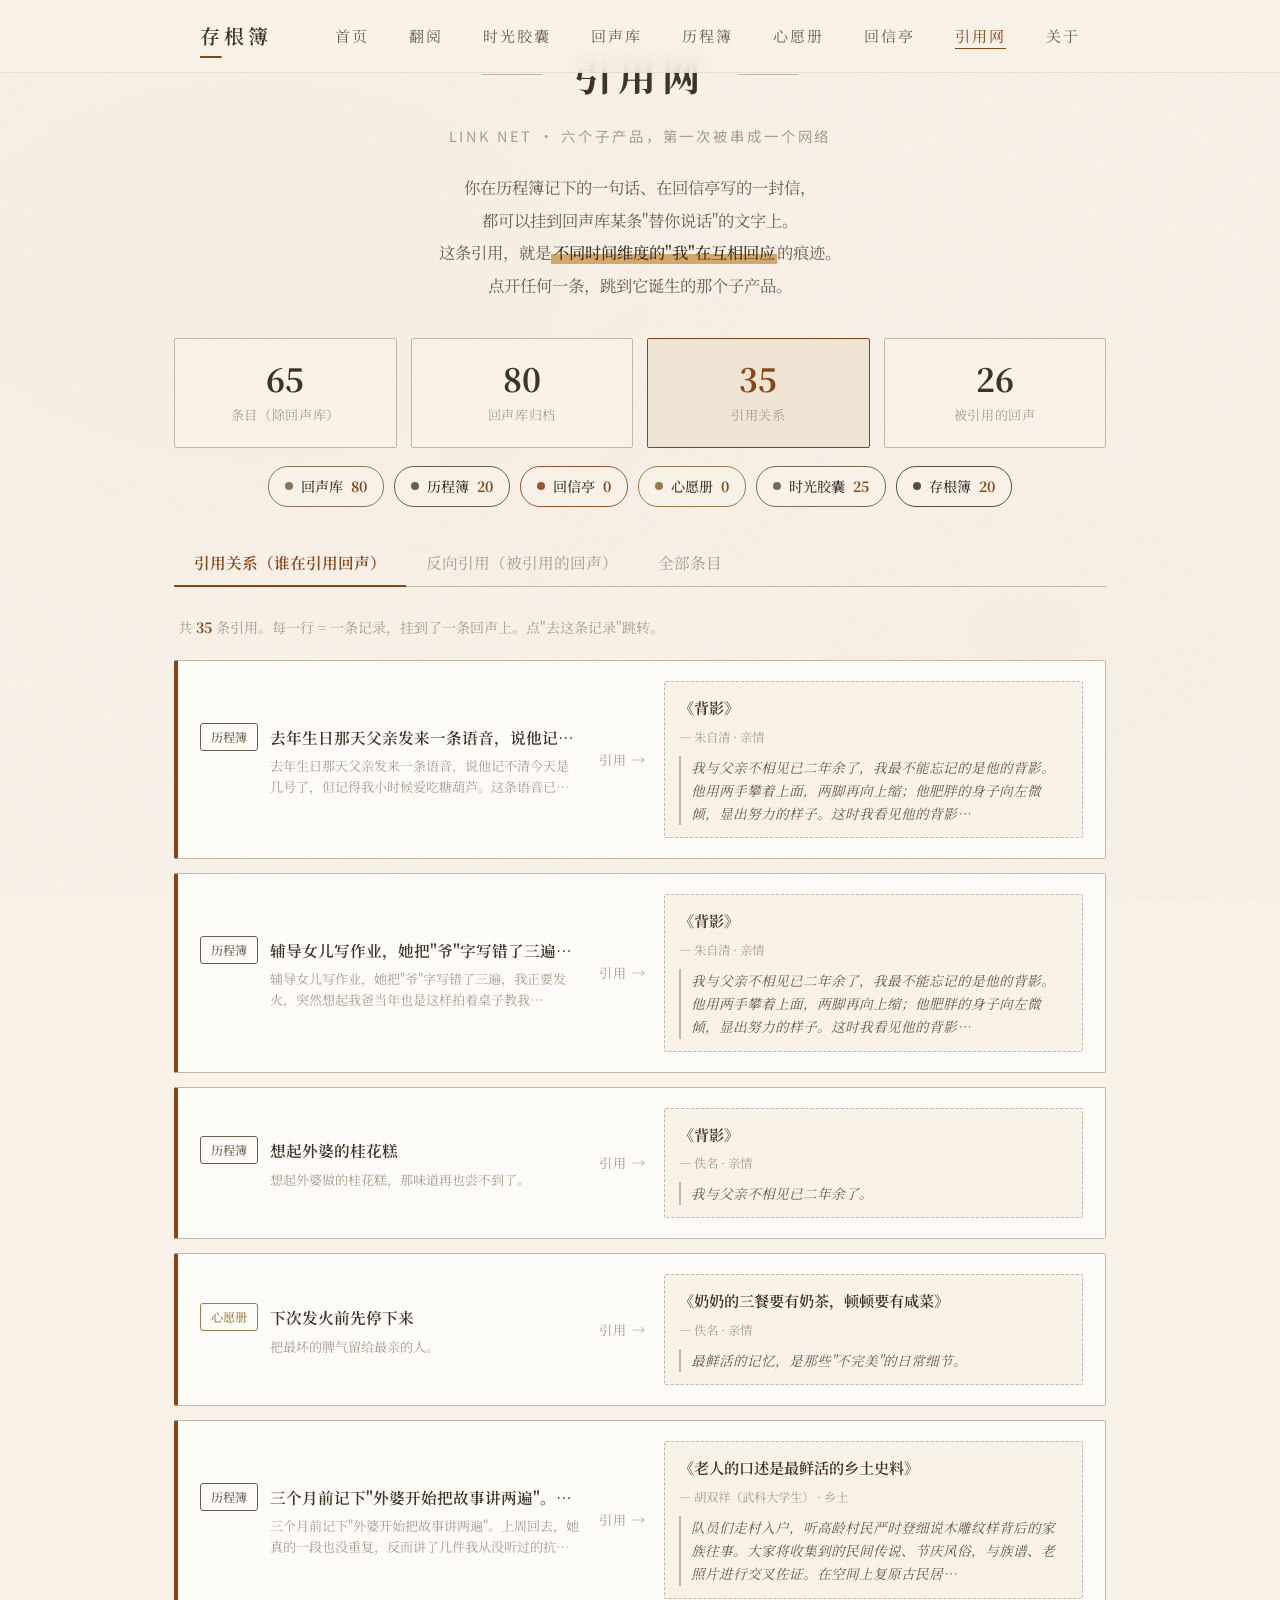
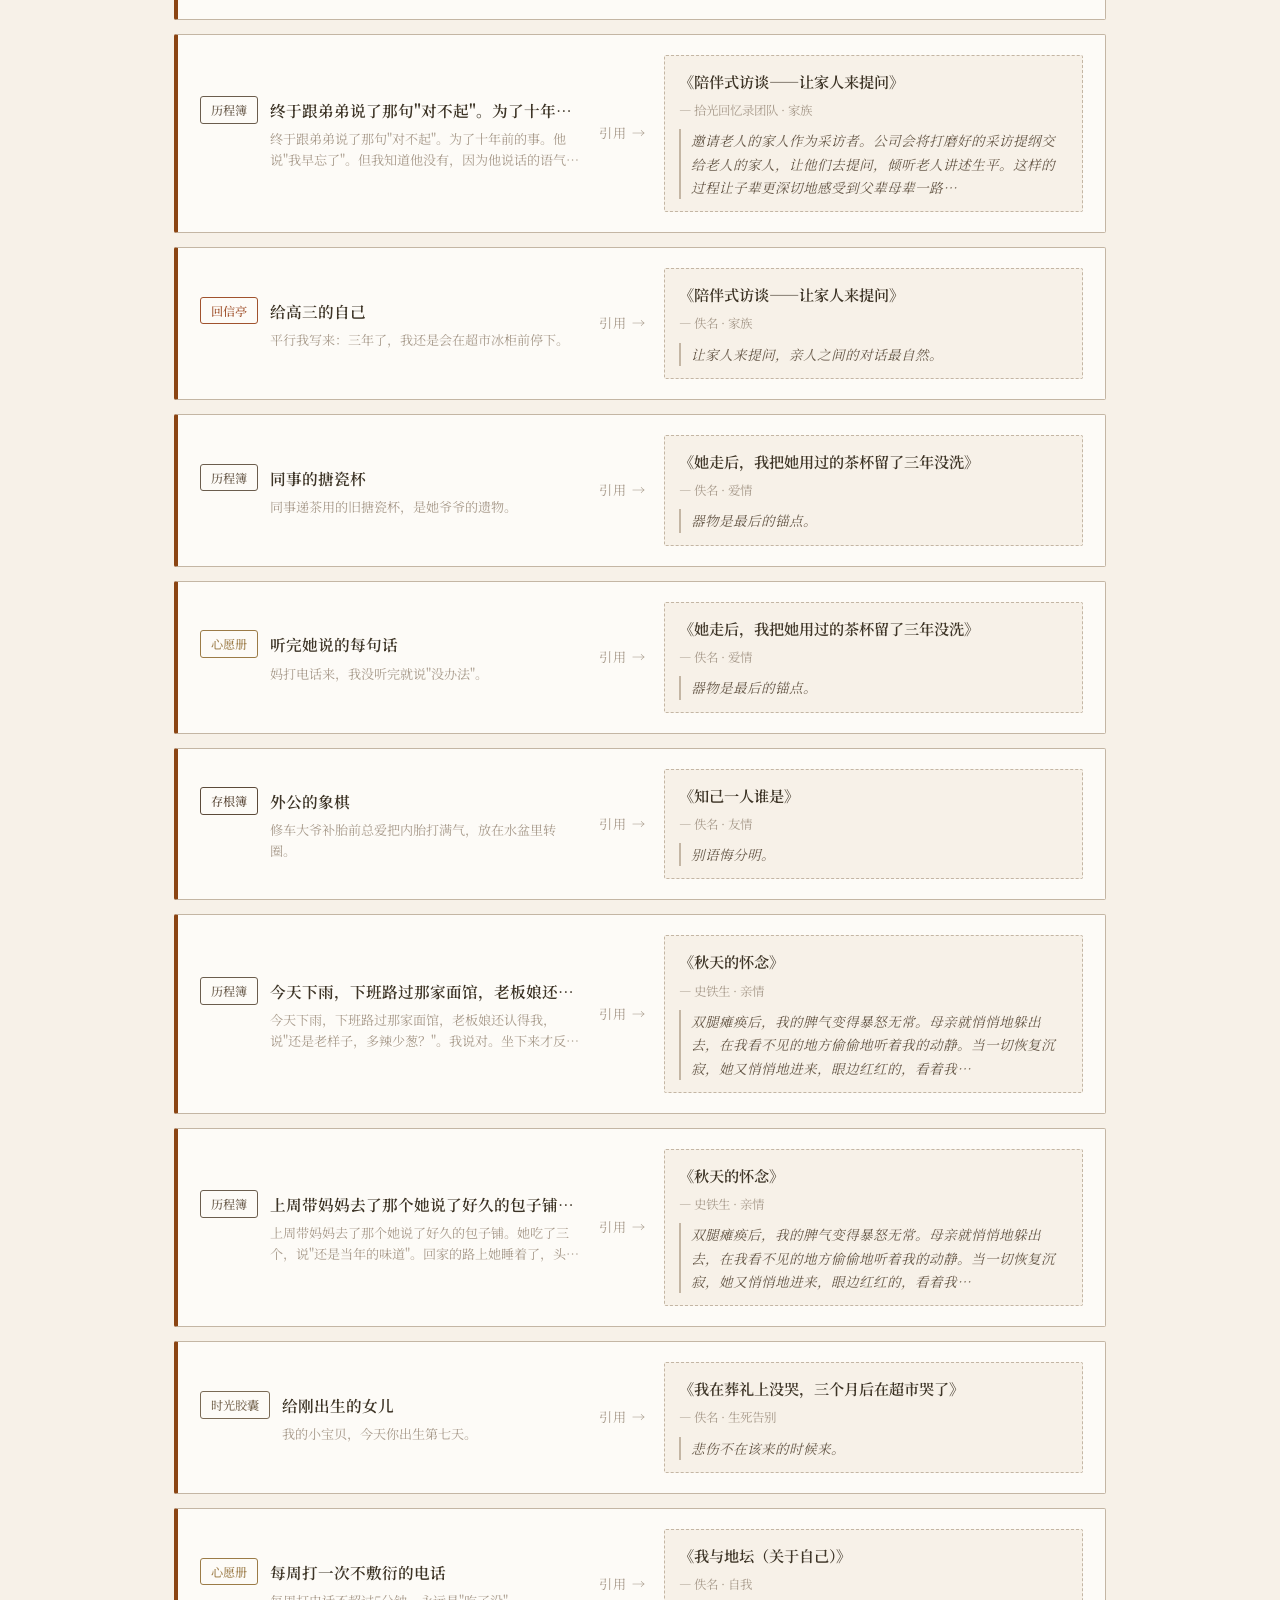
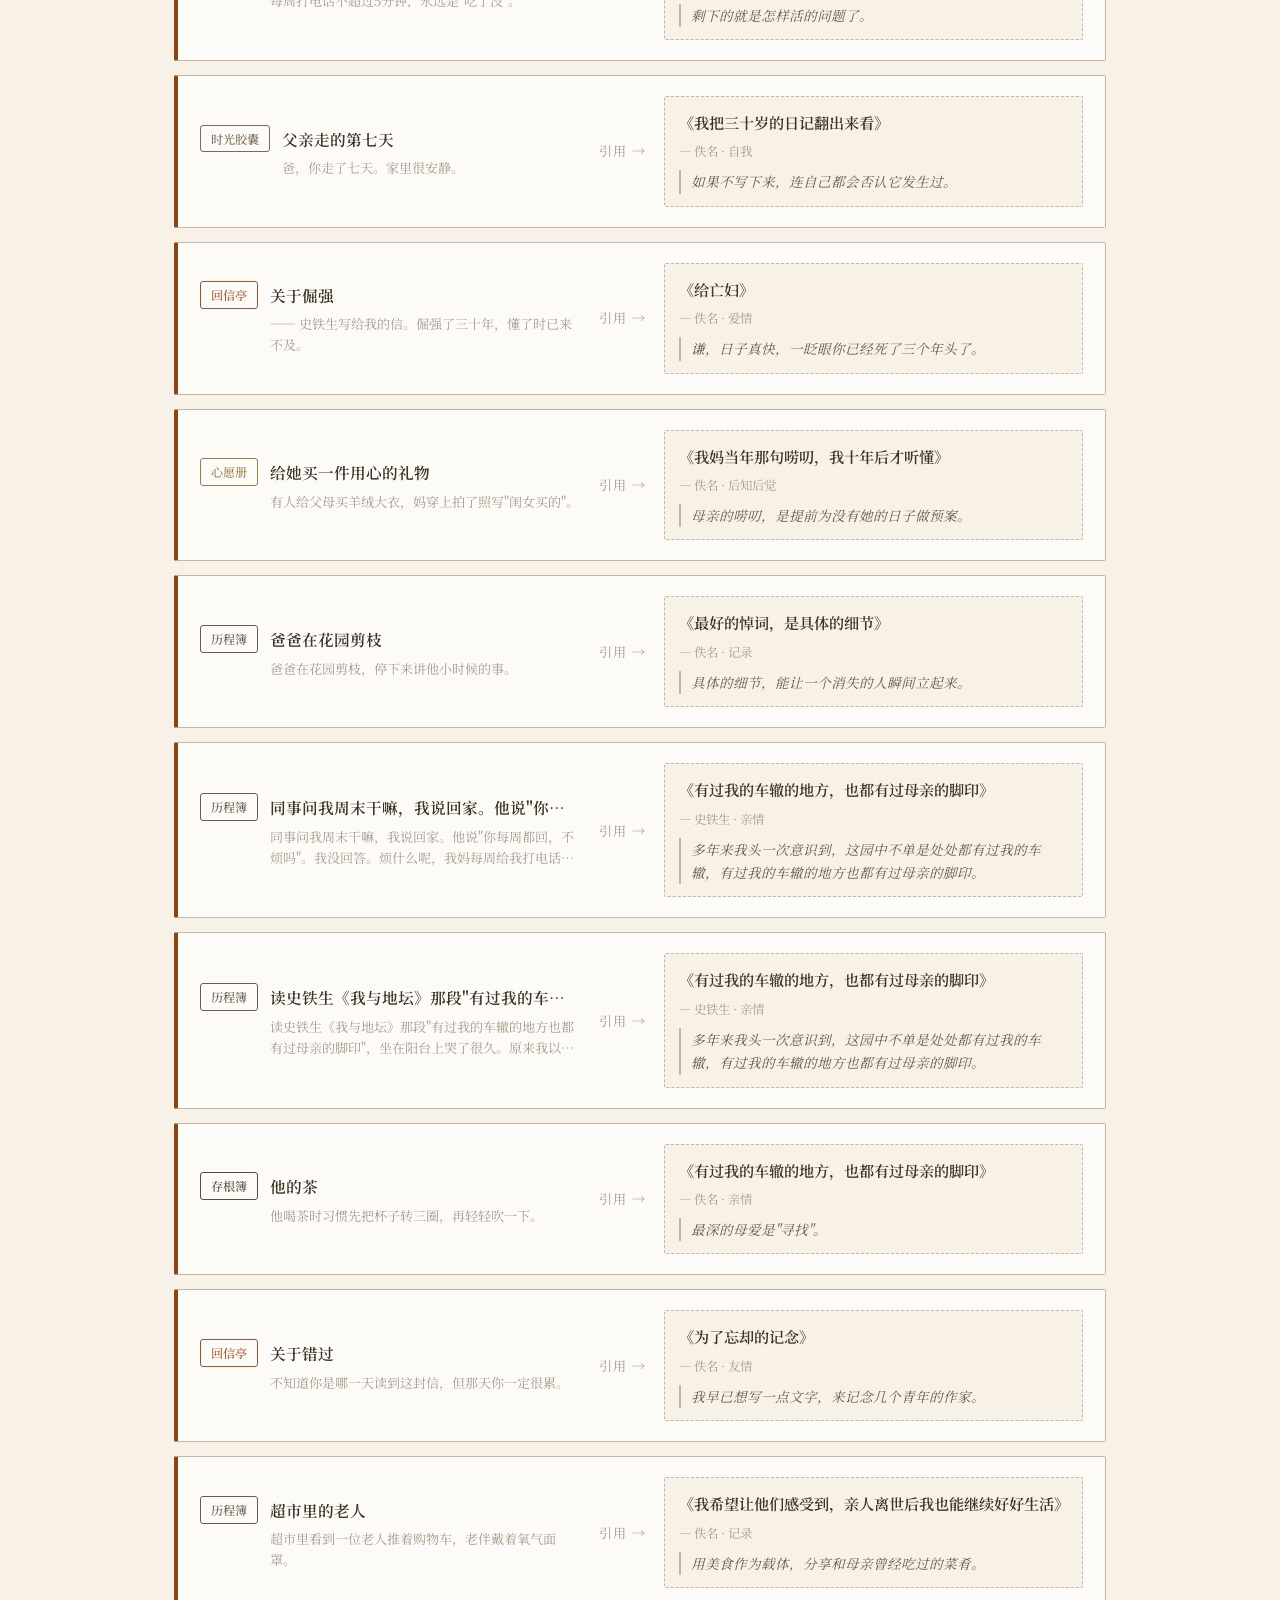
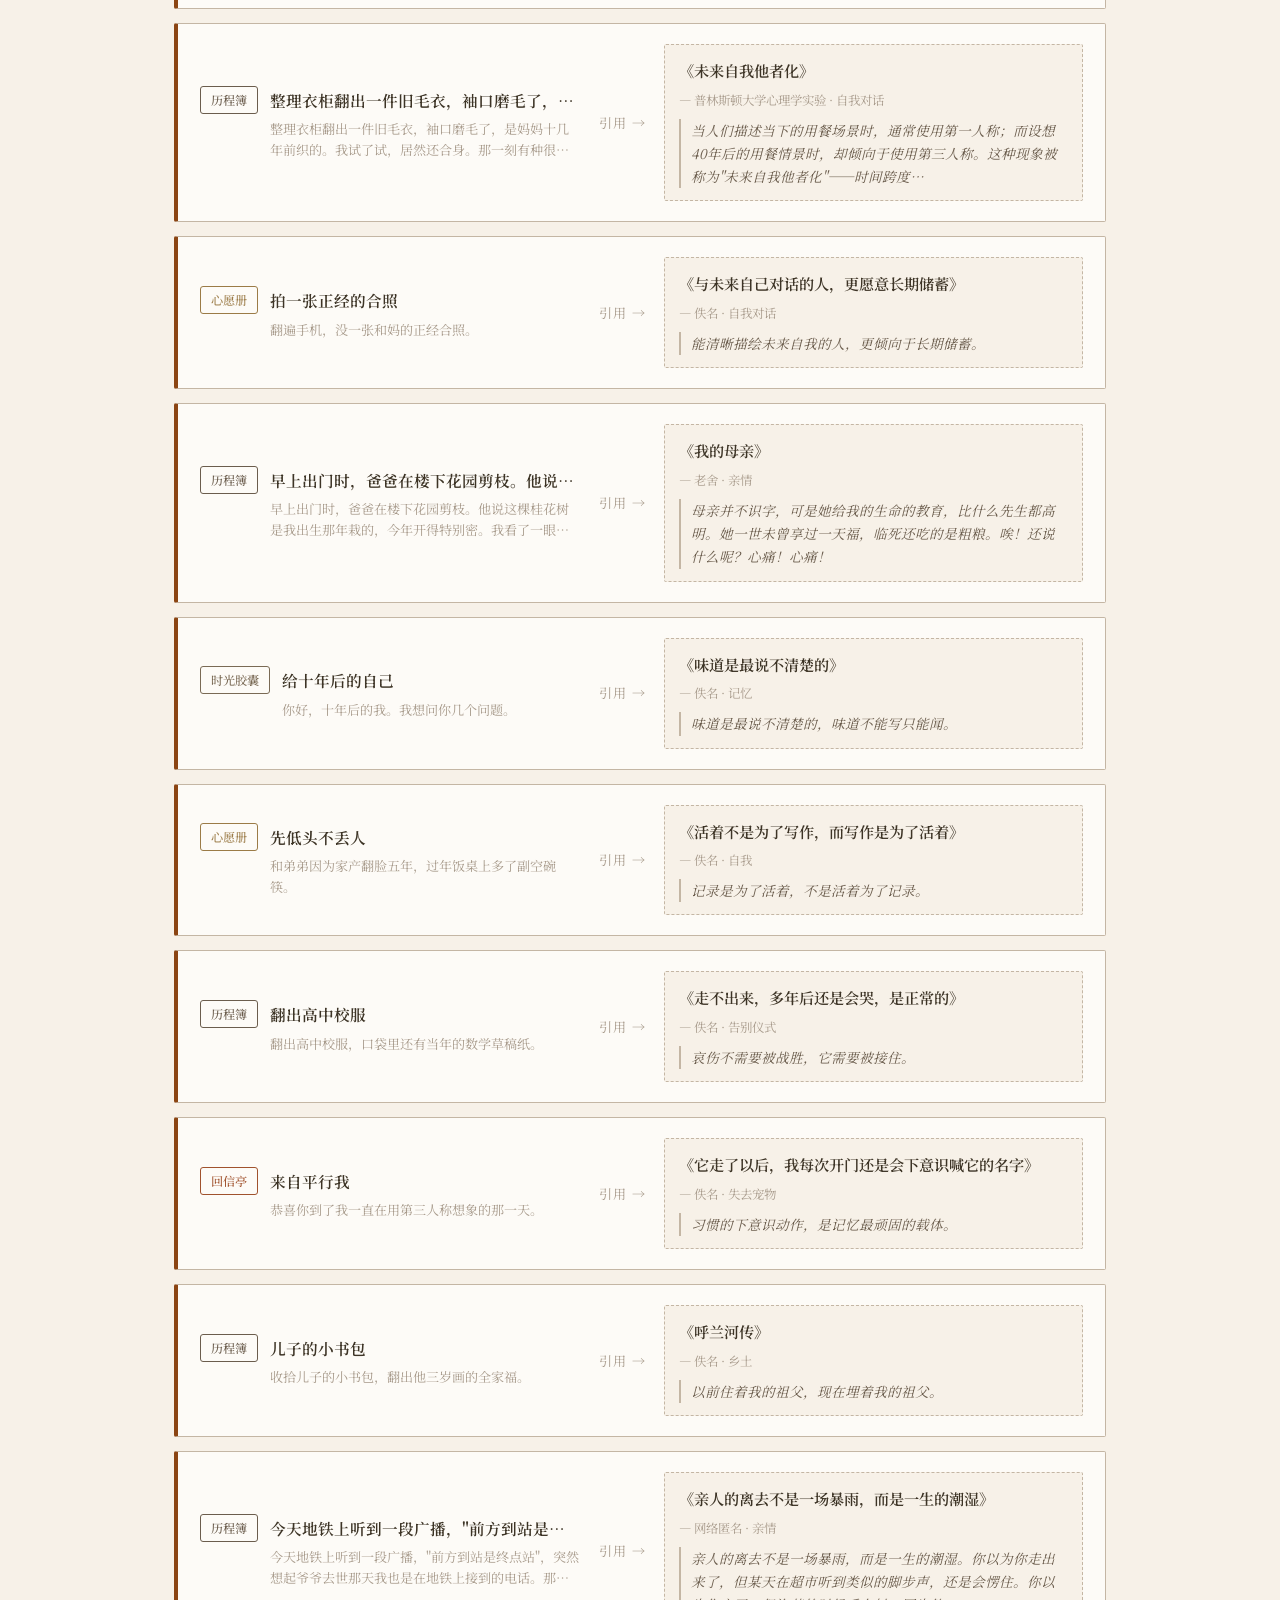
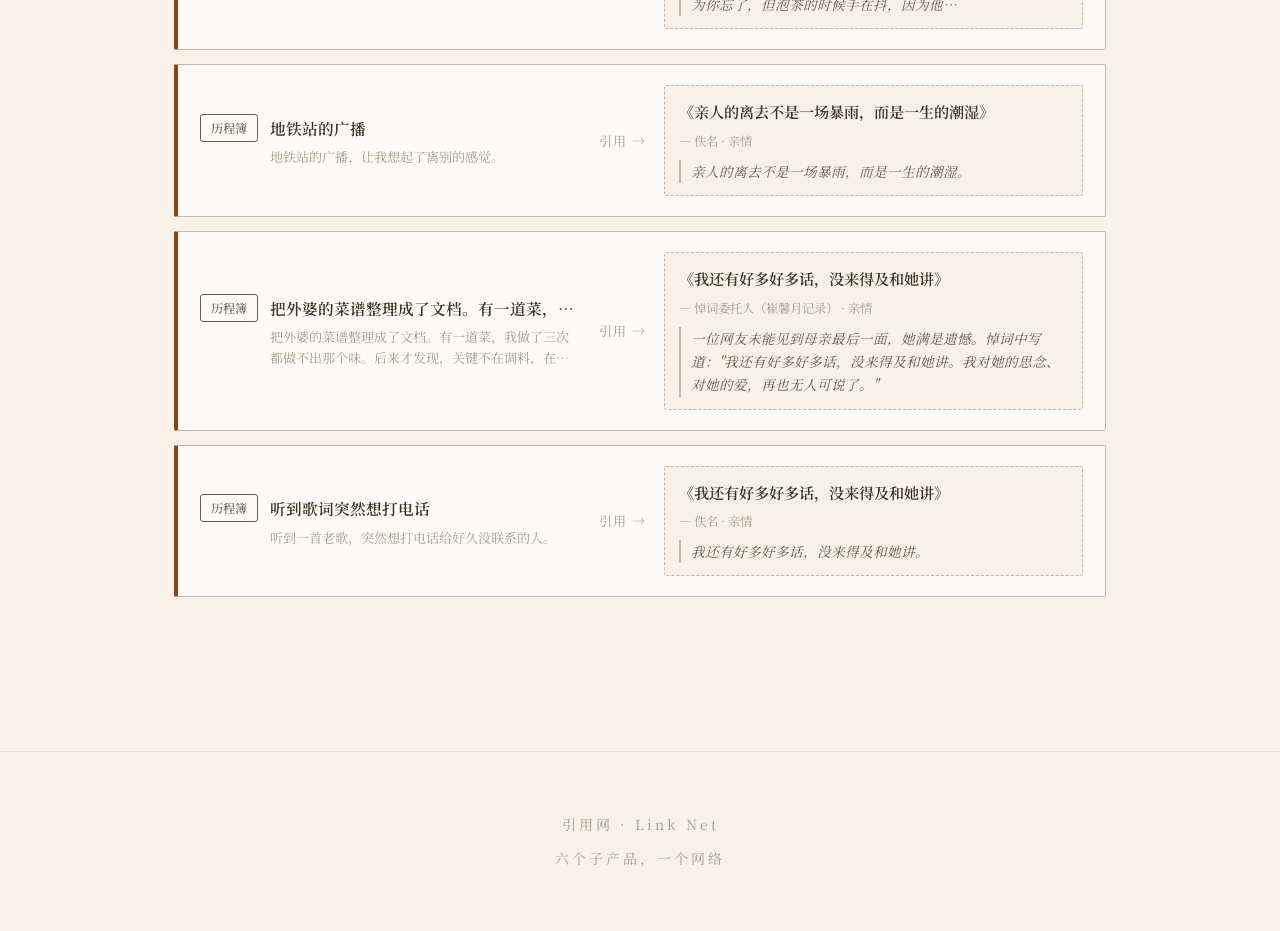
<file: life-stub/links/links.html>
<!DOCTYPE html>
<html lang="zh-CN">
<head>
<meta charset="UTF-8">
<meta name="viewport" content="width=device-width, initial-scale=1.0">
<title>引用网 · 生活存根簿</title>
<link rel="stylesheet" href="../style.css?v=0.9">
<link rel="stylesheet" href="links.css?v=0.9">
</head>
<body>
<div class="paper-texture"></div>

<nav class="nav">
  <div class="nav-inner">
    <a href="../index.html" class="nav-logo">存根簿</a>
    <ul class="nav-links">
      <li><a href="../index.html">首页</a></li>
      <li><a href="../demo.html">翻阅</a></li>
      <li><a href="../capsule/capsule.html">时光胶囊</a></li>
      <li><a href="../echo/echo.html">回声库</a></li>
      <li><a href="../journey/journey.html">历程簿</a></li>
      <li><a href="../wishlist/wishlist.html">心愿册</a></li>
      <li><a href="../mail/mail.html">回信亭</a></li>
      <li><a href="links.html" class="active">引用网</a></li>
      <li><a href="../about.html">关于</a></li>
    </ul>
  </div>
</nav>

<main class="main links-main">
  <section class="links-header">
    <div class="section-line"></div>
    <h1 class="links-title">引用网</h1>
    <div class="section-line"></div>
    <p class="links-sub">Link Net · 六个子产品，第一次被串成一个网络</p>
    <p class="links-desc">
      你在历程簿记下的一句话、在回信亭写的一封信，<br>
      都可以挂到回声库某条"替你说话"的文字上。<br>
      这条引用，就是<span class="highlight">不同时间维度的"我"在互相回应</span>的痕迹。<br>
      点开任何一条，跳到它诞生的那个子产品。
    </p>
  </section>

  <!-- 统计总览 -->
  <section class="links-stats" id="linksStats"></section>

  <!-- 视图切换 -->
  <section class="links-tabs" id="linksTabs">
    <button class="links-tab active" data-view="refs">引用关系（谁在引用回声）</button>
    <button class="links-tab" data-view="reverse">反向引用（被引用的回声）</button>
    <button class="links-tab" data-view="all">全部条目</button>
  </section>

  <!-- 视图内容 -->
  <section class="links-view" id="linksView"></section>

  <section class="links-empty" id="linksEmpty" hidden>
    <p>还没有任何引用关系。去历程簿或回信亭，把一条记录挂到回声库某条上试试。</p>
  </section>
</main>

<footer class="footer">
  <p>引用网 · Link Net</p>
  <p class="footer-sub">六个子产品，一个网络</p>
</footer>

<script src="links-data.js?v=0.9"></script>
<script src="links-render.js?v=0.9"></script>
</body>
</html>
</file>
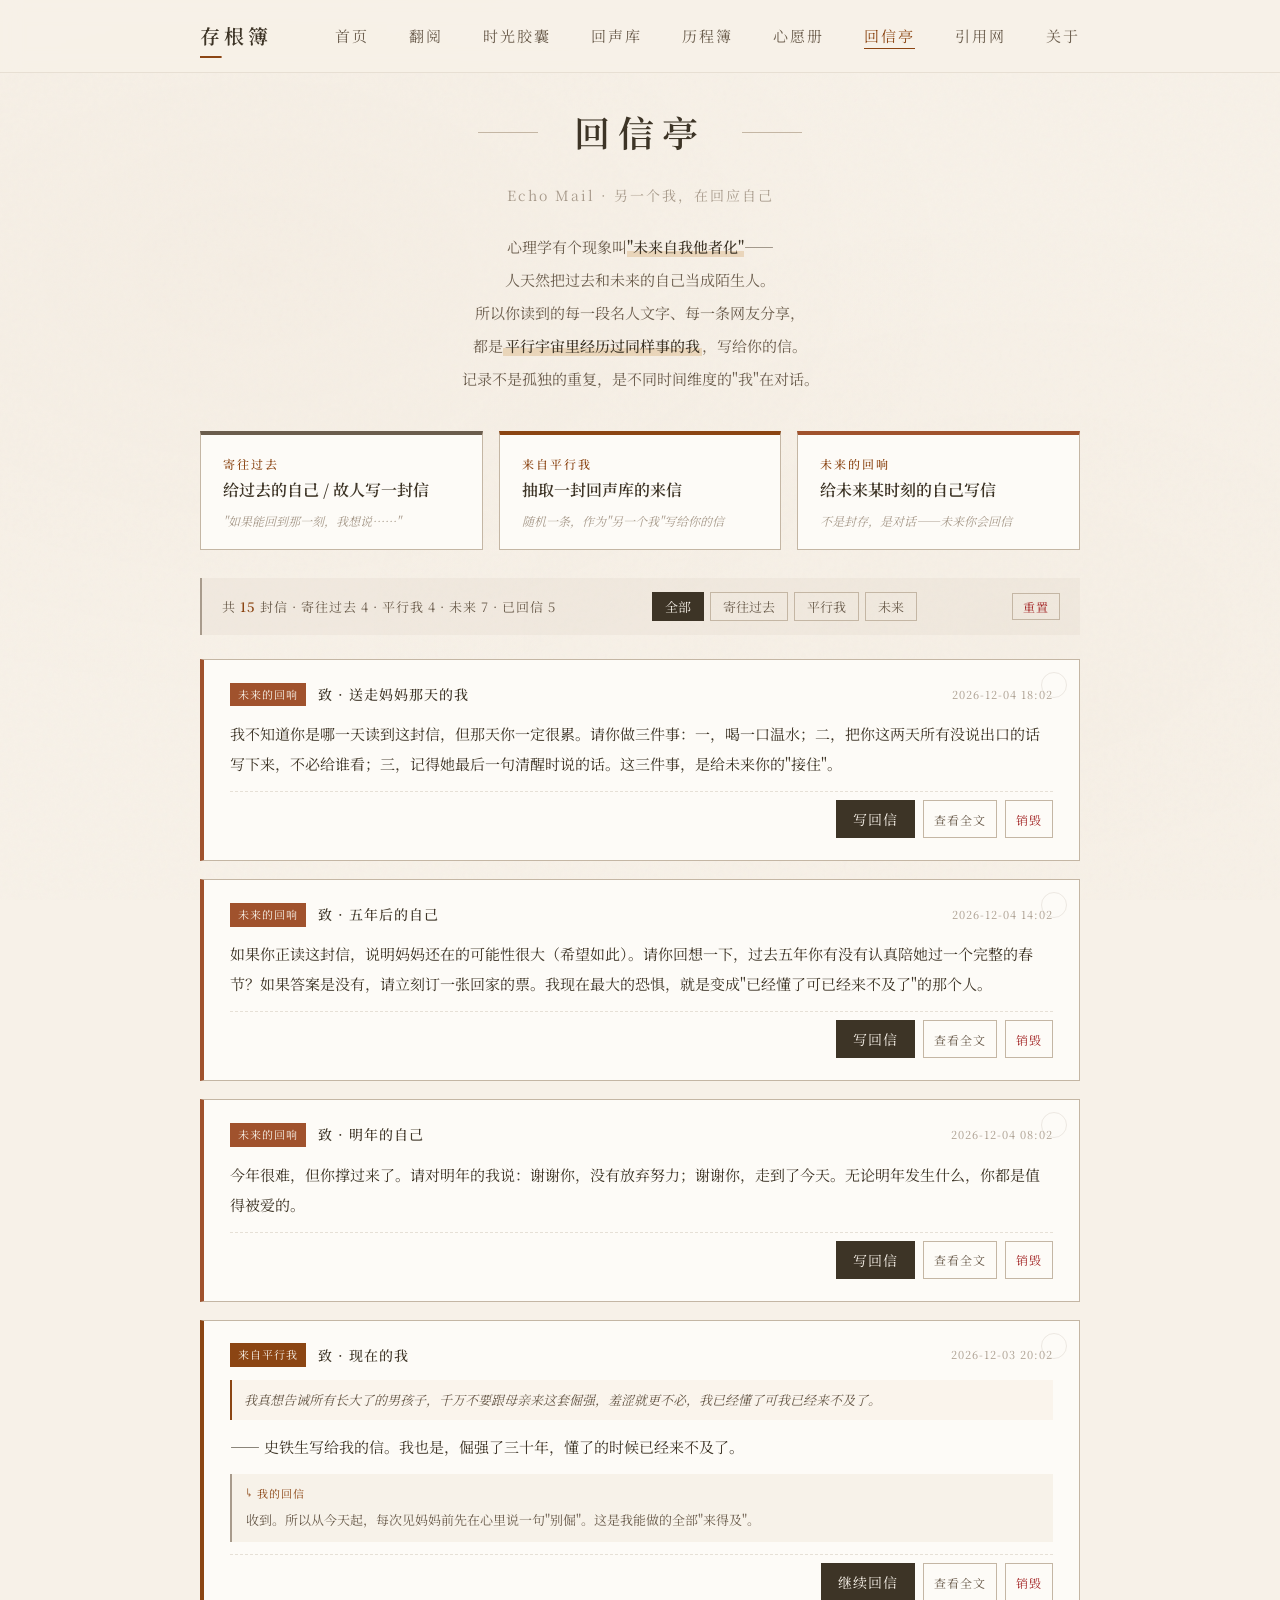
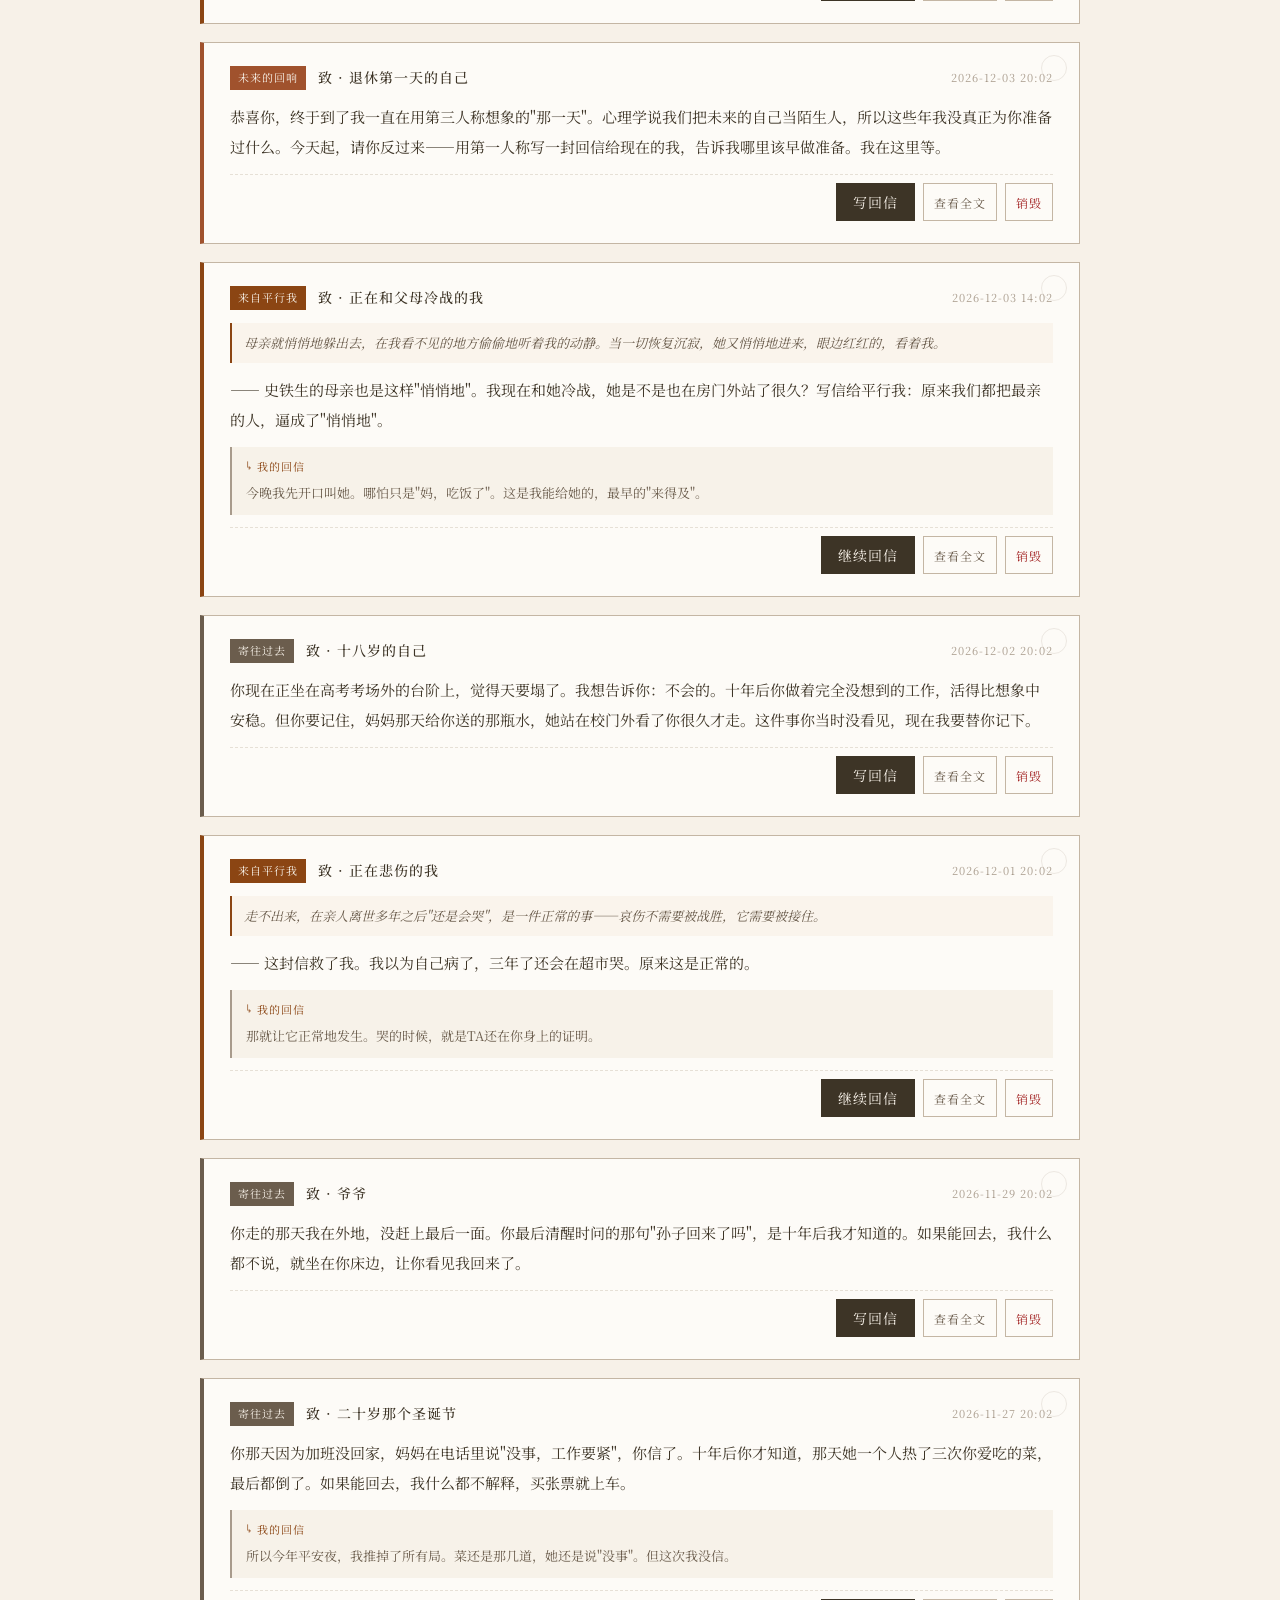
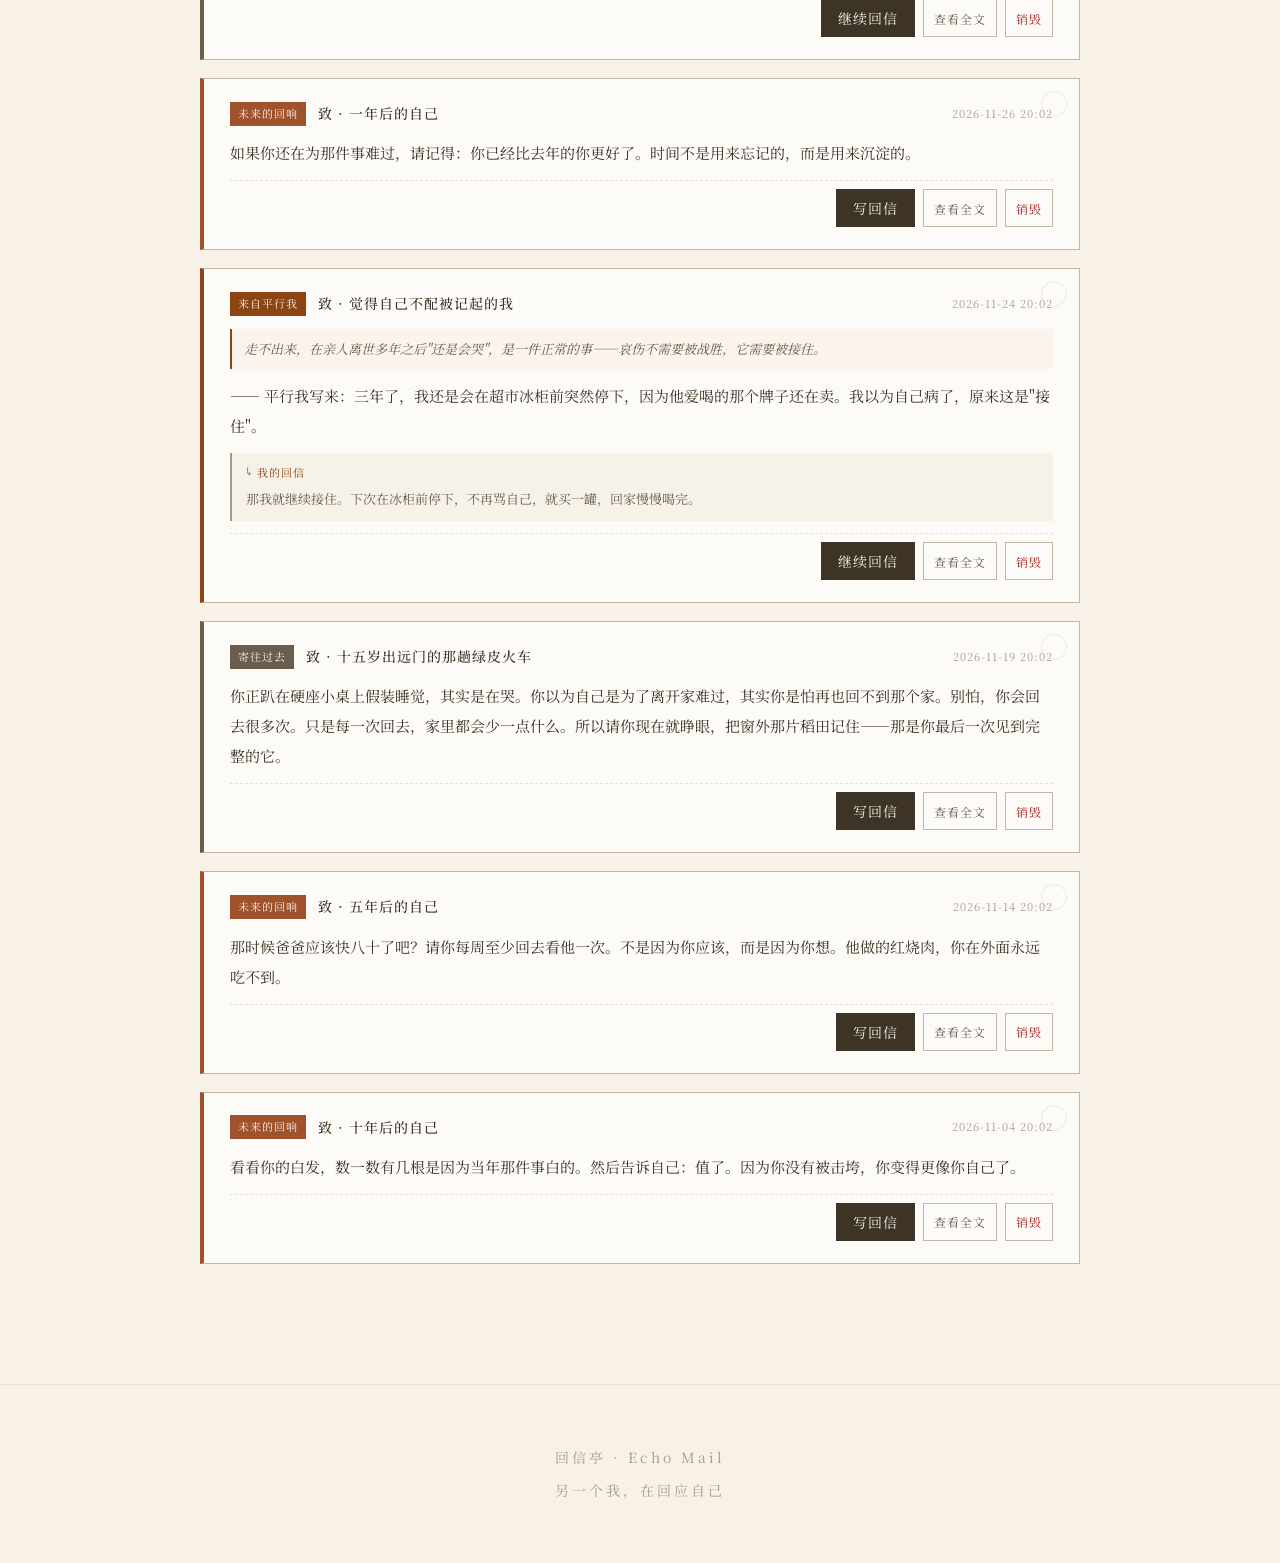
<file: life-stub/mail/mail.html>
<!DOCTYPE html>
<html lang="zh-CN">
<head>
<meta charset="UTF-8">
<meta name="viewport" content="width=device-width, initial-scale=1.0">
<title>回信亭 · 生活存根簿</title>
<link rel="stylesheet" href="../style.css?v=0.9">
<link rel="stylesheet" href="mail.css?v=0.9">
</head>
<body>
<div class="paper-texture"></div>

<nav class="nav">
  <div class="nav-inner">
    <a href="../index.html" class="nav-logo">存根簿</a>
    <ul class="nav-links">
      <li><a href="../index.html">首页</a></li>
      <li><a href="../demo.html">翻阅</a></li>
      <li><a href="../capsule/capsule.html">时光胶囊</a></li>
      <li><a href="../echo/echo.html">回声库</a></li>
      <li><a href="../journey/journey.html">历程簿</a></li>
      <li><a href="../wishlist/wishlist.html">心愿册</a></li>
      <li><a href="mail.html" class="active">回信亭</a></li>
      <li><a href="../links/links.html">引用网</a></li>
      <li><a href="../about.html">关于</a></li>
    </ul>
  </div>
</nav>

<main class="main mail-main">
  <section class="mail-header">
    <div class="section-line"></div>
    <h1 class="mail-title">回信亭</h1>
    <div class="section-line"></div>
    <p class="mail-sub">Echo Mail · 另一个我，在回应自己</p>
    <p class="mail-desc">
      心理学有个现象叫<span class="underline">"未来自我他者化"</span>——<br>
      人天然把过去和未来的自己当成陌生人。<br>
      所以你读到的每一段名人文字、每一条网友分享，<br>
      都是<span class="highlight">平行宇宙里经历过同样事的我</span>，写给你的信。<br>
      记录不是孤独的重复，是不同时间维度的"我"在对话。
    </p>
  </section>

  <!-- ── 三种信的入口 ── -->
  <section class="mail-actions">
    <button class="mail-action-card mail-action--past" data-type="past">
      <span class="mail-action-mark">寄往过去</span>
      <span class="mail-action-title">给过去的自己 / 故人写一封信</span>
      <span class="mail-action-hint">"如果能回到那一刻，我想说……"</span>
    </button>
    <button class="mail-action-card mail-action--mirror" id="mailDrawMirror">
      <span class="mail-action-mark">来自平行我</span>
      <span class="mail-action-title">抽取一封回声库的来信</span>
      <span class="mail-action-hint">随机一条，作为"另一个我"写给你的信</span>
    </button>
    <button class="mail-action-card mail-action--future" data-type="future">
      <span class="mail-action-mark">未来的回响</span>
      <span class="mail-action-title">给未来某时刻的自己写信</span>
      <span class="mail-action-hint">不是封存，是对话——未来你会回信</span>
    </button>
  </section>

  <!-- ── 统计 + 筛选 ── -->
  <section class="mail-toolbar">
    <div class="mail-stats" id="mailStats"></div>
    <div class="mail-filters" id="mailFilters">
      <button class="mail-filter active" data-type="all">全部</button>
      <button class="mail-filter" data-type="past">寄往过去</button>
      <button class="mail-filter" data-type="mirror">平行我</button>
      <button class="mail-filter" data-type="future">未来</button>
    </div>
    <button class="mail-btn ghost small danger" id="mailResetBtn">重置</button>
  </section>

  <!-- ── 信件列表 ── -->
  <section class="mail-list" id="mailList"></section>

  <section class="mail-empty" id="mailEmpty" hidden>
    <p>这里还没有信。从上方选一种方式开始对话。</p>
  </section>
</main>

<!-- 写信弹窗 -->
<div class="mail-modal" id="mailModal" hidden>
  <div class="mail-modal-mask" data-close></div>
  <article class="mail-modal-body">
    <button class="mail-modal-close" data-close aria-label="关闭">×</button>
    <h3 class="mail-modal-title" id="mailModalTitle">写一封信</h3>

    <!-- 平行我来信展示区（仅 mirror 类型显示） -->
    <div class="mail-mirror-display" id="mailMirrorDisplay" hidden>
      <div class="mail-mirror-label">来自平行我的信</div>
      <blockquote class="mail-mirror-excerpt" id="mailMirrorExcerpt"></blockquote>
      <div class="mail-mirror-source" id="mailMirrorSource"></div>
    </div>

    <form id="mailForm" class="mail-form">
      <label class="mail-field">
        <span>寄给</span>
        <input type="text" name="to" id="mailFormTo" placeholder="如：十八岁的自己 / 五年后的我 / 爷爷" required>
      </label>

      <label class="mail-field">
        <span>信的正文</span>
        <textarea name="content" rows="6" placeholder="把想说的话写下来。这不是日记，是一封会跨越时间的信。" required></textarea>
      </label>

      <input type="hidden" name="type" id="mailFormType" value="past">
      <input type="hidden" name="fromEcho" id="mailFormFromEcho" value="">
      <input type="hidden" name="echoExcerpt" id="mailFormEchoExcerpt" value="">

      <div class="mail-form-actions">
        <button type="button" class="mail-btn ghost" data-close>取消</button>
        <button type="submit" class="mail-btn solid">寄出</button>
      </div>
    </form>
  </article>
</div>

<!-- 信件详情弹窗（含回信） -->
<div class="mail-modal" id="mailDetailModal" hidden>
  <div class="mail-modal-mask" data-close></div>
  <article class="mail-modal-body mail-detail-body">
    <button class="mail-modal-close" data-close aria-label="关闭">×</button>
    <div id="mailDetailContent"></div>
  </article>
</div>

<footer class="footer">
  <p>回信亭 · Echo Mail</p>
  <p class="footer-sub">另一个我，在回应自己</p>
</footer>

<script src="../echo/echo-data.js?v=0.9"></script>
<script src="mail-data.js?v=0.9"></script>
<script src="mail-render.js?v=0.9"></script>
</body>
</html>
</file>
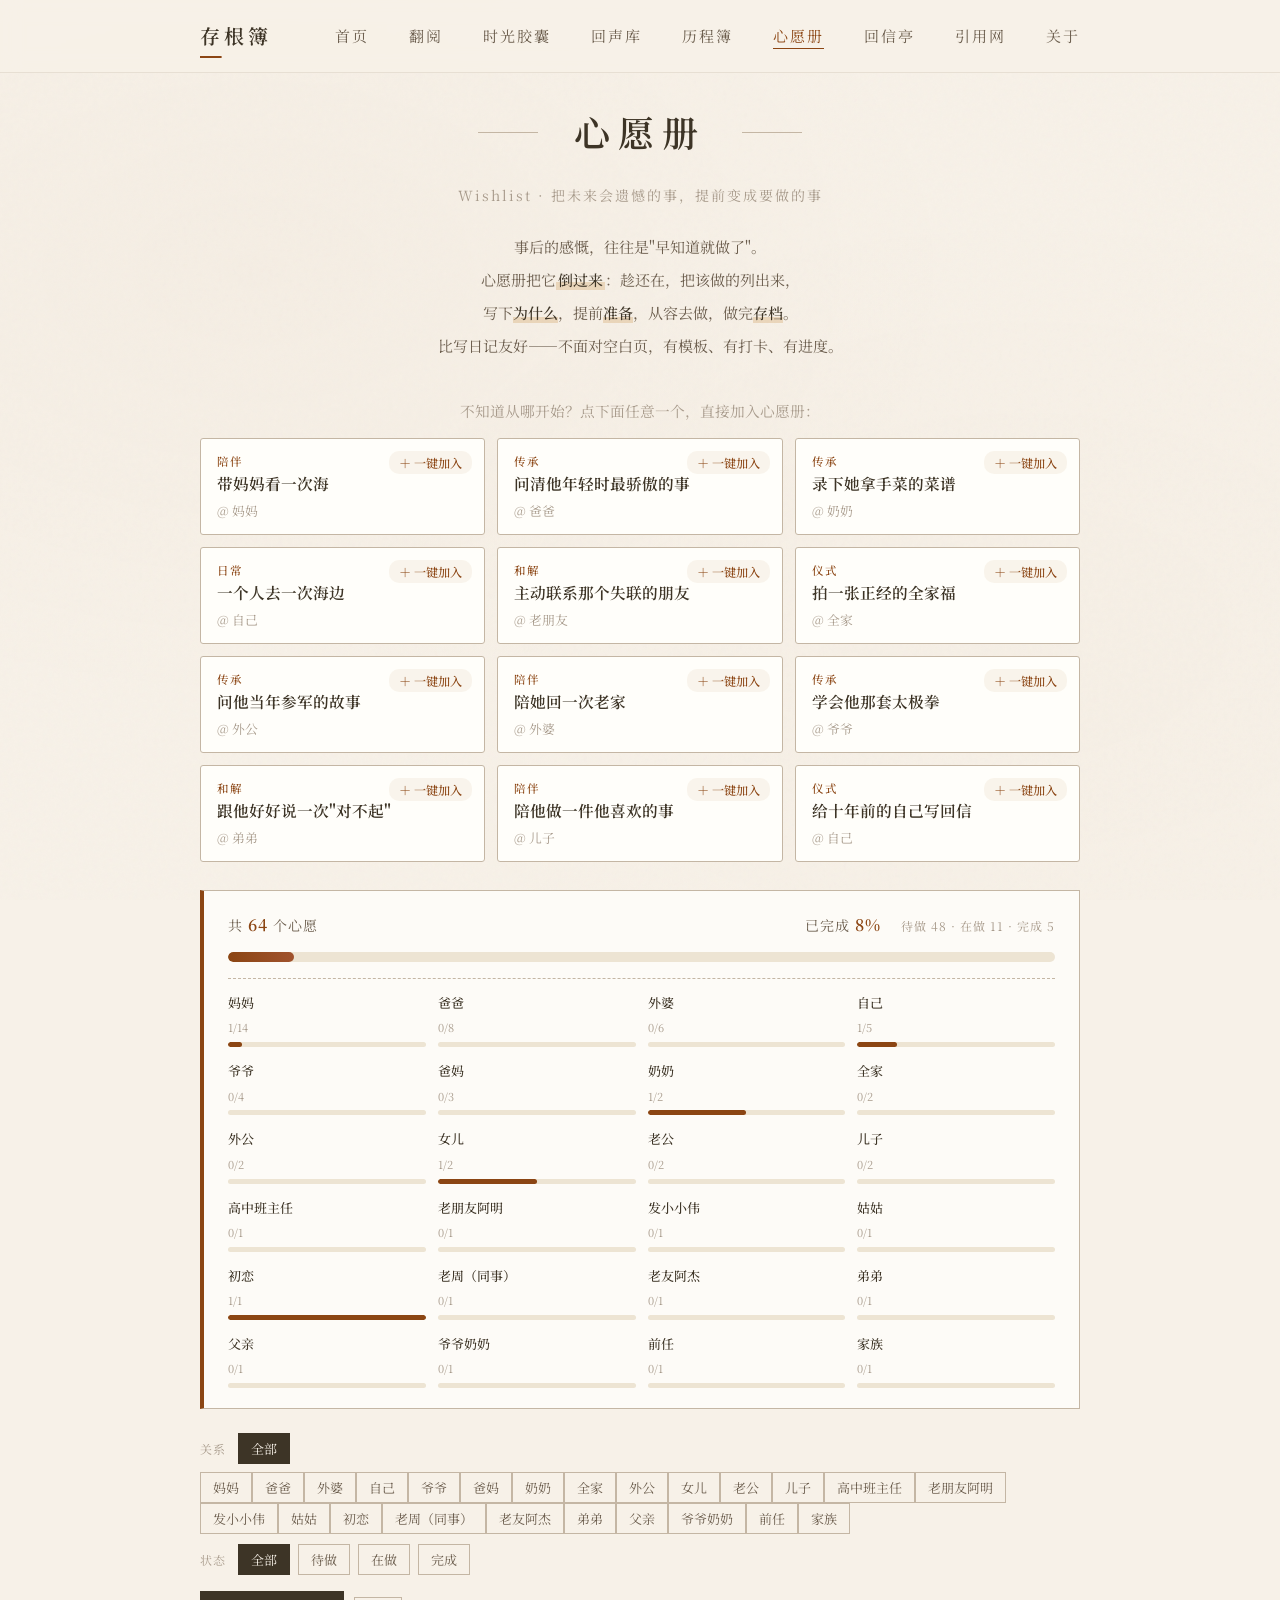
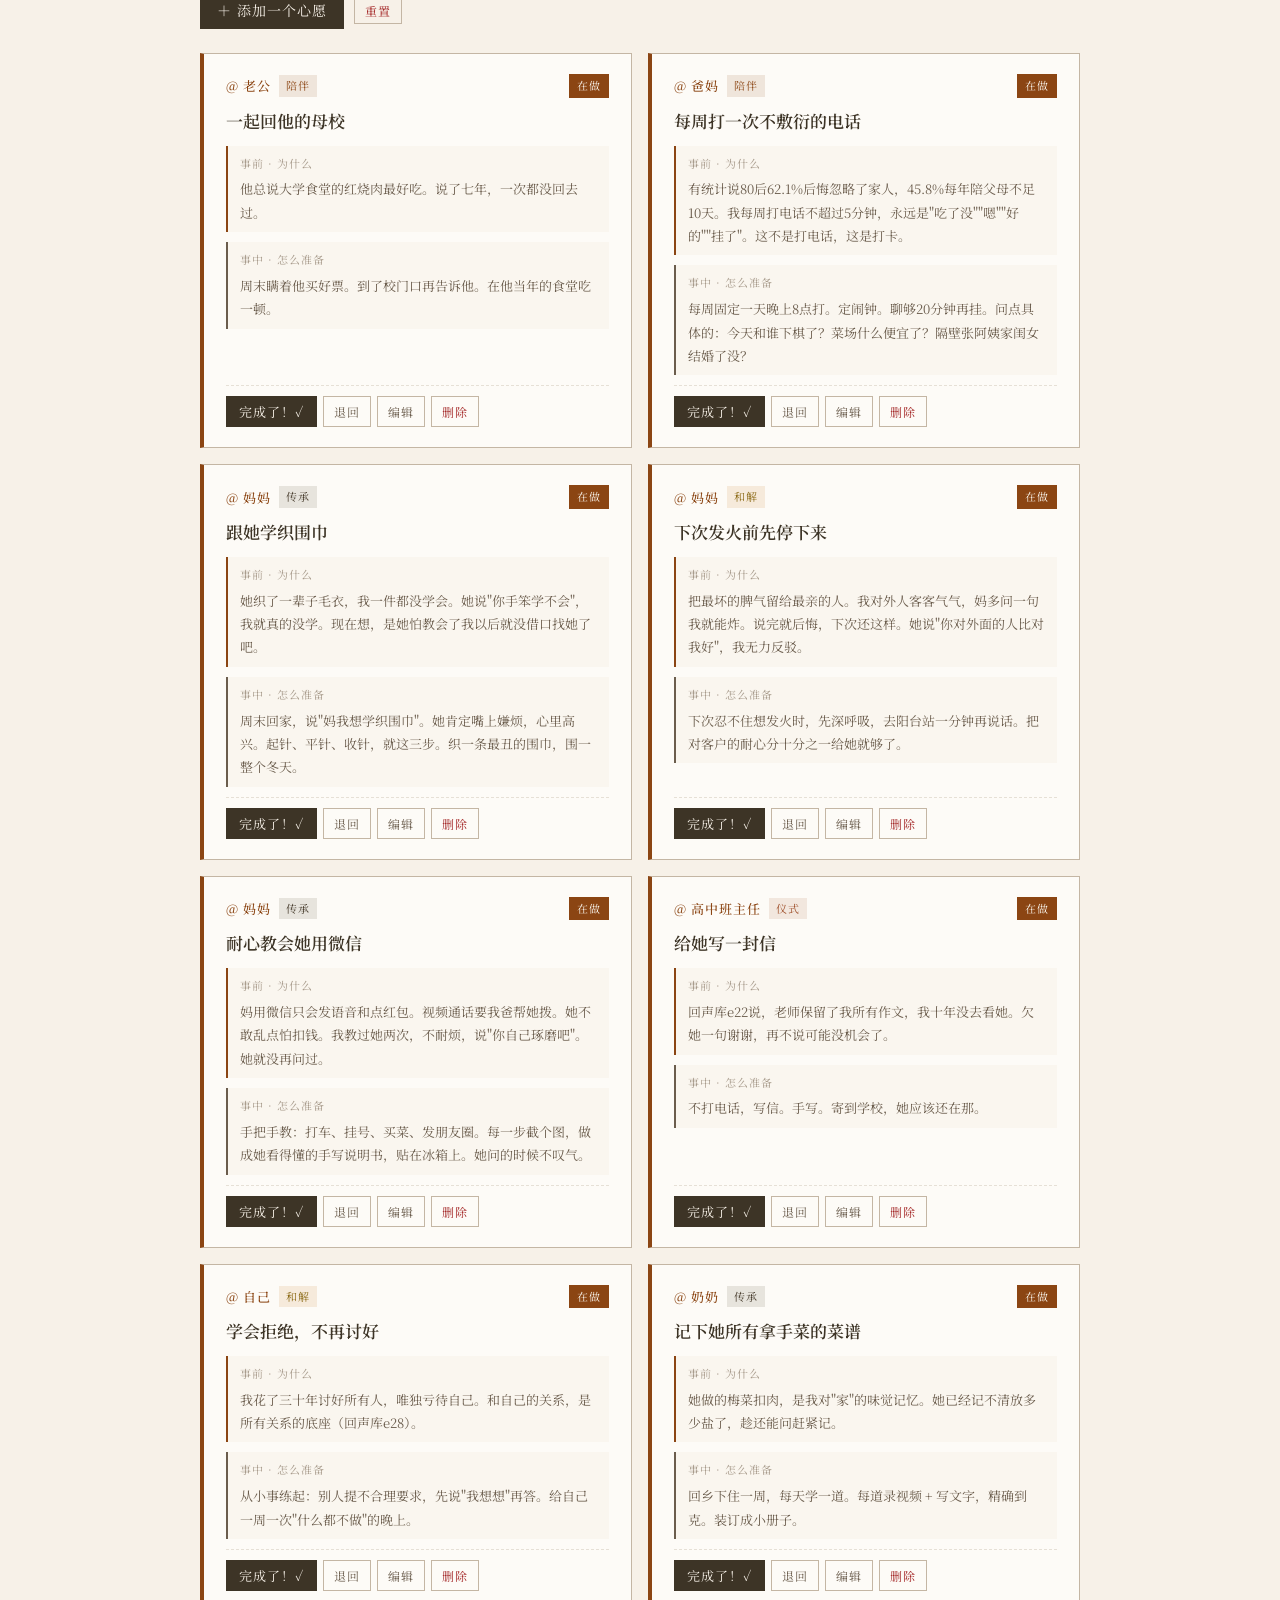
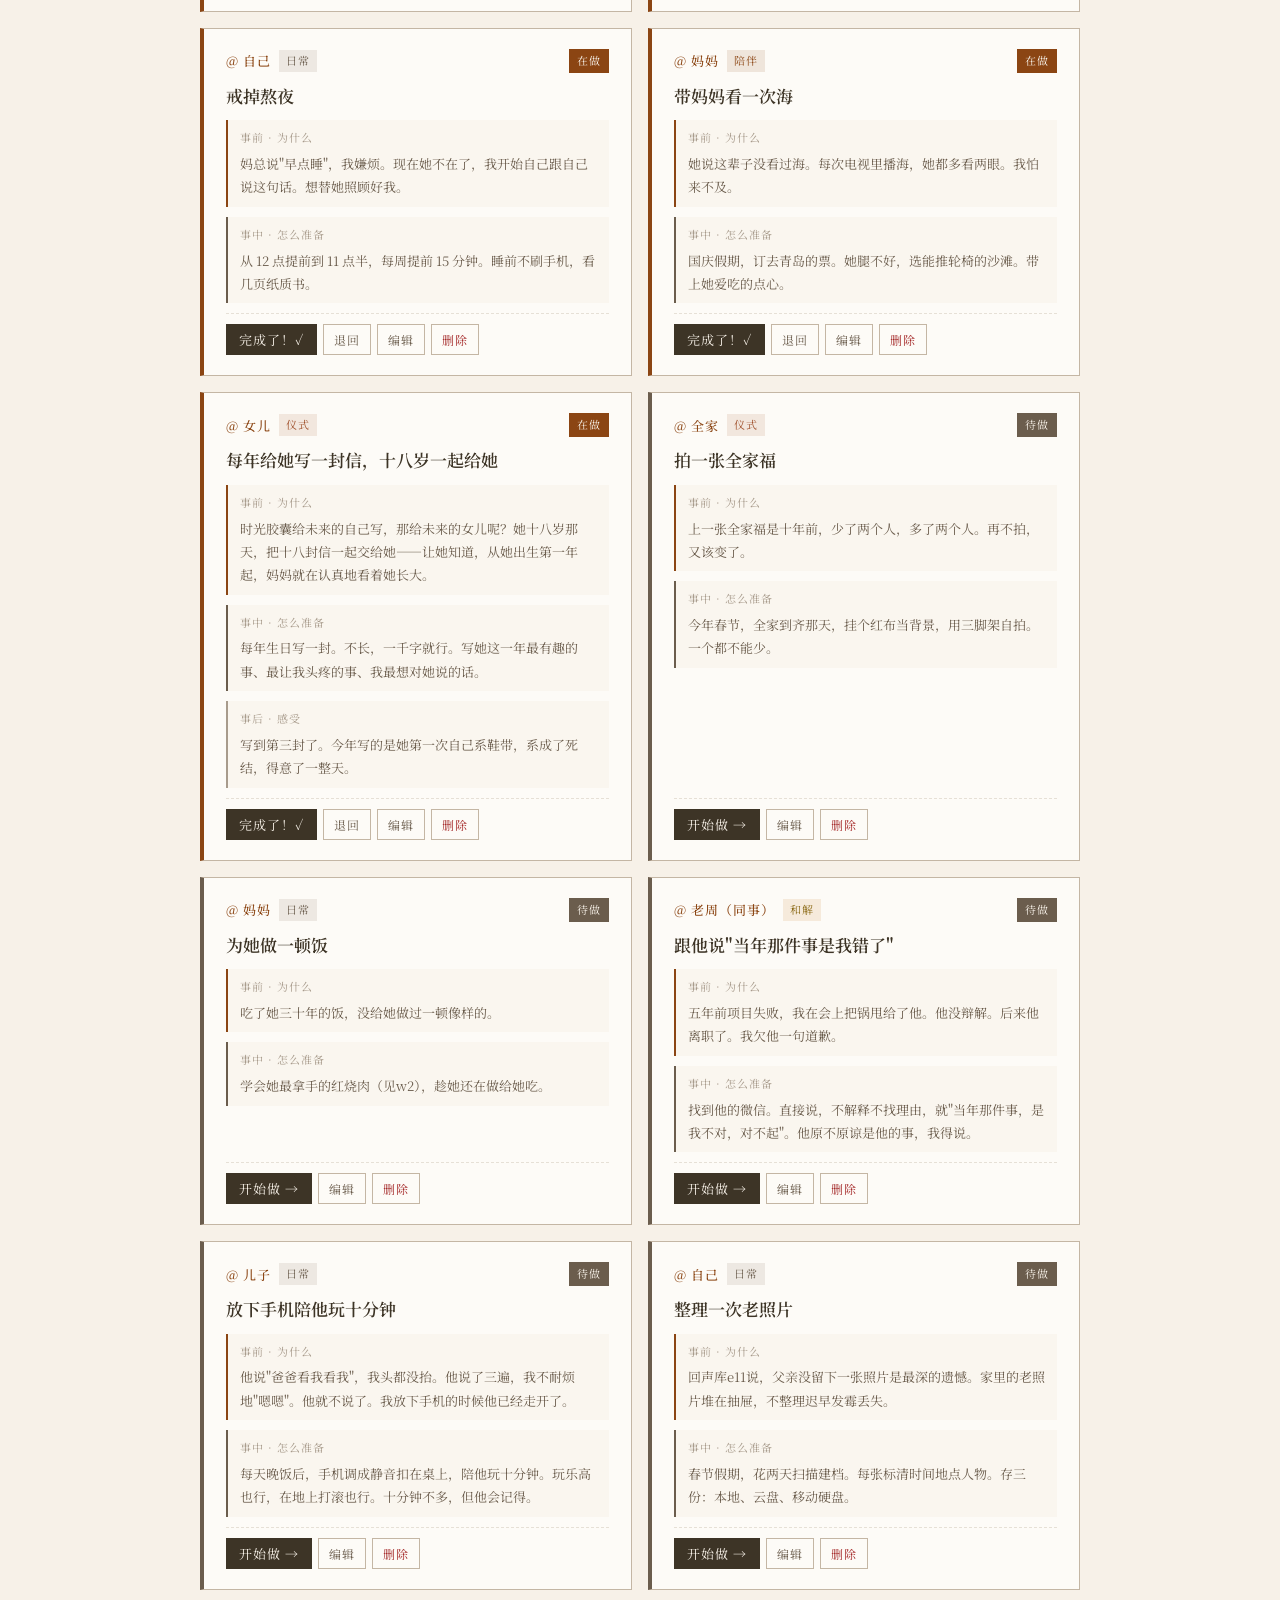
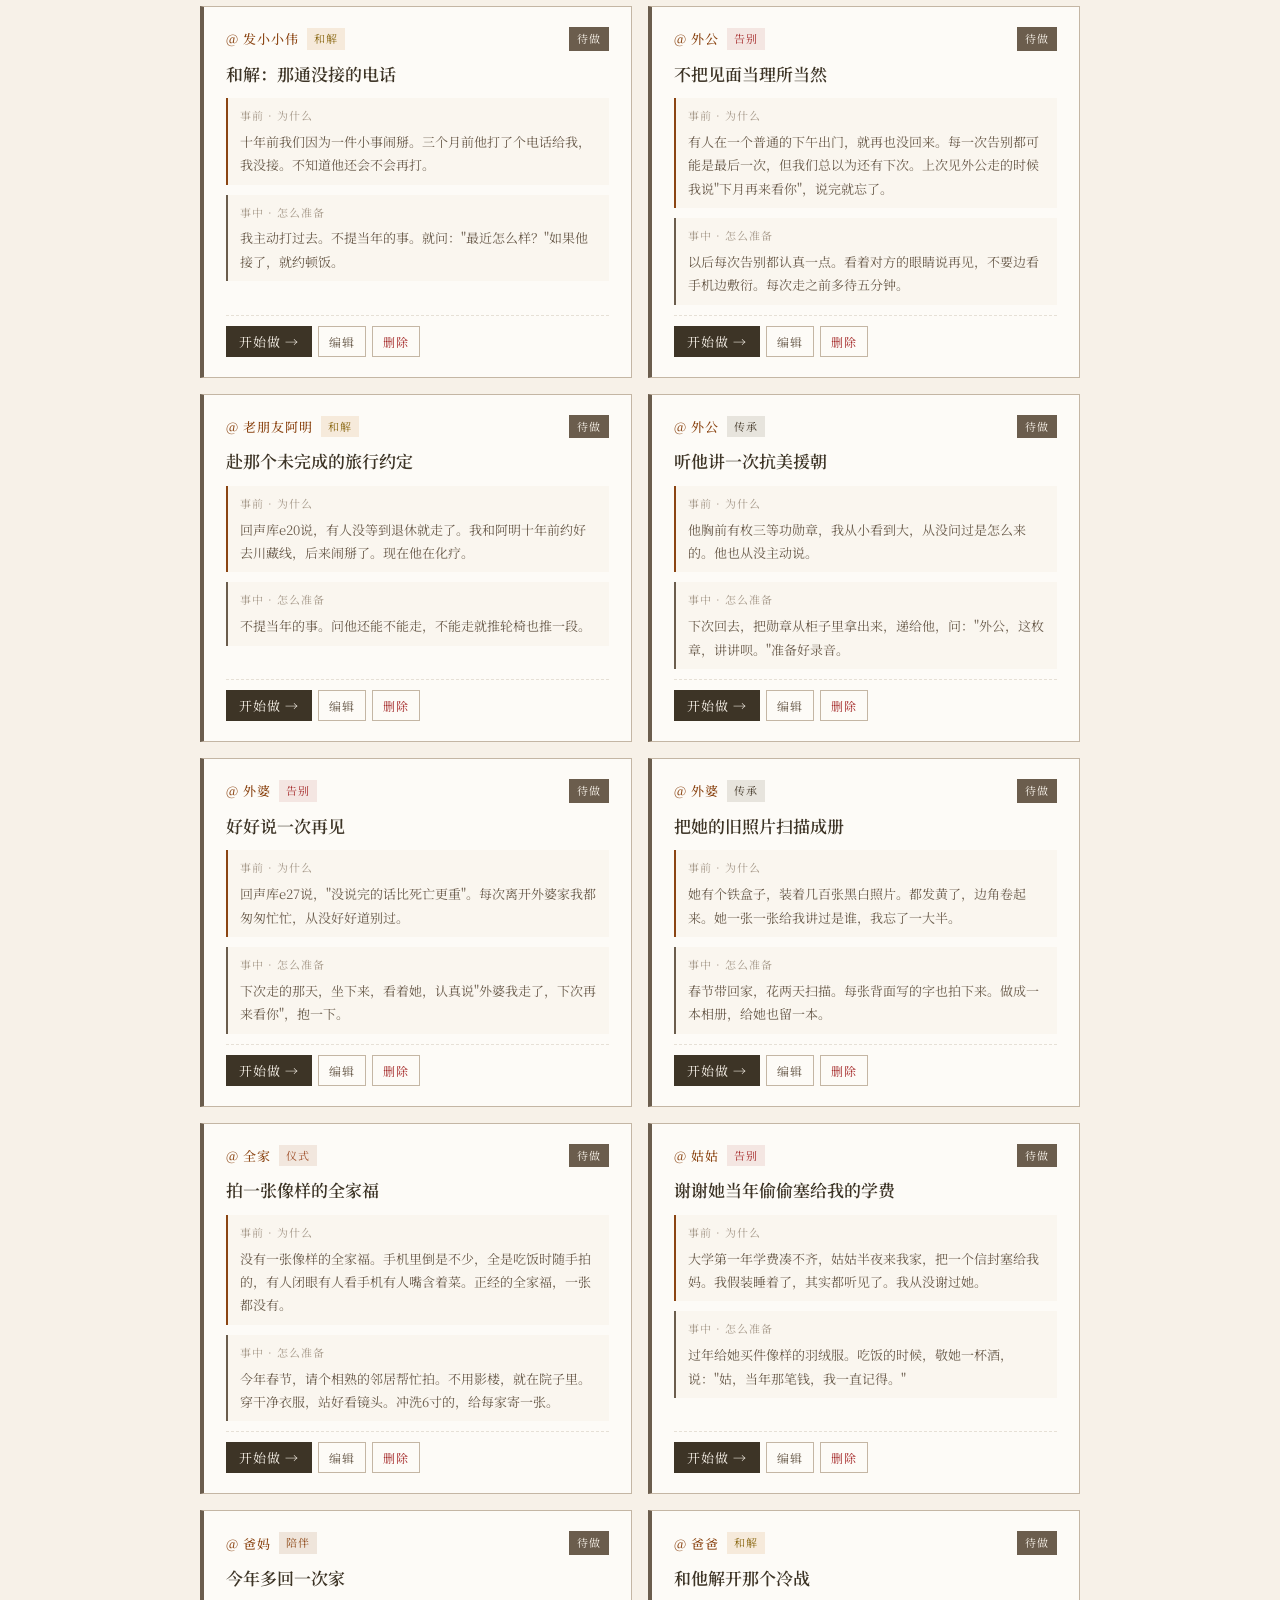
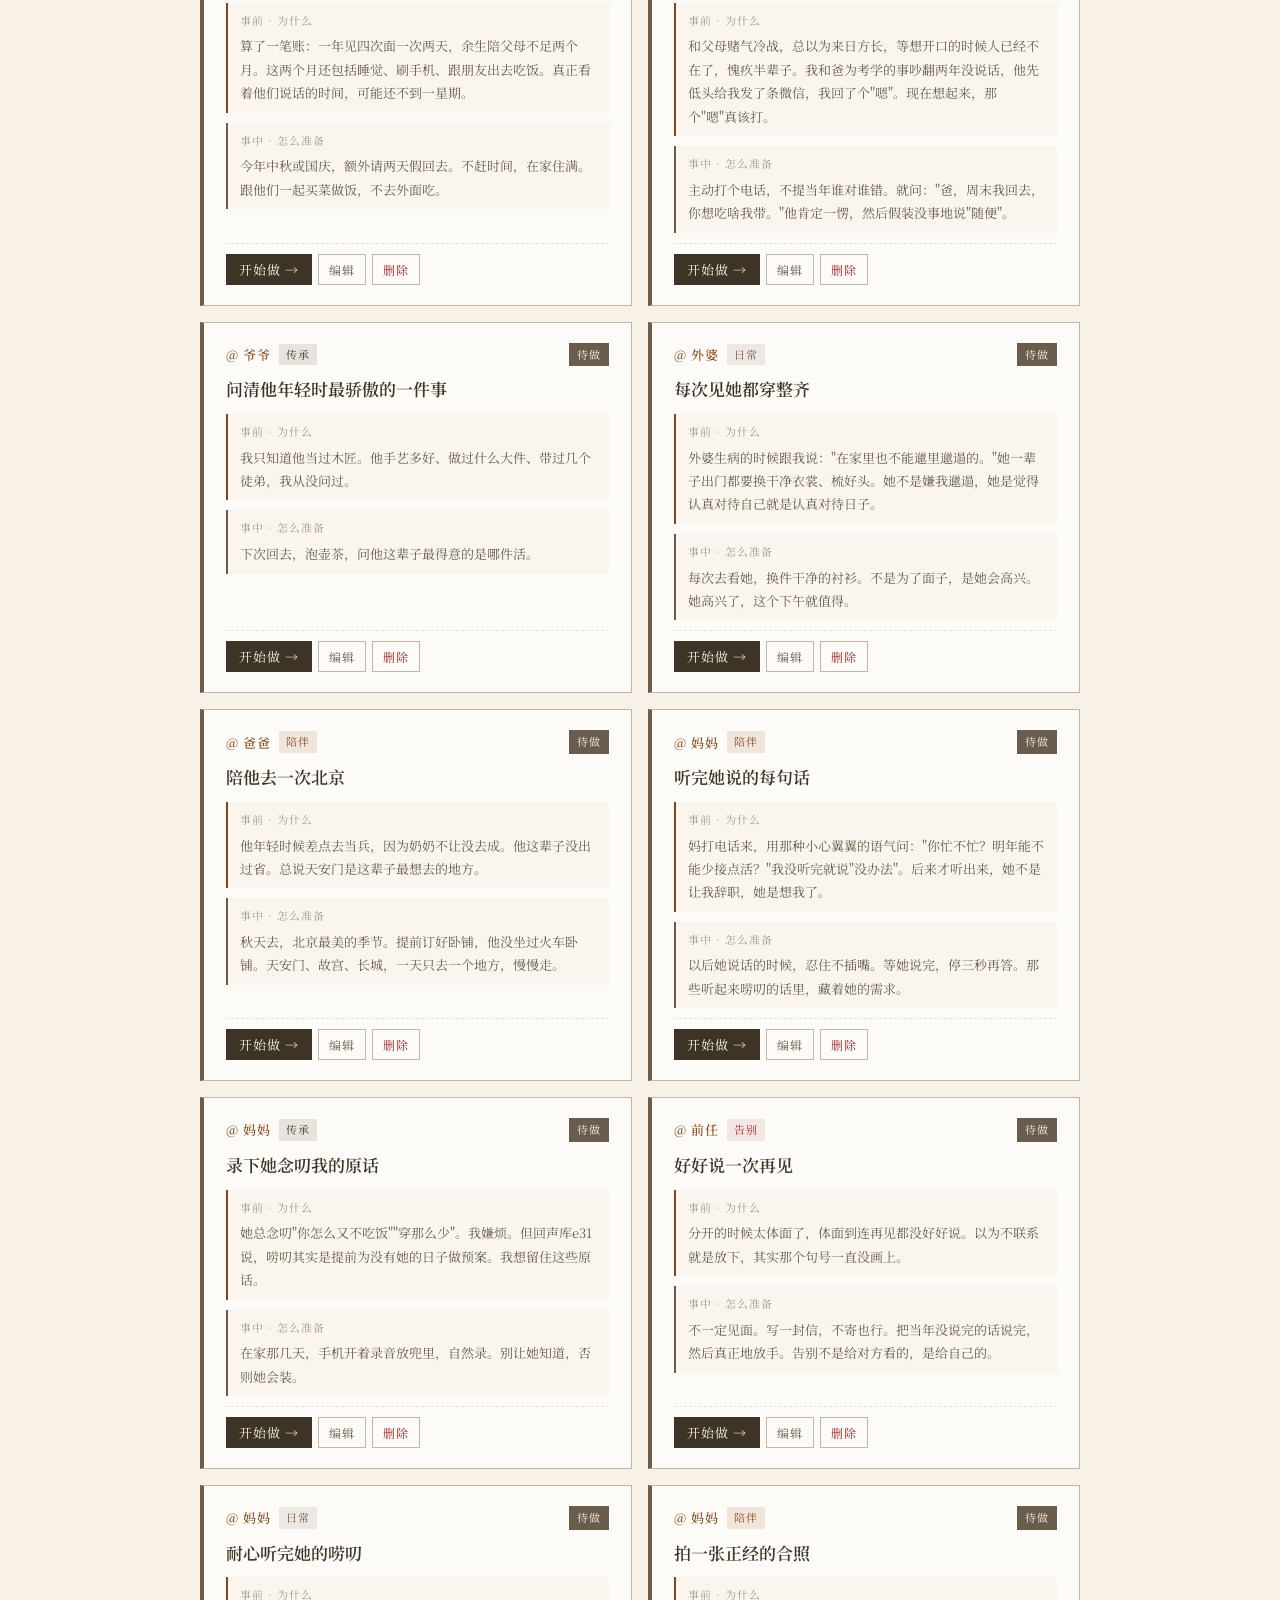
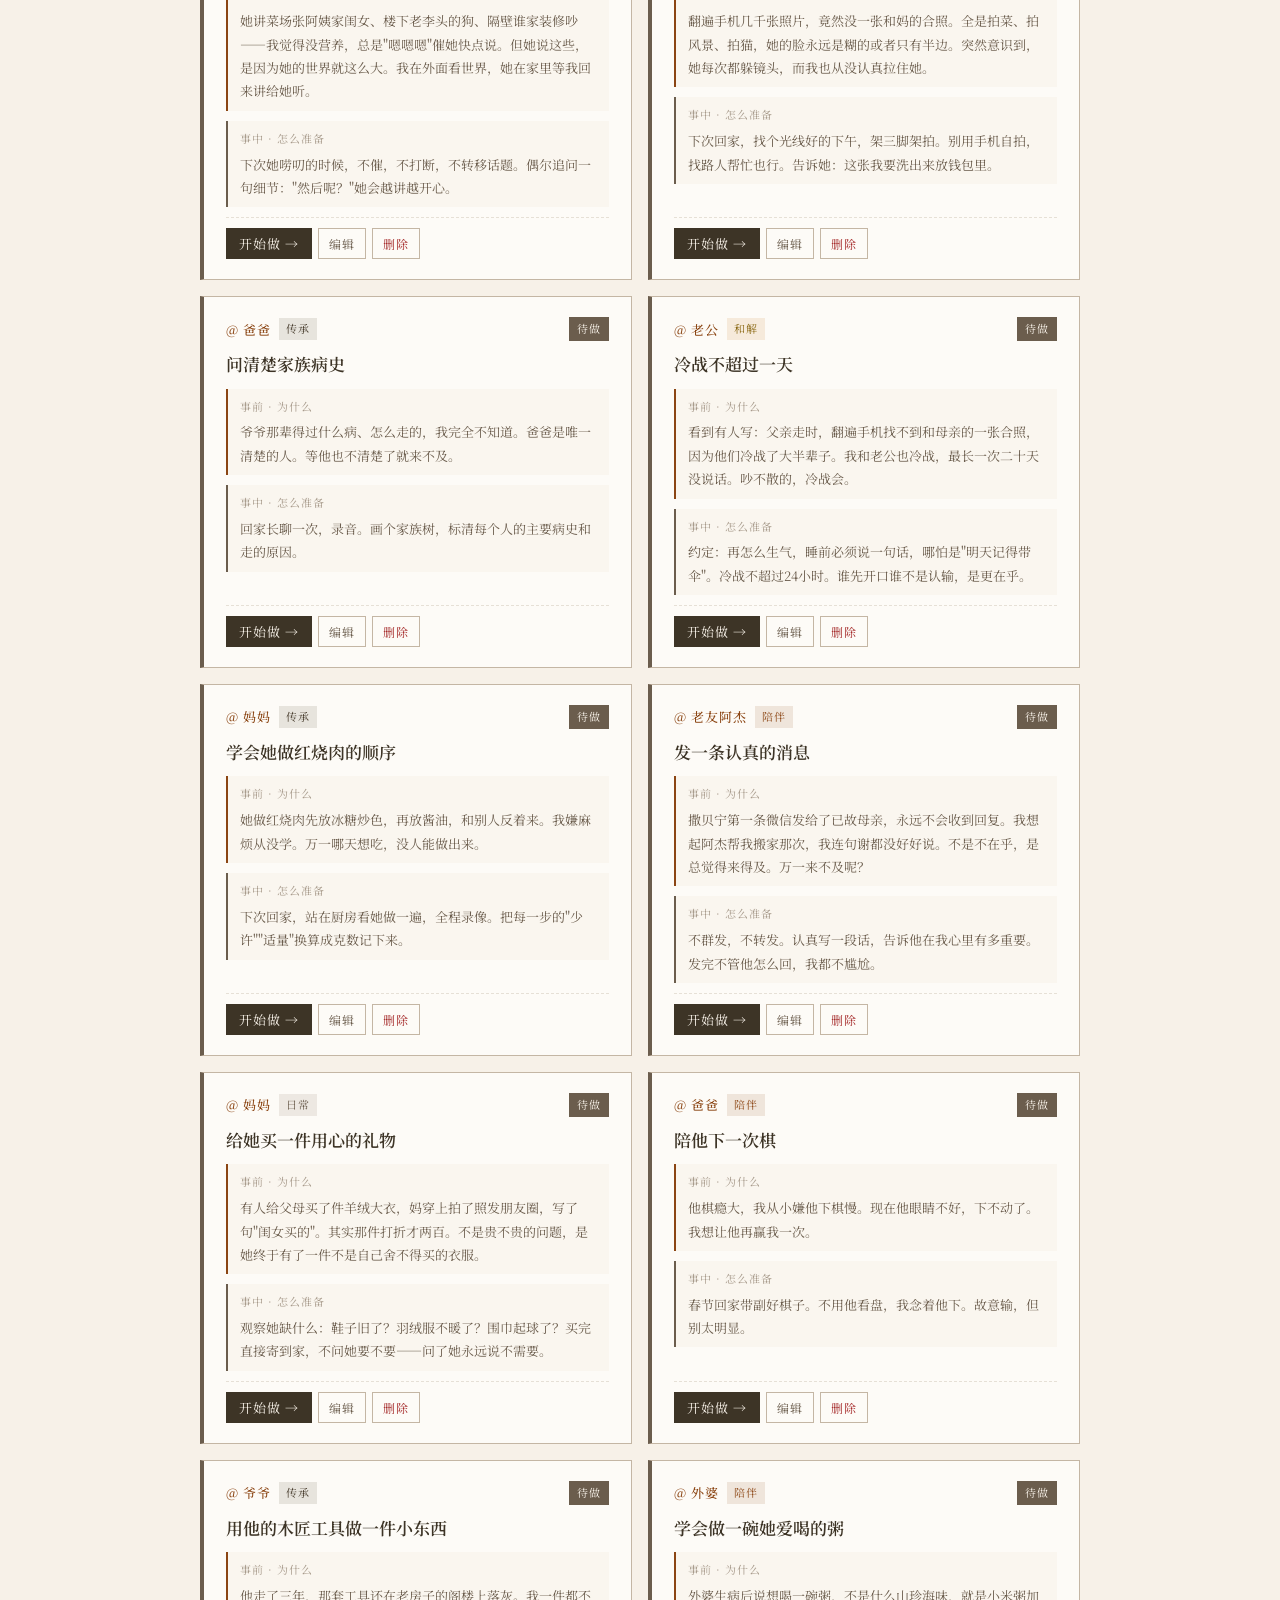
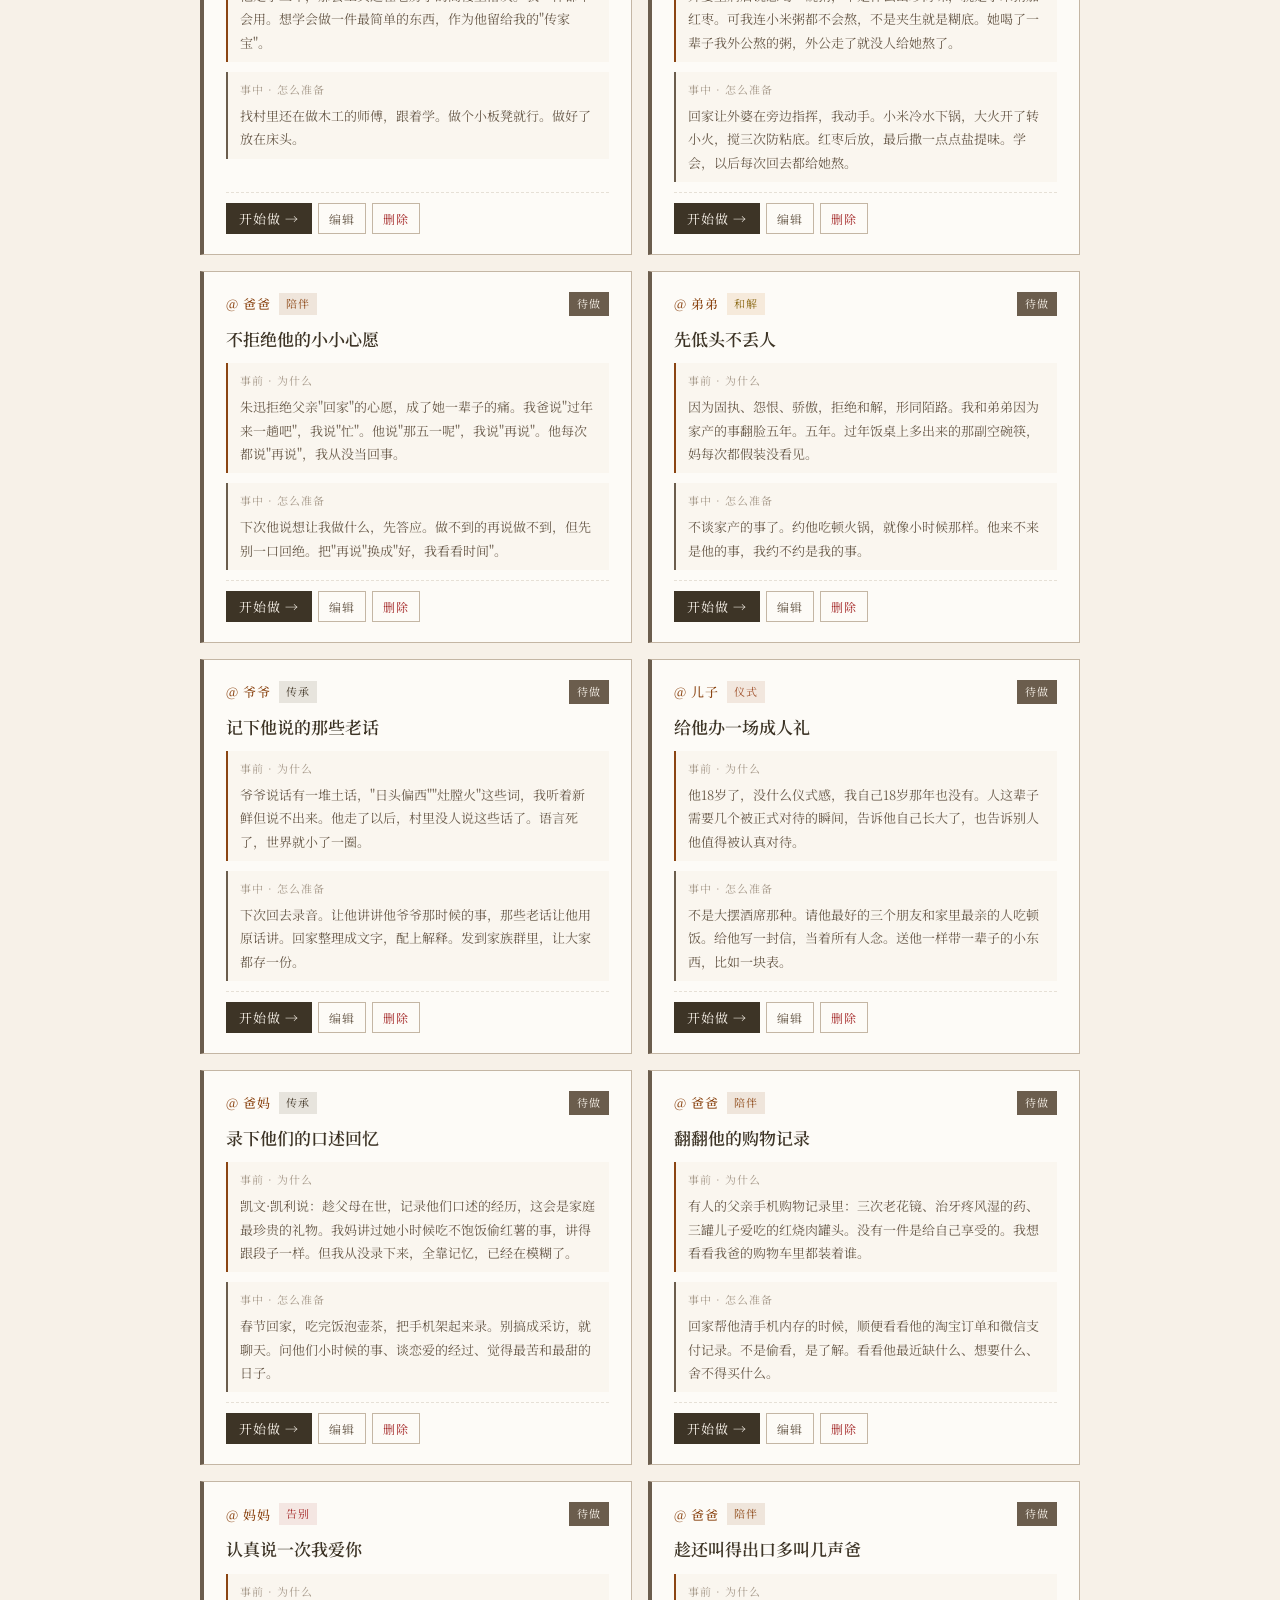
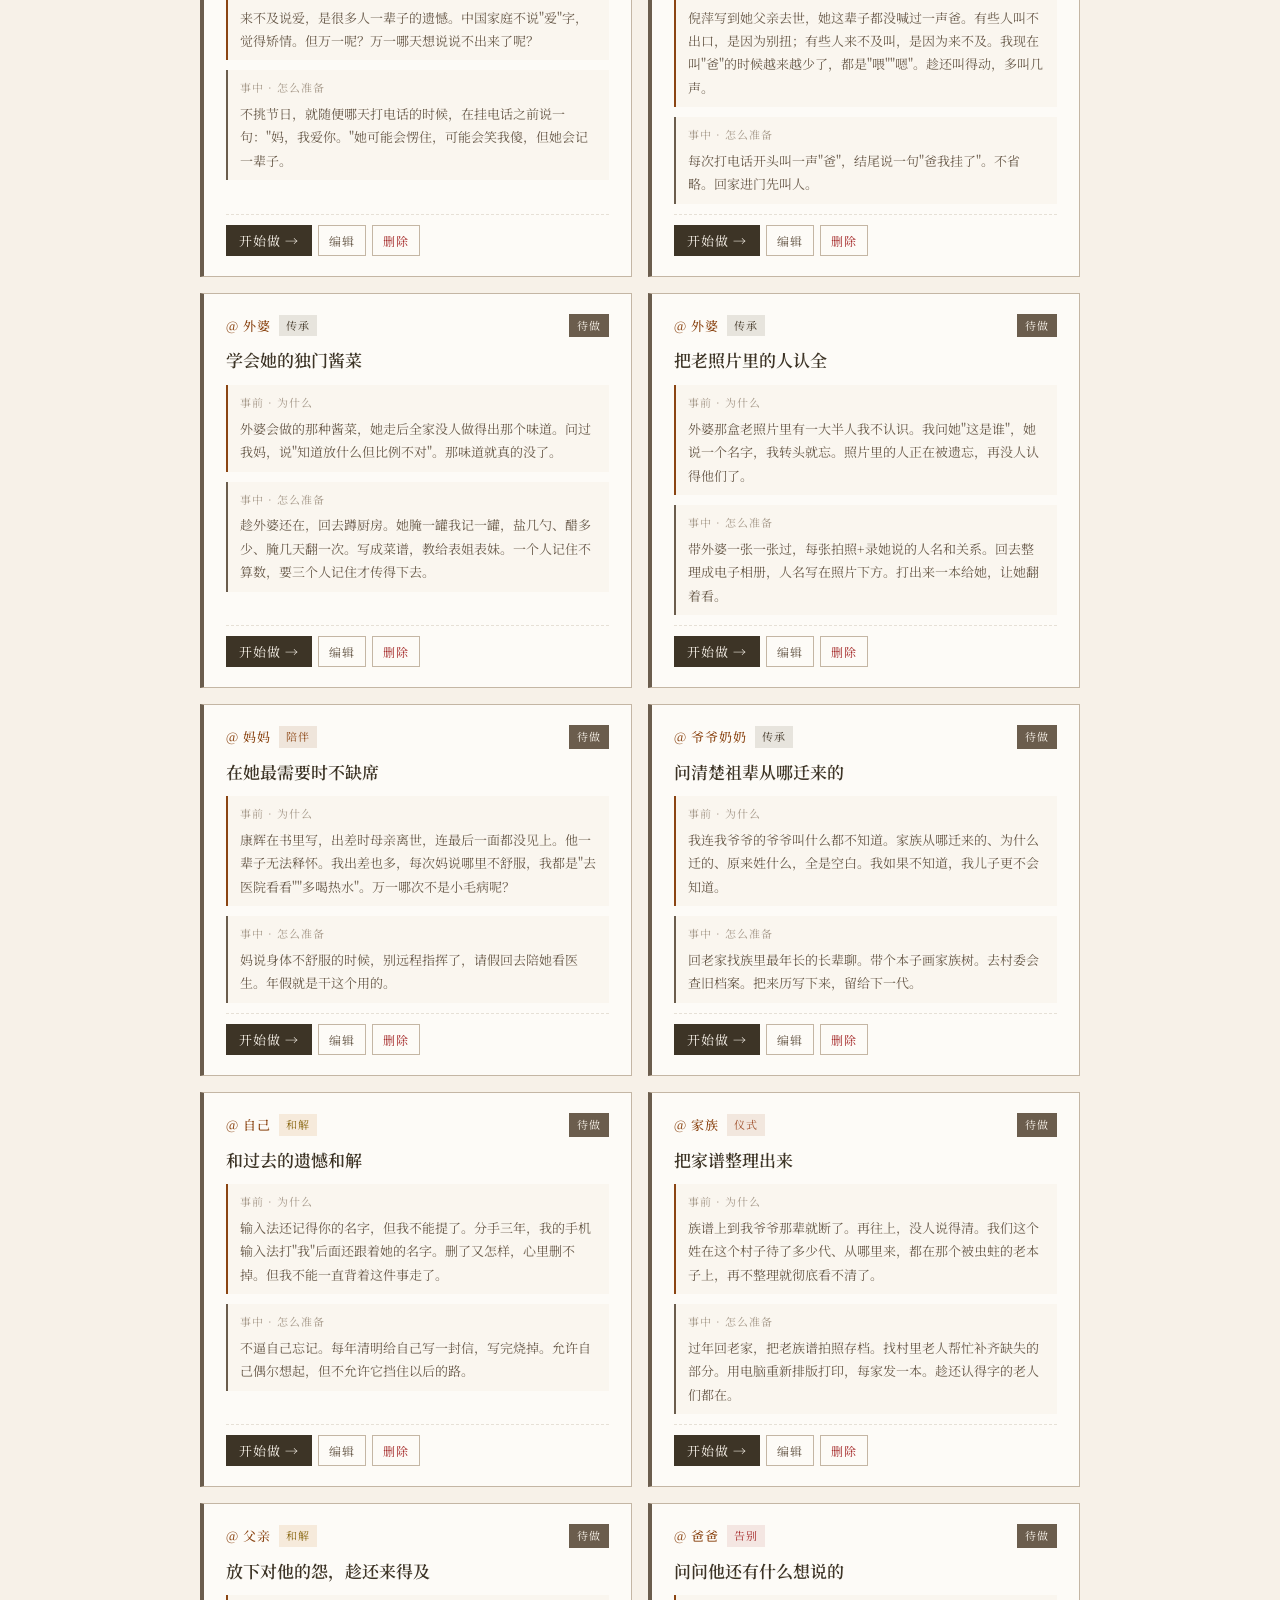
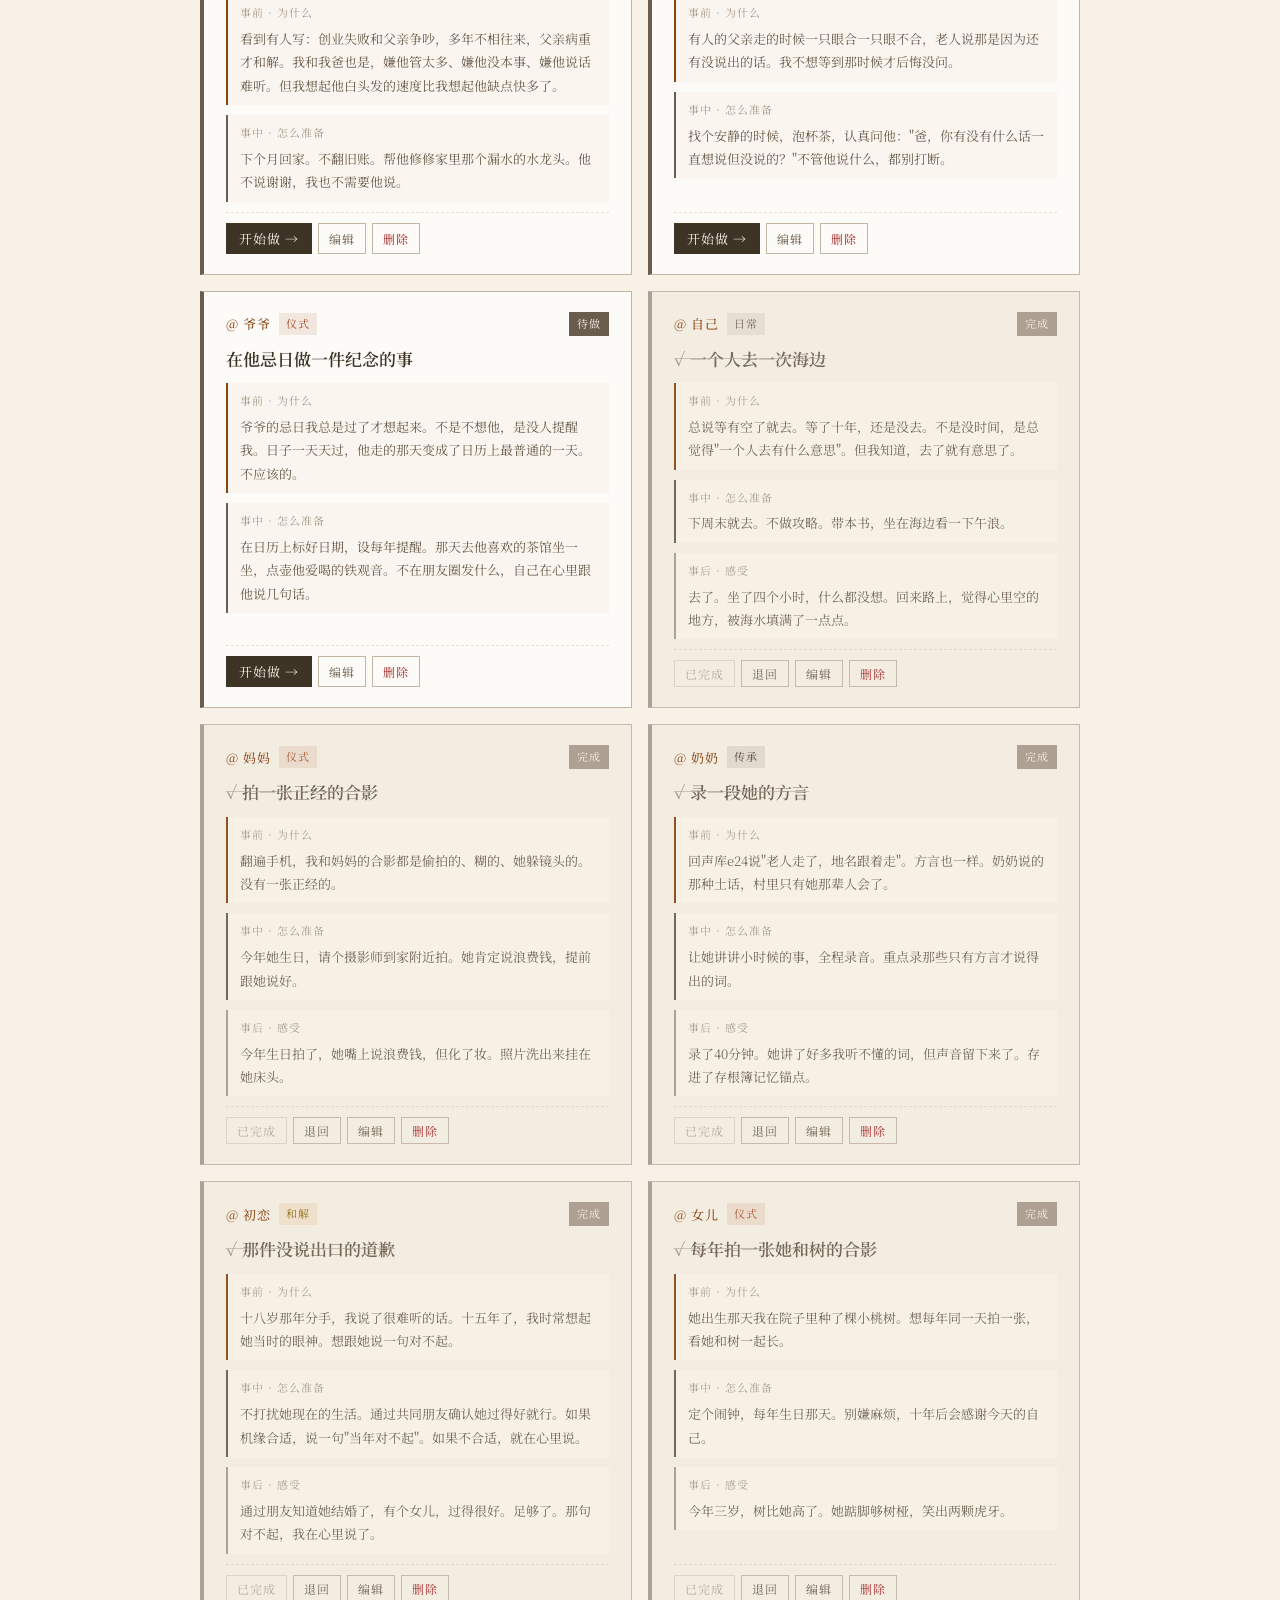
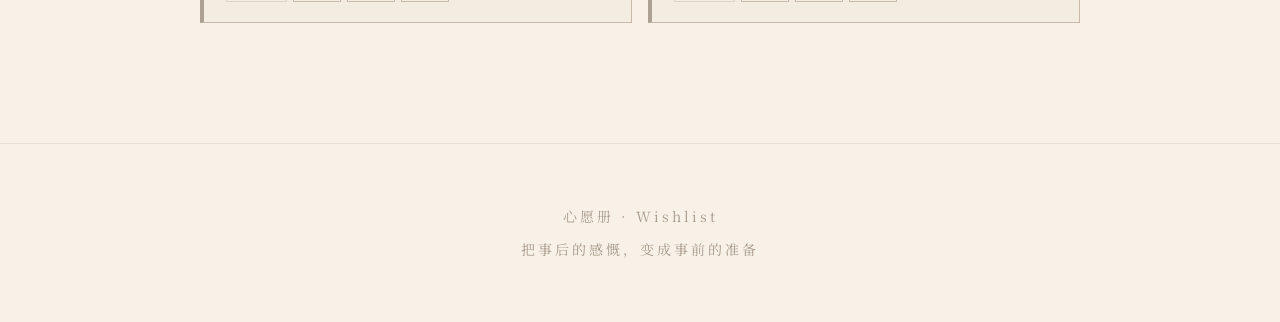
<file: life-stub/wishlist/wishlist.html>
<!DOCTYPE html>
<html lang="zh-CN">
<head>
<meta charset="UTF-8">
<meta name="viewport" content="width=device-width, initial-scale=1.0">
<title>心愿册 · 生活存根簿</title>
<link rel="stylesheet" href="../style.css?v=0.9">
<link rel="stylesheet" href="wishlist.css?v=0.9">
</head>
<body>
<div class="paper-texture"></div>

<nav class="nav">
  <div class="nav-inner">
    <a href="../index.html" class="nav-logo">存根簿</a>
    <ul class="nav-links">
      <li><a href="../index.html">首页</a></li>
      <li><a href="../demo.html">翻阅</a></li>
      <li><a href="../capsule/capsule.html">时光胶囊</a></li>
      <li><a href="../echo/echo.html">回声库</a></li>
      <li><a href="../journey/journey.html">历程簿</a></li>
      <li><a href="wishlist.html" class="active">心愿册</a></li>
      <li><a href="../mail/mail.html">回信亭</a></li>
      <li><a href="../links/links.html">引用网</a></li>
      <li><a href="../about.html">关于</a></li>
    </ul>
  </div>
</nav>

<main class="main wishlist-main">
  <section class="wishlist-header">
    <div class="section-line"></div>
    <h1 class="wishlist-title">心愿册</h1>
    <div class="section-line"></div>
    <p class="wishlist-sub">Wishlist · 把未来会遗憾的事，提前变成要做的事</p>
    <p class="wishlist-desc">
      事后的感慨，往往是"早知道就做了"。<br>
      心愿册把它<span class="highlight">倒过来</span>：趁还在，把该做的列出来，<br>
      写下<span class="underline">为什么</span>，提前<span class="underline">准备</span>，从容去做，做完<span class="underline">存档</span>。<br>
      比写日记友好——不面对空白页，有模板、有打卡、有进度。
    </p>
  </section>

  <!-- ── 快速心愿（点一下就加，不用填表）── -->
  <section class="wishlist-quick">
    <p class="wishlist-quick-hint">不知道从哪开始？点下面任意一个，直接加入心愿册：</p>
    <div class="wishlist-quick-grid" id="wishlistQuickGrid">
      <!-- render 注入：6 个快速心愿按钮 -->
    </div>
  </section>

  <!-- ── 进度总览 ── -->
  <section class="wishlist-progress" id="wishlistProgress">
    <!-- render 注入：总进度 + 按关系分组进度条 -->
  </section>

  <!-- ── 工具条 ── -->
  <section class="wishlist-toolbar">
    <div class="wishlist-filters">
      <div class="wishlist-filter-group">
        <span class="wishlist-filter-label">关系</span>
        <button class="wishlist-filter active" data-target="all">全部</button>
        <span id="wishlistTargets"></span>
      </div>
      <div class="wishlist-filter-group">
        <span class="wishlist-filter-label">状态</span>
        <button class="wishlist-filter active" data-status="all">全部</button>
        <button class="wishlist-filter" data-status="todo">待做</button>
        <button class="wishlist-filter" data-status="doing">在做</button>
        <button class="wishlist-filter" data-status="done">完成</button>
      </div>
    </div>
    <div class="wishlist-actions">
      <button class="wishlist-btn solid" id="wishlistAddBtn">＋ 添加一个心愿</button>
      <button class="wishlist-btn ghost small danger" id="wishlistResetBtn">重置</button>
    </div>
  </section>

  <!-- ── 心愿列表 ── -->
  <section class="wishlist-list" id="wishlistList">
    <!-- render 注入卡片 -->
  </section>

  <section class="wishlist-empty" id="wishlistEmpty" hidden>
    <p>这个筛选下暂无心愿。</p>
  </section>
</main>

<!-- 添加/编辑弹窗（三段笔记） -->
<div class="wishlist-modal" id="wishlistModal" hidden>
  <div class="wishlist-modal-mask" data-close></div>
  <article class="wishlist-modal-body">
    <button class="wishlist-modal-close" data-close aria-label="关闭">×</button>
    <h3 class="wishlist-modal-title" id="wishlistModalTitle">添加一个心愿</h3>

    <!-- 模板快选 -->
    <div class="wishlist-templates" id="wishlistTemplates" hidden>
      <p class="wishlist-templates-hint">不知道写什么？选个模板填空：</p>
      <div class="wishlist-template-list" id="wishlistTemplateList"></div>
    </div>

    <form id="wishlistForm" class="wishlist-form">
      <div class="wishlist-form-row">
        <label class="wishlist-field">
          <span>为谁做</span>
          <input type="text" name="target" placeholder="如：妈妈 / 爸爸 / 自己" required>
        </label>
        <label class="wishlist-field">
          <span>分类</span>
          <select name="category" id="wishlistFormCategory"></select>
        </label>
      </div>

      <label class="wishlist-field">
        <span>心愿</span>
        <input type="text" name="title" placeholder="如：带妈妈看一次海" required>
      </label>

      <label class="wishlist-field">
        <span class="wishlist-stage-mark stage-why">事前 · 为什么</span>
        <textarea name="why" rows="3" placeholder="当初为什么想做这件事？写下来，防止做到一半忘了初衷。"></textarea>
      </label>

      <label class="wishlist-field">
        <span class="wishlist-stage-mark stage-plan">事中 · 怎么准备</span>
        <textarea name="plan" rows="3" placeholder="怎么安排？提前准备什么？写清楚，到时候才从容。"></textarea>
      </label>

      <label class="wishlist-field wishlist-done-field" id="wishlistDoneField" hidden>
        <span class="wishlist-stage-mark stage-done">事后 · 做完的感受</span>
        <textarea name="done" rows="3" placeholder="做完了吗？感受如何？存下来，即使关系结束也无悔。"></textarea>
      </label>

      <div class="wishlist-form-actions">
        <button type="button" class="wishlist-btn ghost" data-close>取消</button>
        <button type="submit" class="wishlist-btn solid" id="wishlistFormSave">保存</button>
      </div>
    </form>
  </article>
</div>

<footer class="footer">
  <p>心愿册 · Wishlist</p>
  <p class="footer-sub">把事后的感慨，变成事前的准备</p>
</footer>

<script src="wishlist-data.js?v=0.9"></script>
<script src="wishlist-render.js?v=0.9"></script>
</body>
</html>
</file>
<file: life-stub/style.css>
@import url('https://fonts.googleapis.com/css2?family=Noto+Serif+SC:wght@300;400;500;600;700;900&family=Noto+Sans+SC:wght@300;400;500&display=swap');

:root {
  --paper: #F7F1E8;
  --paper-dark: #EDE4D3;
  --ink: #3D3426;
  --ink-light: #6B5D4D;
  --ink-faint: #A89B8C;
  --accent: #8B4513;
  --accent-light: #A0522D;
  --highlight: #D4A76A;
  --red-seal: #A52A2A;
  --line: #C4B6A4;
}

* {
  margin: 0;
  padding: 0;
  box-sizing: border-box;
}

html {
  scroll-behavior: smooth;
}

body {
  font-family: 'Noto Serif SC', 'Songti SC', 'SimSun', serif;
  background-color: var(--paper);
  color: var(--ink);
  line-height: 1.8;
  min-height: 100vh;
  overflow-x: hidden;
}

.paper-texture {
  position: fixed;
  top: 0;
  left: 0;
  width: 100%;
  height: 100%;
  pointer-events: none;
  z-index: 0;
  background-image:
    radial-gradient(ellipse at 20% 30%, rgba(139, 69, 19, 0.03) 0%, transparent 50%),
    radial-gradient(ellipse at 80% 70%, rgba(139, 69, 19, 0.02) 0%, transparent 50%),
    url("data:image/svg+xml,%3Csvg viewBox='0 0 200 200' xmlns='http://www.w3.org/2000/svg'%3E%3Cfilter id='noise'%3E%3CfeTurbulence type='fractalNoise' baseFrequency='0.9' numOctaves='4' stitchTiles='stitch'/%3E%3C/filter%3E%3Crect width='100%25' height='100%25' filter='url(%23noise)' opacity='0.04'/%3E%3C/svg%3E");
  opacity: 0.6;
}

.nav {
  position: fixed;
  top: 0;
  left: 0;
  right: 0;
  z-index: 100;
  background: rgba(247, 241, 232, 0.85);
  backdrop-filter: blur(10px);
  border-bottom: 1px solid rgba(196, 182, 164, 0.3);
}

.nav-inner {
  max-width: 960px;
  margin: 0 auto;
  padding: 18px 40px;
  display: flex;
  justify-content: space-between;
  align-items: center;
}

.nav-logo {
  font-family: 'Noto Serif SC', serif;
  font-size: 20px;
  font-weight: 600;
  color: var(--ink);
  text-decoration: none;
  letter-spacing: 4px;
  position: relative;
}

.nav-logo::after {
  content: '';
  position: absolute;
  bottom: -4px;
  left: 0;
  right: 0;
  height: 2px;
  background: var(--accent);
  transform: scaleX(0.3);
  transform-origin: left;
  transition: transform 0.3s ease;
}

.nav-logo:hover::after {
  transform: scaleX(1);
}

.nav-links {
  list-style: none;
  display: flex;
  gap: 40px;
}

.nav-links a {
  text-decoration: none;
  color: var(--ink-light);
  font-size: 15px;
  letter-spacing: 2px;
  padding-bottom: 2px;
  border-bottom: 1px solid transparent;
  transition: all 0.3s ease;
}

.nav-links a:hover,
.nav-links a.active {
  color: var(--accent);
  border-bottom-color: var(--accent);
}

.main {
  position: relative;
  z-index: 1;
  max-width: 960px;
  margin: 0 auto;
  padding: 0 40px;
}

.hero {
  min-height: 100vh;
  display: flex;
  flex-direction: column;
  justify-content: center;
  align-items: flex-start;
  padding-top: 80px;
  position: relative;
}

.hero-sub {
  font-size: 13px;
  letter-spacing: 6px;
  color: var(--ink-faint);
  margin-bottom: 30px;
  padding-left: 4px;
}

.hero-title {
  font-size: clamp(48px, 8vw, 96px);
  font-weight: 700;
  line-height: 1.2;
  margin-bottom: 30px;
}

.hero-title .line {
  display: block;
}

.hero-title .accent {
  color: var(--accent);
}

.hero-desc {
  font-size: 18px;
  line-height: 2.2;
  color: var(--ink-light);
  max-width: 500px;
  margin-bottom: 50px;
}

.highlight {
  background: linear-gradient(180deg, transparent 60%, rgba(212, 167, 106, 0.35) 60%);
  padding: 0 2px;
  color: var(--ink);
  font-weight: 500;
}

.hero-scroll {
  display: inline-flex;
  align-items: center;
  gap: 8px;
  text-decoration: none;
  color: var(--ink-faint);
  font-size: 14px;
  letter-spacing: 2px;
  transition: color 0.3s ease;
  animation: bounce 2.5s infinite;
}

.hero-scroll:hover {
  color: var(--accent);
}

@keyframes bounce {
  0%, 100% { transform: translateY(0); }
  50% { transform: translateY(6px); }
}

.hero-decoration {
  position: absolute;
  right: -20px;
  top: 30%;
  display: flex;
  flex-direction: column;
  align-items: center;
  gap: 0;
}

.stamp {
  width: 80px;
  height: 80px;
  border: 3px solid var(--red-seal);
  color: var(--red-seal);
  display: flex;
  align-items: center;
  justify-content: center;
  font-size: 22px;
  font-weight: 700;
  letter-spacing: 8px;
  transform: rotate(-8deg);
  font-family: 'Noto Serif SC', serif;
  opacity: 0.85;
  position: relative;
}

.stamp::before {
  content: '';
  position: absolute;
  inset: 2px;
  border: 1px solid var(--red-seal);
  opacity: 0.3;
}

.torn-edge {
  width: 40px;
  height: 120px;
  background: linear-gradient(to bottom, var(--accent) 0%, var(--accent) 100%);
  -webkit-mask: url("data:image/svg+xml,%3Csvg xmlns='http://www.w3.org/2000/svg' viewBox='0 0 40 120'%3E%3Cpath d='M0,0 L40,0 L35,10 L40,20 L35,30 L40,40 L35,50 L40,60 L35,70 L40,80 L35,90 L40,100 L35,110 L40,120 L0,120 Z'/%3E%3C/svg%3E") no-repeat;
  mask: url("data:image/svg+xml,%3Csvg xmlns='http://www.w3.org/2000/svg' viewBox='0 0 40 120'%3E%3Cpath d='M0,0 L40,0 L35,10 L40,20 L35,30 L40,40 L35,50 L40,60 L35,70 L40,80 L35,90 L40,100 L35,110 L40,120 L0,120 Z'/%3E%3C/svg%3E") no-repeat;
  opacity: 0.6;
}

.section-header {
  display: flex;
  align-items: center;
  justify-content: center;
  gap: 30px;
  margin-bottom: 60px;
}

.section-line {
  width: 60px;
  height: 1px;
  background: var(--line);
}

.section-title {
  font-size: 28px;
  font-weight: 500;
  letter-spacing: 6px;
  color: var(--ink);
}

.dimensions {
  padding: 80px 0;
}

.stub-book {
  display: grid;
  grid-template-columns: 1fr 1fr;
  gap: 40px;
}

.stub-page {
  position: relative;
  background: #FDFBF7;
  border: 1px solid var(--line);
  padding: 60px 50px;
  min-height: 420px;
  transition: transform 0.4s ease, box-shadow 0.4s ease;
}

.stub-page::before {
  content: '';
  position: absolute;
  top: 20px;
  left: 20px;
  right: 20px;
  bottom: 20px;
  border: 1px solid rgba(196, 182, 164, 0.5);
  pointer-events: none;
}

.stub-page:hover {
  transform: translateY(-4px);
  box-shadow: 0 20px 40px rgba(61, 52, 38, 0.08);
}

.page-left {
  border-left: 4px solid var(--accent);
}

.page-right {
  border-right: 4px solid var(--accent);
}

.page-number {
  position: absolute;
  top: 20px;
  font-size: 13px;
  color: var(--ink-faint);
  letter-spacing: 2px;
  font-weight: 500;
}

.page-left .page-number {
  left: 30px;
}

.page-right .page-number {
  right: 30px;
}

.page-content {
  padding-top: 30px;
}

.page-title {
  font-size: 26px;
  font-weight: 600;
  line-height: 1.5;
  margin-bottom: 20px;
  color: var(--ink);
}

.page-divider {
  width: 40px;
  height: 2px;
  background: var(--accent);
  margin-bottom: 25px;
}

.page-text {
  font-size: 15px;
  line-height: 2;
  color: var(--ink-light);
  margin-bottom: 16px;
}

.page-text.small {
  font-size: 14px;
  color: var(--ink-faint);
}

.underline {
  position: relative;
  color: var(--ink);
  font-weight: 500;
}

.underline::after {
  content: '';
  position: absolute;
  left: 0;
  right: 0;
  bottom: 0;
  height: 6px;
  background: rgba(212, 167, 106, 0.35);
  z-index: -1;
}

.page-example {
  display: flex;
  flex-wrap: wrap;
  gap: 8px;
  margin: 20px 0;
}

.example-tag {
  display: inline-block;
  padding: 5px 12px;
  background: rgba(139, 69, 19, 0.08);
  border: 1px solid rgba(139, 69, 19, 0.15);
  border-radius: 2px;
  font-size: 13px;
  color: var(--accent);
}

.philosophy {
  padding: 100px 0;
  text-align: center;
}

.philosophy-inner {
  max-width: 500px;
  margin: 0 auto;
}

.philosophy-mark {
  font-size: 32px;
  color: var(--accent);
  margin-bottom: 30px;
  letter-spacing: 4px;
}

.philosophy-text {
  font-size: 16px;
  line-height: 2.2;
  color: var(--ink-light);
  margin-bottom: 20px;
}

.strike {
  text-decoration: line-through;
  text-decoration-color: rgba(196, 182, 164, 0.8);
  color: var(--ink-faint);
}

.philosophy-title {
  font-size: clamp(32px, 5vw, 48px);
  font-weight: 700;
  color: var(--accent);
  line-height: 1.5;
  margin: 30px 0;
  letter-spacing: 4px;
}

.enter-btn {
  display: inline-block;
  margin-top: 40px;
  padding: 16px 40px;
  background: var(--ink);
  color: var(--paper);
  text-decoration: none;
  font-size: 15px;
  letter-spacing: 4px;
  position: relative;
  transition: all 0.3s ease;
}

.enter-btn:hover {
  background: var(--accent);
}

.btn-fold {
  position: absolute;
  bottom: 0;
  right: 0;
  width: 20px;
  height: 20px;
  background: var(--paper);
  clip-path: polygon(100% 100%, 0 100%, 100% 0);
}

.footer {
  text-align: center;
  padding: 60px 40px;
  border-top: 1px solid rgba(196, 182, 164, 0.3);
  margin-top: 60px;
}

.footer p {
  color: var(--ink-faint);
  font-size: 14px;
  letter-spacing: 3px;
}

.footer-sub {
  margin-top: 8px;
  font-size: 13px;
}

.reader {
  padding: 120px 0 80px;
}

.reader-header {
  text-align: center;
  margin-bottom: 50px;
}

.reader-title {
  font-size: 32px;
  font-weight: 600;
  letter-spacing: 6px;
  margin-bottom: 10px;
}

.reader-sub {
  color: var(--ink-faint);
  font-size: 14px;
  letter-spacing: 2px;
}

.reader-tabs {
  display: flex;
  justify-content: center;
  gap: 0;
  margin-bottom: 50px;
  border-bottom: 1px solid var(--line);
}

.tab {
  padding: 14px 28px;
  background: none;
  border: none;
  cursor: pointer;
  font-family: 'Noto Serif SC', serif;
  font-size: 15px;
  color: var(--ink-faint);
  letter-spacing: 2px;
  position: relative;
  transition: color 0.3s ease;
}

.tab::after {
  content: '';
  position: absolute;
  bottom: -1px;
  left: 10px;
  right: 10px;
  height: 2px;
  background: var(--accent);
  transform: scaleX(0);
  transition: transform 0.3s ease;
}

.tab:hover {
  color: var(--ink);
}

.tab.active {
  color: var(--accent);
  font-weight: 500;
}

.tab.active::after {
  transform: scaleX(1);
}

.reader-content {
  min-height: 500px;
}

.tab-panel {
  display: none;
  animation: fadeIn 0.6s ease;
}

.tab-panel.active {
  display: block;
}

@keyframes fadeIn {
  from { opacity: 0; transform: translateY(10px); }
  to { opacity: 1; transform: translateY(0); }
}

.entry {
  background: #FDFBF7;
  border-left: 3px solid var(--accent);
  padding: 30px 35px;
  margin-bottom: 24px;
  position: relative;
  transition: box-shadow 0.3s ease;
}

.entry:hover {
  box-shadow: 0 8px 24px rgba(61, 52, 38, 0.06);
}

.entry-date {
  font-size: 13px;
  color: var(--ink-faint);
  letter-spacing: 2px;
  margin-bottom: 14px;
  font-weight: 500;
}

.entry-body p {
  font-size: 15px;
  line-height: 2;
  color: var(--ink-light);
  margin-bottom: 8px;
}

.entry-tags {
  display: flex;
  gap: 6px;
  margin-top: 16px;
  flex-wrap: wrap;
}

.tag {
  display: inline-block;
  padding: 3px 10px;
  background: rgba(196, 182, 164, 0.3);
  border-radius: 2px;
  font-size: 12px;
  color: var(--ink-faint);
  letter-spacing: 1px;
}

.entry-emotion {
  border-left-color: var(--accent-light);
  background: linear-gradient(to right, rgba(212, 167, 106, 0.08), #FDFBF7);
}

.emotion-text {
  font-size: 16px !important;
  line-height: 2.2 !important;
  color: var(--ink) !important;
  font-weight: 300;
  letter-spacing: 0.5px;
}

.emotion-text:last-child {
  margin-bottom: 0 !important;
  color: var(--accent) !important;
  font-weight: 400;
}

.connection-map {
  max-width: 600px;
  margin: 0 auto;
}

.map-center {
  text-align: center;
  margin-bottom: 40px;
}

.map-node {
  display: inline-block;
  padding: 18px 36px;
  background: var(--ink);
  color: var(--paper);
  font-size: 22px;
  font-weight: 600;
  letter-spacing: 8px;
  position: relative;
}

.map-node::before,
.map-node::after {
  content: '';
  position: absolute;
  top: 50%;
  width: 60px;
  height: 1px;
  background: var(--line);
}

.map-node::before {
  right: 100%;
}

.map-node::after {
  left: 100%;
}

.map-links {
  display: flex;
  flex-direction: column;
  gap: 0;
  position: relative;
  padding-left: 40px;
}

.map-links::before {
  content: '';
  position: absolute;
  left: 18px;
  top: 0;
  bottom: 0;
  width: 1px;
  background: var(--line);
}

.link-item {
  position: relative;
  padding: 16px 20px;
  display: flex;
  flex-direction: column;
  gap: 4px;
  border-bottom: 1px dashed rgba(196, 182, 164, 0.5);
}

.link-item::before {
  content: '';
  position: absolute;
  left: -28px;
  top: 50%;
  transform: translateY(-50%);
  width: 10px;
  height: 10px;
  border-radius: 50%;
  background: var(--accent);
  opacity: 0.7;
}

.link-label {
  font-size: 15px;
  font-weight: 500;
  color: var(--ink);
  letter-spacing: 2px;
}

.link-desc {
  font-size: 13px;
  color: var(--ink-faint);
  line-height: 1.8;
}

.map-footnote {
  text-align: center;
  margin-top: 30px;
  font-size: 14px;
  color: var(--accent);
  font-weight: 500;
  letter-spacing: 3px;
}

.anchor-list {
  display: flex;
  flex-direction: column;
  gap: 20px;
  margin-bottom: 60px;
}

.anchor-item {
  display: flex;
  align-items: flex-start;
  gap: 20px;
  padding: 20px 24px;
  background: #FDFBF7;
  border: 1px solid rgba(196, 182, 164, 0.4);
  transition: all 0.3s ease;
}

.anchor-item:hover {
  border-color: var(--accent);
  transform: translateX(4px);
}

.anchor-icon {
  font-size: 28px;
  flex-shrink: 0;
  line-height: 1;
}

.anchor-info {
  flex: 1;
}

.anchor-title {
  font-size: 16px;
  font-weight: 500;
  color: var(--ink);
  margin-bottom: 6px;
}

.anchor-desc {
  font-size: 14px;
  color: var(--ink-light);
  line-height: 1.8;
  margin-bottom: 8px;
}

.anchor-meta {
  font-size: 12px;
  color: var(--ink-faint);
  letter-spacing: 1px;
}

.anchor-empty {
  text-align: center;
  padding: 50px 30px;
  background: linear-gradient(180deg, transparent, rgba(212, 167, 106, 0.1));
}

.anchor-empty p {
  font-size: 15px;
  color: var(--ink-light);
  line-height: 2;
  margin-bottom: 8px;
}

.anchor-empty-highlight {
  font-size: 20px !important;
  color: var(--accent) !important;
  font-weight: 500;
  margin-top: 16px !important;
  letter-spacing: 4px;
}

.about {
  padding: 120px 0 80px;
}

.about-header {
  display: flex;
  align-items: center;
  justify-content: center;
  gap: 30px;
  margin-bottom: 60px;
}

.about-title {
  font-size: 36px;
  font-weight: 600;
  letter-spacing: 8px;
}

.about-content {
  max-width: 640px;
  margin: 0 auto;
}

.about-block {
  margin-bottom: 60px;
}

.about-block-title {
  font-size: 22px;
  font-weight: 600;
  color: var(--ink);
  margin-bottom: 24px;
  padding-left: 16px;
  border-left: 3px solid var(--accent);
  letter-spacing: 3px;
}

.about-block-text {
  font-size: 16px;
  line-height: 2.2;
  color: var(--ink-light);
  margin-bottom: 16px;
}

.about-block-text.big {
  font-size: 20px;
  line-height: 2;
  color: var(--ink);
  font-weight: 400;
}

.about-list {
  list-style: none;
  padding-left: 0;
}

.about-list li {
  font-size: 15px;
  line-height: 2.4;
  color: var(--ink-light);
  padding: 10px 0;
  border-bottom: 1px dashed rgba(196, 182, 164, 0.5);
}

.about-list li:last-child {
  border-bottom: none;
}

.about-list li span {
  display: inline-block;
  width: 60px;
  color: var(--accent);
  font-weight: 500;
}

.quote-block {
  position: relative;
  padding: 50px 40px;
  background: #FDFBF7;
  border: 1px solid var(--line);
  text-align: center;
}

.quote-mark {
  font-size: 48px;
  color: var(--accent);
  opacity: 0.5;
  line-height: 1;
}

.quote-mark.open {
  text-align: left;
  margin-bottom: 10px;
}

.quote-mark.close {
  text-align: right;
  margin-top: 10px;
}

.quote-text {
  font-size: 17px;
  line-height: 2.2;
  color: var(--ink);
  font-weight: 300;
  letter-spacing: 0.5px;
}

.highlight.big {
  font-size: 24px;
  font-weight: 600;
}

/* —— 今日入口（首页）—— */
.today-entry {
  max-width: 960px;
  margin: 0 auto 64px;
}

.today-quick {
  background: #FFFEFA;
  border: 1px solid var(--line);
  border-top: 3px solid var(--accent);
  padding: 24px 28px;
  margin-bottom: 24px;
  border-radius: 2px;
  box-shadow: 0 2px 10px rgba(139, 115, 85, 0.06);
}

.today-quick-label {
  font-family: 'Noto Serif SC', serif;
  font-size: 1rem;
  font-weight: 600;
  color: var(--ink);
  margin-bottom: 12px;
}

.today-punch-tags {
  display: flex;
  flex-wrap: wrap;
  gap: 8px;
  margin-bottom: 12px;
}

.punch-tag {
  background: #FDF9F2;
  border: 1px solid #D4C4A8;
  padding: 8px 16px;
  font-family: inherit;
  font-size: 0.9rem;
  color: #3E3529;
  border-radius: 20px;
  cursor: pointer;
  transition: all 0.15s;
}

.punch-tag:hover {
  background: var(--accent);
  color: #fff;
  border-color: var(--accent);
  transform: translateY(-2px);
}

.punch-tag.punched {
  background: #6B8E4E;
  color: #fff;
  border-color: #6B8E4E;
}

.today-quick-details {
  margin-top: 8px;
}

.today-quick-details summary {
  font-size: 0.85rem;
  color: var(--ink-faint);
  cursor: pointer;
  padding: 4px 0;
}

.today-quick-box {
  position: relative;
}

.today-quick-box textarea {
  width: 100%;
  border: 1px solid var(--line);
  background: #FFFEFC;
  padding: 14px 16px;
  font-family: 'Noto Serif SC', serif;
  font-size: 0.95rem;
  line-height: 1.8;
  color: var(--ink);
  resize: vertical;
  border-radius: 3px;
  box-sizing: border-box;
  transition: border-color 0.2s, background 0.2s;
}
.today-quick-box textarea:focus {
  outline: none;
  border-color: var(--accent);
  background: #FFFDF9;
}

.today-quick-bar {
  display: flex;
  justify-content: space-between;
  align-items: center;
  margin-top: 10px;
  gap: 12px;
  flex-wrap: wrap;
}

.today-quick-bar select {
  border: 1px solid var(--line);
  background: #FFFEFC;
  padding: 6px 10px;
  font-family: inherit;
  font-size: 0.85rem;
  color: var(--ink-light);
  border-radius: 3px;
  cursor: pointer;
}
.today-quick-bar select:focus {
  outline: none;
  border-color: var(--accent);
}

.today-quick-btn {
  background: var(--accent);
  color: #fff;
  border: none;
  padding: 8px 20px;
  font-family: 'Noto Serif SC', serif;
  font-size: 0.9rem;
  border-radius: 3px;
  cursor: pointer;
  transition: background 0.2s, transform 0.1s;
}
.today-quick-btn:hover { background: #A67B4E; }
.today-quick-btn:active { transform: translateY(1px); }

.today-quick-hint {
  position: absolute;
  top: 8px;
  right: 12px;
  font-size: 0.82rem;
  color: #6B8E4E;
  background: rgba(107, 142, 78, 0.1);
  padding: 4px 10px;
  border-radius: 10px;
  margin: 0;
  animation: hintFadeIn 0.3s ease;
}
@keyframes hintFadeIn {
  from { opacity: 0; transform: translateY(-4px); }
  to   { opacity: 1; transform: translateY(0); }
}

.today-actions {
  display: grid;
  grid-template-columns: repeat(3, 1fr);
  gap: 14px;
}

.today-action {
  display: block;
  background: #FFFEFA;
  border: 1px solid var(--line);
  border-radius: 3px;
  padding: 18px 20px;
  text-decoration: none;
  color: inherit;
  transition: all 0.2s ease;
  position: relative;
  overflow: hidden;
}
.today-action:hover {
  border-color: var(--accent);
  background: #FFFBF0;
  transform: translateY(-3px);
  box-shadow: 0 6px 16px rgba(139, 115, 85, 0.12);
}
.today-action::before {
  content: '';
  position: absolute;
  top: 0;
  left: 0;
  width: 4px;
  height: 100%;
  background: var(--accent);
  opacity: 0;
  transition: opacity 0.2s;
}
.today-action:hover::before { opacity: 1; }

.today-action-mark {
  display: inline-block;
  font-size: 0.72rem;
  letter-spacing: 2px;
  color: var(--accent);
  font-weight: 500;
  margin-bottom: 10px;
  background: rgba(194, 154, 108, 0.1);
  padding: 2px 10px;
  border-radius: 10px;
}

.today-action-title {
  display: block;
  font-family: 'Noto Serif SC', serif;
  font-size: 1.05rem;
  font-weight: 600;
  color: var(--ink);
  line-height: 1.5;
  margin-bottom: 8px;
}

.today-action-hint {
  display: block;
  font-size: 0.82rem;
  color: var(--ink-faint);
  line-height: 1.6;
}

.today-action--echo .today-action-mark { color: #8B7355; background: rgba(139, 115, 85, 0.1); }
.today-action--mail .today-action-mark { color: #A0522D; background: rgba(160, 82, 45, 0.1); }
.today-action--wish .today-action-mark { color: #9B7B47; background: rgba(155, 123, 71, 0.1); }
.today-action--cap .today-action-mark { color: #7A6A55; background: rgba(122, 106, 85, 0.1); }
.today-action--journey .today-action-mark { color: #6B5D4D; background: rgba(107, 93, 77, 0.1); }
.today-action--links .today-action-mark { color: #5C4A3A; background: rgba(92, 74, 58, 0.1); }

/* ── 我的痕迹（统计区）── */
.my-stats {
  max-width: 960px;
  margin: 0 auto 64px;
  padding: 28px;
  background: #FFFEFA;
  border: 1px solid var(--line);
  border-radius: 2px;
  box-shadow: 0 2px 10px rgba(139, 115, 85, 0.06);
}

.my-stats-header {
  text-align: center;
  margin-bottom: 20px;
}

.my-stats-title {
  font-family: 'Noto Serif SC', serif;
  font-size: 1.15rem;
  font-weight: 600;
  color: var(--ink);
  margin: 0 0 4px;
}

.my-stats-hint {
  font-size: 0.85rem;
  color: var(--ink-faint);
  margin: 0;
}

.my-stats-grid {
  display: grid;
  grid-template-columns: repeat(6, 1fr);
  gap: 12px;
}

.my-stat-card {
  text-align: center;
  padding: 16px 8px;
  background: #FDF9F2;
  border: 1px solid var(--line);
  border-radius: 3px;
  transition: transform 0.2s, box-shadow 0.2s;
}

.my-stat-card:hover {
  transform: translateY(-3px);
  box-shadow: 0 4px 12px rgba(139, 115, 85, 0.1);
}

.my-stat-num {
  display: block;
  font-family: 'Noto Serif SC', serif;
  font-size: 1.8rem;
  font-weight: 700;
  color: var(--accent);
  line-height: 1.2;
}

.my-stat-label {
  display: block;
  font-size: 0.78rem;
  color: var(--ink-faint);
  margin-top: 4px;
}

.my-stat--echo .my-stat-num { color: #8B7355; }
.my-stat--journey .my-stat-num { color: #6B5D4D; }
.my-stat--wish .my-stat-num { color: #9B7B47; }
.my-stat--capsule .my-stat-num { color: #7A6A55; }
.my-stat--mail .my-stat-num { color: #A0522D; }
.my-stat--stub .my-stat-num { color: #5C4A3A; }

@media (max-width: 768px) {
  .nav-inner {
    padding: 14px 20px;
  }

  .nav-links {
    gap: 20px;
  }

  .nav-links a {
    font-size: 13px;
    letter-spacing: 1px;
  }

  .main {
    padding: 0 24px;
  }

  .hero {
    padding-top: 60px;
  }

  .hero-decoration {
    display: none;
  }

  .stub-book {
    grid-template-columns: 1fr;
    gap: 24px;
  }

  .stub-page {
    padding: 40px 30px;
    min-height: auto;
  }

  .page-title {
    font-size: 22px;
  }

  .tab {
    padding: 12px 16px;
    font-size: 13px;
    letter-spacing: 1px;
  }

  .reader {
    padding: 100px 0 60px;
  }

  .about {
    padding: 100px 0 60px;
  }

  .about-title {
    font-size: 28px;
    letter-spacing: 4px;
  }

  .connection-map {
    padding: 0 10px;
  }

  .map-links {
    padding-left: 30px;
  }

  .enter-btn {
    padding: 14px 30px;
    font-size: 14px;
  }

  .stub-switcher {
    overflow-x: auto;
  }

  .switcher-list {
    flex-wrap: nowrap;
  }

  .modal {
    margin: 20px;
    max-height: 80vh;
  }

  .today-entry { margin-bottom: 40px; }
  .today-quick { padding: 18px 16px; }
  .today-quick-label { font-size: 0.95rem; }
  .today-actions { grid-template-columns: 1fr 1fr; gap: 10px; }
  .today-action { padding: 14px 16px; }
  .today-action-title { font-size: 0.95rem; }
  .today-action-hint { font-size: 0.78rem; }

  .my-stats { padding: 20px 16px; }
  .my-stats-grid { grid-template-columns: repeat(3, 1fr); gap: 8px; }
  .my-stat-num { font-size: 1.4rem; }
  .my-stat-card { padding: 12px 4px; }
}

/* ── v0.2: 存根簿切换器 ── */
.stub-switcher {
  margin-bottom: 30px;
}

.switcher-list {
  display: flex;
  justify-content: center;
  align-items: center;
  gap: 8px;
  flex-wrap: wrap;
}

.switcher-item {
  padding: 8px 20px;
  background: none;
  border: 1px solid var(--line);
  font-family: 'Noto Serif SC', serif;
  font-size: 14px;
  color: var(--ink-light);
  cursor: pointer;
  letter-spacing: 2px;
  transition: all 0.3s ease;
}

.switcher-item:hover {
  border-color: var(--accent);
  color: var(--accent);
}

.switcher-item.active {
  background: var(--ink);
  color: var(--paper);
  border-color: var(--ink);
}

.switcher-add,
.switcher-manage {
  font-size: 13px;
  letter-spacing: 1px;
  border-style: dashed;
}

/* ── v0.2: 弹窗 ── */
.modal-overlay {
  position: fixed;
  inset: 0;
  background: rgba(61, 52, 38, 0.5);
  z-index: 200;
  display: none;
  align-items: center;
  justify-content: center;
}

.modal-overlay.open {
  display: flex;
}

.modal {
  background: var(--paper);
  border: 1px solid var(--line);
  max-width: 480px;
  width: 100%;
  max-height: 85vh;
  overflow-y: auto;
  position: relative;
}

.modal-header {
  display: flex;
  justify-content: space-between;
  align-items: center;
  padding: 24px 30px 16px;
  border-bottom: 1px solid rgba(196, 182, 164, 0.3);
}

.modal-title {
  font-size: 20px;
  font-weight: 600;
  letter-spacing: 3px;
  color: var(--ink);
}

.modal-close {
  background: none;
  border: none;
  font-size: 24px;
  color: var(--ink-faint);
  cursor: pointer;
  padding: 4px;
  line-height: 1;
  transition: color 0.3s;
}

.modal-close:hover {
  color: var(--ink);
}

.modal-body {
  padding: 24px 30px;
}

/* ── v0.2: 添加表单 ── */
.add-form label {
  display: block;
  margin-bottom: 16px;
  font-size: 14px;
  color: var(--ink-light);
  letter-spacing: 1px;
}

.add-form input,
.add-form textarea {
  display: block;
  width: 100%;
  margin-top: 6px;
  padding: 10px 14px;
  border: 1px solid var(--line);
  background: #FDFBF7;
  font-family: 'Noto Serif SC', serif;
  font-size: 15px;
  color: var(--ink);
  line-height: 1.8;
  resize: vertical;
}

.add-form input:focus,
.add-form textarea:focus {
  outline: none;
  border-color: var(--accent);
}

.add-submit {
  display: block;
  width: 100%;
  padding: 14px;
  background: var(--ink);
  color: var(--paper);
  border: none;
  font-family: 'Noto Serif SC', serif;
  font-size: 15px;
  letter-spacing: 4px;
  cursor: pointer;
  transition: background 0.3s;
  margin-top: 8px;
}

.add-submit:hover {
  background: var(--accent);
}

/* ── v0.2: FAB 浮动添加按钮 ── */
.fab {
  position: fixed;
  bottom: 40px;
  right: 40px;
  width: 52px;
  height: 52px;
  border-radius: 50%;
  background: var(--ink);
  color: var(--paper);
  border: none;
  font-size: 28px;
  cursor: pointer;
  z-index: 50;
  box-shadow: 0 4px 16px rgba(61, 52, 38, 0.2);
  transition: transform 0.3s ease, background 0.3s ease;
  line-height: 1;
}

.fab:hover {
  transform: scale(1.1);
  background: var(--accent);
}

/* ── v0.2: 条目删除按钮 ── */
.entry-del {
  position: absolute;
  top: 8px;
  right: 10px;
  background: none;
  border: none;
  color: var(--ink-faint);
  cursor: pointer;
  font-size: 16px;
  opacity: 0;
  transition: opacity 0.3s, color 0.3s;
  padding: 2px 6px;
}

.entry:hover .entry-del,
.anchor-item:hover .entry-del,
.link-item:hover .entry-del {
  opacity: 1;
}

.entry-del:hover {
  color: var(--red-seal);
}

.link-item {
  position: relative;
}

/* ── v0.2: 空提示 ── */
.empty-hint {
  text-align: center;
  padding: 60px 20px;
  color: var(--ink-faint);
  font-size: 15px;
  letter-spacing: 2px;
  line-height: 2;
}

/* ── v0.2: 存根簿管理 ── */
.stub-manager {
  padding: 0;
}

.stub-mgr-row {
  display: flex;
  align-items: center;
  gap: 12px;
  padding: 14px 0;
  border-bottom: 1px dashed rgba(196, 182, 164, 0.5);
}

.stub-mgr-row:last-child {
  border-bottom: none;
}

.stub-mgr-name {
  flex: 1;
  font-size: 16px;
  color: var(--ink);
  letter-spacing: 2px;
}

.stub-mgr-rename,
.stub-mgr-del,
.stub-mgr-reset {
  padding: 6px 14px;
  background: none;
  border: 1px solid var(--line);
  font-family: 'Noto Serif SC', serif;
  font-size: 13px;
  color: var(--ink-light);
  cursor: pointer;
  letter-spacing: 1px;
  transition: all 0.3s;
}

.stub-mgr-rename:hover {
  border-color: var(--accent);
  color: var(--accent);
}

.stub-mgr-del:hover {
  border-color: var(--red-seal);
  color: var(--red-seal);
}

.stub-mgr-reset {
  margin-top: 10px;
  border-style: dashed;
}

.stub-mgr-reset:hover {
  border-color: var(--red-seal);
  color: var(--red-seal);
}

/* ── 时光胶囊入口 ── */
.capsule-entry {
  padding: 80px 0;
  text-align: center;
}

.capsule-entry-inner {
  max-width: 560px;
  margin: 0 auto;
}

.capsule-entry-text {
  font-size: 17px;
  line-height: 2.2;
  color: var(--ink-light);
  margin-bottom: 36px;
}

.capsule-entry-btn {
  display: inline-block;
  padding: 14px 36px;
  background: none;
  color: var(--accent);
  border: 1px solid var(--accent);
  text-decoration: none;
  font-family: 'Noto Serif SC', serif;
  font-size: 14px;
  letter-spacing: 4px;
  position: relative;
  transition: all 0.3s ease;
}

.capsule-entry-btn:hover {
  background: var(--accent);
  color: var(--paper);
}
</file>
<file: life-stub/capsule/capsule.css>
/* ── 时光胶囊子站样式 ── */

.cap-hero {
  min-height: 90vh;
  display: flex;
  align-items: center;
  padding-top: 100px;
  position: relative;
}

.cap-hero-inner {
  position: relative;
  z-index: 2;
  max-width: 520px;
}

.cap-hero-sub {
  font-size: 13px;
  letter-spacing: 6px;
  color: var(--ink-faint);
  margin-bottom: 30px;
}

.cap-hero-title {
  font-size: clamp(40px, 6vw, 72px);
  font-weight: 700;
  line-height: 1.25;
  margin-bottom: 30px;
}

.cap-hero-title .line {
  display: block;
}

.cap-hero-title .accent {
  color: var(--accent);
}

.cap-hero-desc {
  font-size: 17px;
  line-height: 2.2;
  color: var(--ink-light);
  margin-bottom: 40px;
}

.cap-create-btn {
  display: inline-block;
  padding: 16px 40px;
  background: var(--ink);
  color: var(--paper);
  border: none;
  font-family: 'Noto Serif SC', serif;
  font-size: 15px;
  letter-spacing: 4px;
  cursor: pointer;
  position: relative;
  transition: all 0.3s ease;
}

.cap-create-btn:hover {
  background: var(--accent);
  transform: translateY(-2px);
  box-shadow: 0 8px 24px rgba(139, 69, 19, 0.2);
}

.cap-hero-deco {
  position: absolute;
  right: -40px;
  top: 50%;
  transform: translateY(-50%);
  width: 340px;
  height: 400px;
  z-index: 1;
}

.floating-capsule {
  position: absolute;
  top: 50%;
  left: 50%;
  transform: translate(-50%, -50%);
  animation: float 4s ease-in-out infinite;
}

@keyframes float {
  0%, 100% { transform: translate(-50%, -50%) rotate(-5deg); }
  50% { transform: translate(-50%, -60%) rotate(-5deg); }
}

.cap-shape {
  width: 120px;
  height: 180px;
  position: relative;
}

.cap-top {
  position: absolute;
  top: 0;
  left: 50%;
  transform: translateX(-50%);
  width: 80px;
  height: 40px;
  background: linear-gradient(135deg, var(--accent), var(--accent-light));
  border-radius: 40px 40px 8px 8px;
  box-shadow: 0 4px 12px rgba(139, 69, 19, 0.3);
}

.cap-top::before {
  content: '';
  position: absolute;
  bottom: -4px;
  left: 50%;
  transform: translateX(-50%);
  width: 60px;
  height: 8px;
  background: var(--accent-light);
  border-radius: 4px;
}

.cap-body {
  position: absolute;
  top: 32px;
  left: 50%;
  transform: translateX(-50%);
  width: 100px;
  height: 140px;
  background: linear-gradient(180deg, rgba(139, 69, 19, 0.15), rgba(139, 69, 19, 0.05));
  border: 2px solid rgba(139, 69, 19, 0.3);
  border-radius: 12px 12px 60px 60px;
  overflow: hidden;
}

.cap-seal {
  position: absolute;
  top: 50%;
  left: 50%;
  transform: translate(-50%, -50%);
  width: 44px;
  height: 44px;
  background: var(--red-seal);
  color: var(--paper);
  font-size: 18px;
  font-weight: 700;
  display: flex;
  align-items: center;
  justify-content: center;
  border-radius: 50%;
  letter-spacing: 0;
  box-shadow: 0 2px 8px rgba(165, 42, 42, 0.4);
  opacity: 0.9;
}

.stars {
  position: absolute;
  width: 4px;
  height: 4px;
  background: var(--highlight);
  border-radius: 50%;
  opacity: 0.6;
}

.stars.s1 {
  top: 60px;
  left: 40px;
  animation: twinkle 2s ease-in-out infinite;
}

.stars.s2 {
  top: 180px;
  right: 60px;
  animation: twinkle 2.5s ease-in-out 0.5s infinite;
}

.stars.s3 {
  bottom: 80px;
  left: 80px;
  animation: twinkle 3s ease-in-out 1s infinite;
}

@keyframes twinkle {
  0%, 100% { opacity: 0.3; transform: scale(1); }
  50% { opacity: 0.8; transform: scale(1.5); }
}

/* ── 胶囊墙 ── */
.cap-wall {
  padding: 80px 0;
}

.cap-filter {
  display: flex;
  justify-content: center;
  gap: 12px;
  margin-bottom: 50px;
  flex-wrap: wrap;
}

.filter-btn {
  padding: 8px 24px;
  background: none;
  border: 1px solid var(--line);
  font-family: 'Noto Serif SC', serif;
  font-size: 14px;
  color: var(--ink-light);
  cursor: pointer;
  letter-spacing: 2px;
  transition: all 0.3s ease;
}

.filter-btn:hover {
  border-color: var(--accent);
  color: var(--accent);
}

.filter-btn.active {
  background: var(--ink);
  color: var(--paper);
  border-color: var(--ink);
}

.cap-grid {
  display: grid;
  grid-template-columns: repeat(auto-fill, minmax(240px, 1fr));
  gap: 28px;
}

.cap-empty {
  text-align: center;
  padding: 60px 20px;
  color: var(--ink-faint);
  font-size: 15px;
  letter-spacing: 2px;
  grid-column: 1 / -1;
}

.cap-card {
  position: relative;
  background: #FDFBF7;
  border: 1px solid var(--line);
  border-radius: 8px;
  padding: 24px 20px 18px;
  cursor: pointer;
  transition: all 0.4s ease;
  overflow: hidden;
}

.cap-card::before {
  content: '';
  position: absolute;
  top: 0;
  left: 0;
  right: 0;
  height: 4px;
  background: var(--accent);
  opacity: 0.6;
}

.cap-card:hover {
  transform: translateY(-4px);
  box-shadow: 0 16px 40px rgba(61, 52, 38, 0.1);
}

.cap-card.warm::before { background: linear-gradient(90deg, var(--highlight), var(--accent)); }
.cap-card.soft::before { background: linear-gradient(90deg, #C4B6A4, var(--accent-light)); }
.cap-card.happy::before { background: linear-gradient(90deg, #E8B66B, #D4A76A); }
.cap-card.sad::before { background: linear-gradient(90deg, #7A8B9F, #6B7C8F); }
.cap-card.calm::before { background: linear-gradient(90deg, #8FA68A, #7B9277); }

.cap-card.locked {
  opacity: 0.8;
}

.cap-card.opened {
  background: linear-gradient(180deg, #FDFBF7, #F9F3E9);
}

.cap-card-top {
  display: flex;
  justify-content: space-between;
  align-items: center;
  margin-bottom: 18px;
}

.cap-type {
  font-size: 12px;
  color: var(--ink-faint);
  letter-spacing: 2px;
}

.cap-lock {
  font-size: 12px;
  padding: 3px 10px;
  background: rgba(196, 182, 164, 0.25);
  color: var(--ink-light);
  border-radius: 10px;
  letter-spacing: 1px;
}

.cap-lock.unlocked-badge {
  background: rgba(139, 69, 19, 0.12);
  color: var(--accent);
}

.cap-lock.opened-badge {
  background: rgba(212, 167, 106, 0.2);
  color: var(--accent);
}

.cap-card-mid {
  text-align: center;
  padding: 20px 0;
}

.cap-silhouette {
  margin-bottom: 16px;
  height: 80px;
  display: flex;
  align-items: center;
  justify-content: center;
}

.mini-cap {
  width: 50px;
  height: 75px;
  position: relative;
}

.mini-cap-top {
  position: absolute;
  top: 0;
  left: 50%;
  transform: translateX(-50%);
  width: 34px;
  height: 18px;
  background: linear-gradient(135deg, var(--accent), var(--accent-light));
  border-radius: 17px 17px 4px 4px;
}

.mini-cap-body {
  position: absolute;
  top: 14px;
  left: 50%;
  transform: translateX(-50%);
  width: 42px;
  height: 58px;
  background: linear-gradient(180deg, rgba(139, 69, 19, 0.12), rgba(139, 69, 19, 0.03));
  border: 1.5px solid rgba(139, 69, 19, 0.25);
  border-radius: 6px 6px 26px 26px;
}

.mini-cap-seal {
  position: absolute;
  top: 50%;
  left: 50%;
  transform: translate(-50%, -50%);
  width: 22px;
  height: 22px;
  background: var(--red-seal);
  color: var(--paper);
  font-size: 10px;
  font-weight: 700;
  display: flex;
  align-items: center;
  justify-content: center;
  border-radius: 50%;
  opacity: 0.85;
}

.cap-card-title {
  font-size: 17px;
  font-weight: 600;
  color: var(--ink);
  letter-spacing: 1px;
  line-height: 1.5;
}

.cap-card-bot {
  display: flex;
  justify-content: space-between;
  align-items: center;
  margin-top: 16px;
  padding-top: 14px;
  border-top: 1px dashed rgba(196, 182, 164, 0.4);
}

.cap-date {
  font-size: 12px;
  color: var(--ink-faint);
  letter-spacing: 1px;
}

.cap-open-btn {
  padding: 5px 16px;
  background: var(--accent);
  color: var(--paper);
  border: none;
  font-family: 'Noto Serif SC', serif;
  font-size: 12px;
  letter-spacing: 2px;
  cursor: pointer;
  transition: all 0.3s;
}

.cap-open-btn:hover {
  background: var(--ink);
}

.cap-del-btn {
  position: absolute;
  top: 6px;
  right: 8px;
  background: none;
  border: none;
  color: var(--ink-faint);
  cursor: pointer;
  font-size: 14px;
  opacity: 0;
  transition: opacity 0.3s;
  padding: 2px 6px;
}

.cap-card:hover .cap-del-btn {
  opacity: 1;
}

.cap-del-btn:hover {
  color: var(--red-seal);
}

/* ── 引言区 ── */
.cap-quote {
  text-align: center;
  padding: 80px 20px;
  position: relative;
}

.cap-quote p {
  font-size: 18px;
  line-height: 2.2;
  color: var(--ink-light);
  max-width: 500px;
  margin: 0 auto;
}

/* ── 拆封动画 ── */
.cap-unseal {
  text-align: center;
  padding: 40px 20px;
}

.unseal-cap {
  width: 100px;
  height: 150px;
  margin: 0 auto 30px;
  position: relative;
}

.unseal-top {
  position: absolute;
  top: 0;
  left: 50%;
  transform: translateX(-50%);
  width: 68px;
  height: 34px;
  background: linear-gradient(135deg, var(--accent), var(--accent-light));
  border-radius: 34px 34px 6px 6px;
  transition: transform 0.6s cubic-bezier(0.68, -0.55, 0.27, 1.55);
}

.unseal-body {
  position: absolute;
  top: 26px;
  left: 50%;
  transform: translateX(-50%);
  width: 86px;
  height: 120px;
  background: linear-gradient(180deg, rgba(139, 69, 19, 0.15), rgba(139, 69, 19, 0.05));
  border: 2px solid rgba(139, 69, 19, 0.3);
  border-radius: 10px 10px 50px 50px;
}

.unseal-seal {
  position: absolute;
  top: 50%;
  left: 50%;
  transform: translate(-50%, -50%);
  width: 36px;
  height: 36px;
  background: var(--red-seal);
  color: var(--paper);
  font-size: 14px;
  font-weight: 700;
  display: flex;
  align-items: center;
  justify-content: center;
  border-radius: 50%;
}

.unseal-tip {
  font-size: 14px;
  color: var(--ink-faint);
  letter-spacing: 2px;
  margin-bottom: 24px;
}

.unseal-btn {
  padding: 12px 40px;
  background: var(--accent);
  color: var(--paper);
  border: none;
  font-family: 'Noto Serif SC', serif;
  font-size: 15px;
  letter-spacing: 4px;
  cursor: pointer;
  transition: all 0.3s;
}

.unseal-btn:hover {
  background: var(--ink);
  transform: scale(1.05);
}

/* ── 信件内容 ── */
.cap-letter {
  padding: 10px 0;
}

.cap-letter.reveal {
  animation: letterReveal 1s ease;
}

@keyframes letterReveal {
  from { opacity: 0; transform: translateY(20px); }
  to { opacity: 1; transform: translateY(0); }
}

.letter-header {
  display: flex;
  justify-content: space-between;
  align-items: center;
  padding-bottom: 16px;
  margin-bottom: 20px;
  border-bottom: 1px solid rgba(196, 182, 164, 0.4);
}

.letter-type {
  font-size: 13px;
  color: var(--accent);
  letter-spacing: 2px;
  font-weight: 500;
}

.letter-date {
  font-size: 12px;
  color: var(--ink-faint);
  letter-spacing: 1px;
}

.letter-body {
  margin-bottom: 24px;
}

.letter-body p {
  font-size: 16px;
  line-height: 2.2;
  color: var(--ink);
  margin-bottom: 16px;
  font-weight: 300;
  letter-spacing: 0.5px;
}

.letter-body p:last-child {
  margin-bottom: 0;
}

.letter-footer {
  display: flex;
  justify-content: space-between;
  padding-top: 16px;
  border-top: 1px solid rgba(196, 182, 164, 0.4);
}

.letter-mood,
.letter-unlock {
  font-size: 12px;
  color: var(--ink-faint);
  letter-spacing: 1px;
}

/* ── Toast ── */
.cap-toast {
  position: fixed;
  bottom: 100px;
  left: 50%;
  transform: translateX(-50%) translateY(20px);
  background: var(--ink);
  color: var(--paper);
  padding: 12px 28px;
  font-size: 14px;
  letter-spacing: 2px;
  opacity: 0;
  transition: all 0.4s ease;
  z-index: 300;
  pointer-events: none;
}

.cap-toast.show {
  opacity: 1;
  transform: translateX(-50%) translateY(0);
}

/* ── 表单 select ── */
.add-form select {
  display: block;
  width: 100%;
  margin-top: 6px;
  padding: 10px 14px;
  border: 1px solid var(--line);
  background: #FDFBF7;
  font-family: 'Noto Serif SC', serif;
  font-size: 15px;
  color: var(--ink);
  cursor: pointer;
}

.add-form select:focus {
  outline: none;
  border-color: var(--accent);
}

.add-form input[type="date"] {
  font-family: 'Noto Serif SC', serif;
}

/* ── 响应式 ── */
@media (max-width: 768px) {
  .cap-hero {
    min-height: auto;
    padding: 100px 0 60px;
  }

  .cap-hero-deco {
    display: none;
  }

  .cap-grid {
    grid-template-columns: repeat(auto-fill, minmax(160px, 1fr));
    gap: 16px;
  }

  .cap-card {
    padding: 18px 14px 14px;
  }

  .cap-card-title {
    font-size: 15px;
  }

  .cap-filter {
    gap: 8px;
  }

  .filter-btn {
    padding: 6px 16px;
    font-size: 13px;
  }
}

/* ── 胶囊感想区 ── */
.cap-reply-area {
  margin-top: 20px;
  padding: 16px;
  background: #FDF9F2;
  border: 1px dashed #C9B99A;
  border-radius: 4px;
}

.cap-reply-label {
  display: block;
  font-size: 0.85rem;
  color: #8B7355;
  margin-bottom: 8px;
  font-style: italic;
}

.cap-reply-area textarea {
  width: 100%;
  border: 1px solid #D4C4A8;
  background: #FFFEFC;
  padding: 10px 12px;
  font-family: 'Noto Serif SC', serif;
  font-size: 0.9rem;
  color: #3E3529;
  border-radius: 3px;
  box-sizing: border-box;
  resize: vertical;
  line-height: 1.7;
}

.cap-reply-area textarea:focus {
  outline: none;
  border-color: var(--accent);
}

.cap-reply-btn {
  margin-top: 10px;
  background: var(--accent);
  color: #fff;
  border: none;
  padding: 8px 18px;
  font-family: 'Noto Serif SC', serif;
  font-size: 0.88rem;
  border-radius: 3px;
  cursor: pointer;
  transition: background 0.2s, transform 0.1s;
}

.cap-reply-btn:hover { background: #A67B4E; }
.cap-reply-btn:active { transform: translateY(1px); }
.cap-reply-btn:disabled { opacity: 0.6; cursor: default; }

/* ── 胶囊模板按钮 ── */
.cap-tpl-list {
  display: flex;
  flex-wrap: wrap;
  gap: 6px;
  margin-bottom: 8px;
}

.cap-tpl-btn {
  background: #FDF9F2;
  border: 1px solid #D4C4A8;
  padding: 6px 12px;
  font-family: inherit;
  font-size: 0.82rem;
  color: #5C4A3A;
  border-radius: 16px;
  cursor: pointer;
  transition: all 0.15s;
}

.cap-tpl-btn:hover {
  background: var(--accent);
  color: #fff;
  border-color: var(--accent);
}
</file>
<file: life-stub/echo/echo.css>
/* 回声库样式 — 复用主站纸质质感，更偏向"剪报册/备忘录"的视觉 */

.echo-main {
  padding-top: 100px;
  padding-bottom: 60px;
}

/* —— 头部 —— */
.echo-header {
  text-align: center;
  margin-bottom: 50px;
}

.echo-header .section-line {
  display: inline-block;
  width: 60px;
  height: 1px;
  background: var(--line);
  vertical-align: middle;
}

.echo-header .section-line:first-child {
  margin-right: 24px;
}

.echo-header .section-line:last-of-type {
  margin-left: 24px;
}

.echo-title {
  display: inline-block;
  font-size: 36px;
  font-weight: 600;
  letter-spacing: 8px;
  color: var(--ink);
  vertical-align: middle;
  padding: 0 8px;
}

.echo-sub {
  margin-top: 18px;
  font-size: 14px;
  color: var(--ink-faint);
  letter-spacing: 2px;
}

.echo-desc {
  margin-top: 24px;
  font-size: 15px;
  line-height: 2.2;
  color: var(--ink-light);
  max-width: 640px;
  margin-left: auto;
  margin-right: auto;
}

/* —— 工具条 —— */
.echo-toolbar {
  display: flex;
  justify-content: space-between;
  align-items: center;
  flex-wrap: wrap;
  gap: 16px;
  padding: 16px 20px;
  background: #FDFBF7;
  border: 1px solid var(--line);
  border-left: 3px solid var(--accent);
  margin-bottom: 24px;
}

.echo-filters {
  display: flex;
  gap: 8px;
  flex-wrap: wrap;
}

.echo-filter {
  padding: 8px 16px;
  background: transparent;
  border: 1px solid var(--line);
  cursor: pointer;
  font-family: 'Noto Serif SC', serif;
  font-size: 14px;
  color: var(--ink-light);
  letter-spacing: 1px;
  transition: all 0.25s ease;
}

.echo-filter:hover {
  color: var(--accent);
  border-color: var(--accent);
}

.echo-filter.active {
  background: var(--ink);
  color: var(--paper);
  border-color: var(--ink);
}

.echo-actions {
  display: flex;
  gap: 10px;
  flex-wrap: wrap;
}

.echo-btn {
  padding: 8px 16px;
  font-family: 'Noto Serif SC', serif;
  font-size: 14px;
  letter-spacing: 1px;
  cursor: pointer;
  border: 1px solid var(--line);
  transition: all 0.25s ease;
}

.echo-btn.ghost {
  background: transparent;
  color: var(--ink-light);
}

.echo-btn.ghost:hover {
  color: var(--accent);
  border-color: var(--accent);
}

.echo-btn.ghost.small {
  padding: 5px 12px;
  font-size: 13px;
}

.echo-btn.ghost.danger {
  color: var(--red-seal);
}

.echo-btn.ghost.danger:hover {
  border-color: var(--red-seal);
  background: rgba(165, 42, 42, 0.05);
}

.echo-btn.solid {
  background: var(--ink);
  color: var(--paper);
  border-color: var(--ink);
}

.echo-btn.solid:hover {
  background: var(--accent);
  border-color: var(--accent);
}

/* —— 统计区 —— */
.echo-stats {
  margin-bottom: 24px;
  padding: 12px 20px;
  background: rgba(196, 182, 164, 0.12);
  border-left: 2px solid var(--ink-faint);
  font-size: 13px;
  color: var(--ink-light);
  letter-spacing: 1px;
}

.echo-stat-row {
  display: flex;
  flex-wrap: wrap;
  align-items: center;
  gap: 12px;
}

.echo-stat-total b {
  color: var(--accent);
  font-weight: 600;
}

.echo-stat-sep {
  color: var(--ink-faint);
}

.echo-stat-item {
  padding: 2px 8px;
  background: rgba(255, 255, 255, 0.6);
  border: 1px solid var(--line);
}

.echo-stat-themes {
  margin-top: 8px;
  display: flex;
  flex-wrap: wrap;
  gap: 6px;
  align-items: center;
}

.echo-theme-chip {
  padding: 1px 8px;
  background: var(--paper-dark);
  font-size: 12px;
  color: var(--ink-light);
}

/* —— 卡片列表 —— */
.echo-list {
  display: grid;
  grid-template-columns: 1fr;
  gap: 20px;
}

@media (min-width: 760px) {
  .echo-list {
    grid-template-columns: 1fr 1fr;
  }
}

.echo-card {
  position: relative;
  background: #FDFBF7;
  border: 1px solid var(--line);
  padding: 24px 26px;
  display: flex;
  flex-direction: column;
  transition: box-shadow 0.3s ease, transform 0.3s ease;
}

.echo-card:hover {
  box-shadow: 0 10px 28px rgba(61, 52, 38, 0.08);
  transform: translateY(-2px);
}

/* 不同类型用左侧色条区分 */
.echo-card--literature {
  border-left: 4px solid #8B4513;
}

.echo-card--personal {
  border-left: 4px solid #6B5D4D;
}

.echo-card--oral {
  border-left: 4px solid #A0522D;
}

.echo-card-head {
  display: flex;
  align-items: center;
  gap: 6px;
  margin-bottom: 12px;
  font-size: 12px;
  letter-spacing: 1px;
}

.echo-type-badge {
  display: inline-block;
  padding: 2px 8px;
  font-size: 12px;
  color: var(--paper);
  letter-spacing: 1px;
}

.echo-type-literature { background: #8B4513; }
.echo-type-personal { background: #6B5D4D; }
.echo-type-oral { background: #A0522D; }

.echo-theme {
  color: var(--ink-faint);
}

.echo-card-title {
  font-size: 18px;
  font-weight: 600;
  line-height: 1.5;
  color: var(--ink);
  margin-bottom: 12px;
}

.echo-card-excerpt {
  font-size: 14px;
  line-height: 2;
  color: var(--ink-light);
  border-left: 2px solid var(--line);
  padding-left: 12px;
  margin-bottom: 14px;
  /* 显示 3 行省略号 */
  display: -webkit-box;
  -webkit-line-clamp: 3;
  -webkit-box-orient: vertical;
  overflow: hidden;
}

.echo-card-meta {
  display: flex;
  flex-wrap: wrap;
  justify-content: space-between;
  gap: 8px;
  font-size: 12px;
  color: var(--ink-faint);
  margin-bottom: 12px;
}

.echo-source {
  color: var(--ink-faint);
  font-style: italic;
}

.echo-card-tags {
  display: flex;
  flex-wrap: wrap;
  gap: 6px;
  margin-bottom: 14px;
}

.echo-card-foot {
  margin-top: auto;
  display: flex;
  justify-content: space-between;
  gap: 8px;
  padding-top: 8px;
  border-top: 1px dashed var(--line);
}

/* —— 空状态 —— */
.echo-empty {
  text-align: center;
  padding: 60px 20px;
  color: var(--ink-faint);
  font-size: 15px;
  letter-spacing: 2px;
}

/* —— 弹窗 —— */
.echo-modal {
  position: fixed;
  inset: 0;
  z-index: 200;
  display: flex;
  align-items: center;
  justify-content: center;
  padding: 20px;
}

.echo-modal[hidden] {
  display: none;
}

.echo-modal-mask {
  position: absolute;
  inset: 0;
  background: rgba(61, 52, 38, 0.5);
  backdrop-filter: blur(4px);
}

.echo-modal-body {
  position: relative;
  z-index: 1;
  width: 100%;
  max-width: 620px;
  max-height: 86vh;
  overflow-y: auto;
  background: var(--paper);
  border: 1px solid var(--accent);
  box-shadow: 0 20px 60px rgba(0, 0, 0, 0.25);
  padding: 36px 40px;
}

.echo-modal-close {
  position: absolute;
  top: 12px;
  right: 14px;
  width: 32px;
  height: 32px;
  background: transparent;
  border: none;
  font-size: 24px;
  color: var(--ink-faint);
  cursor: pointer;
  transition: color 0.2s ease;
}

.echo-modal-close:hover {
  color: var(--red-seal);
}

/* —— 详情 —— */
.echo-detail-type {
  font-size: 12px;
  letter-spacing: 2px;
  color: var(--paper);
  display: inline-block;
  padding: 2px 10px;
  margin-bottom: 16px;
}

.echo-detail-title {
  font-size: 24px;
  font-weight: 600;
  line-height: 1.4;
  color: var(--ink);
  margin-bottom: 8px;
}

.echo-detail-author {
  font-size: 13px;
  color: var(--ink-faint);
  letter-spacing: 1px;
  margin-bottom: 18px;
}

.echo-detail-excerpt {
  font-size: 16px;
  line-height: 2.1;
  color: var(--ink);
  background: #FDFBF7;
  border-left: 3px solid var(--accent);
  padding: 16px 20px;
  margin-bottom: 14px;
  white-space: pre-wrap;
}

.echo-detail-source {
  font-size: 12px;
  color: var(--ink-faint);
  font-style: italic;
  margin-bottom: 14px;
}

.echo-detail-tags {
  display: flex;
  flex-wrap: wrap;
  gap: 6px;
  margin-bottom: 18px;
}

.echo-detail-note-label {
  font-size: 12px;
  color: var(--accent);
  letter-spacing: 2px;
  margin-bottom: 6px;
}

.echo-detail-note {
  font-size: 14px;
  line-height: 1.9;
  color: var(--ink-light);
  background: rgba(212, 167, 106, 0.1);
  padding: 10px 14px;
  border-left: 2px solid var(--highlight);
}

.echo-divider {
  margin: 24px 0;
  border: none;
  border-top: 1px dashed var(--line);
}

.echo-detail-my-label {
  display: block;
  font-size: 13px;
  color: var(--ink);
  letter-spacing: 2px;
  margin-bottom: 8px;
}

.echo-detail-my-note {
  width: 100%;
  padding: 12px 14px;
  background: #FDFBF7;
  border: 1px solid var(--line);
  font-family: 'Noto Serif SC', serif;
  font-size: 14px;
  line-height: 1.9;
  color: var(--ink);
  resize: vertical;
}

.echo-detail-my-note:focus {
  outline: none;
  border-color: var(--accent);
}

.echo-saved-tip {
  display: inline-block;
  margin-top: 6px;
  font-size: 12px;
  color: var(--accent);
  letter-spacing: 1px;
}

/* —— 补录表单 —— */
.echo-add-body {
  max-width: 560px;
}

.echo-form-title {
  font-size: 20px;
  font-weight: 600;
  letter-spacing: 3px;
  margin-bottom: 8px;
  color: var(--ink);
}

.echo-form-hint {
  font-size: 13px;
  color: var(--ink-faint);
  margin-bottom: 20px;
}

.echo-form {
  display: flex;
  flex-direction: column;
  gap: 14px;
}

.echo-field {
  display: flex;
  flex-direction: column;
  gap: 6px;
  font-size: 13px;
  color: var(--ink-light);
  letter-spacing: 1px;
}

.echo-field input,
.echo-field select,
.echo-field textarea {
  padding: 10px 12px;
  background: #FDFBF7;
  border: 1px solid var(--line);
  font-family: 'Noto Serif SC', serif;
  font-size: 14px;
  color: var(--ink);
  line-height: 1.7;
  resize: vertical;
}

.echo-field input:focus,
.echo-field select:focus,
.echo-field textarea:focus {
  outline: none;
  border-color: var(--accent);
}

.echo-form-actions {
  display: flex;
  justify-content: flex-end;
  gap: 10px;
  margin-top: 8px;
}

/* —— 移动端 —— */
@media (max-width: 600px) {
  .echo-main {
    padding: 90px 16px 40px;
  }

  .echo-title {
    font-size: 28px;
    letter-spacing: 5px;
  }

  .echo-toolbar {
    flex-direction: column;
    align-items: stretch;
  }

  .echo-actions {
    justify-content: space-between;
  }

  .echo-modal-body {
    padding: 28px 22px;
  }

  .echo-detail-title {
    font-size: 20px;
  }

  .echo-detail-actions {
    display: flex;
    align-items: center;
    gap: 8px;
    flex-wrap: wrap;
    margin: 16px 0 8px;
    padding: 10px 12px;
    background: #FDF9F2;
    border: 1px dashed #C9B99A;
    border-radius: 4px;
  }

  .echo-detail-actions-label {
    font-size: 0.82rem;
    color: var(--ink-faint);
    margin-right: 4px;
  }

  .echo-detail-btn {
    background: #FFFEFA;
    border: 1px solid var(--line);
    padding: 6px 12px;
    font-family: inherit;
    font-size: 0.82rem;
    color: var(--ink);
    border-radius: 3px;
    cursor: pointer;
    transition: all 0.15s;
  }

  .echo-detail-btn:hover {
    background: var(--accent);
    color: #fff;
    border-color: var(--accent);
  }

  .echo-excerpt-toast {
    position: fixed;
    top: 20px;
    left: 50%;
    transform: translateX(-50%);
    background: #6B8E4E;
    color: #fff;
    padding: 10px 20px;
    border-radius: 4px;
    font-size: 0.9rem;
    font-family: inherit;
    box-shadow: 0 4px 12px rgba(0, 0, 0, 0.15);
    z-index: 9999;
    opacity: 1;
    transition: opacity 0.3s;
    pointer-events: none;
  }
}

/* ── 心情标记区 ── */
.echo-mood-mark {
  margin: 12px 0;
}

.echo-mood-mark-label {
  font-size: 0.85rem;
  color: var(--ink-faint);
  margin-bottom: 8px;
  display: block;
}

.echo-mood-mark-tags {
  display: flex;
  flex-wrap: wrap;
  gap: 6px;
}

.echo-mood-mark-btn {
  background: #FDF9F2;
  border: 1px solid #D4C4A8;
  padding: 6px 12px;
  font-family: inherit;
  font-size: 0.82rem;
  color: #5C4A3A;
  border-radius: 16px;
  cursor: pointer;
  transition: all 0.15s;
}

.echo-mood-mark-btn:hover {
  background: var(--accent);
  color: #fff;
  border-color: var(--accent);
}

.echo-mood-mark-btn.marked {
  background: #6B8E4E;
  color: #fff;
  border-color: #6B8E4E;
}

.echo-detail-note-collapse {
  margin-top: 8px;
}

.echo-detail-note-collapse summary {
  font-size: 0.85rem;
  color: var(--ink-faint);
  cursor: pointer;
  padding: 4px 0;
}
</file>
<file: life-stub/journey/journey.css>
/* 历程簿样式 — 速记本/便签气质，三栏分时段 */

.journey-main {
  padding-top: 100px;
  padding-bottom: 60px;
}

/* —— 头部 —— */
.journey-header {
  text-align: center;
  margin-bottom: 36px;
}

.journey-header .section-line {
  display: inline-block;
  width: 60px;
  height: 1px;
  background: var(--line);
  vertical-align: middle;
}

.journey-header .section-line:first-child { margin-right: 24px; }
.journey-header .section-line:last-of-type { margin-left: 24px; }

.journey-title {
  display: inline-block;
  font-size: 36px;
  font-weight: 600;
  letter-spacing: 8px;
  color: var(--ink);
  vertical-align: middle;
  padding: 0 8px;
}

.journey-sub {
  margin-top: 18px;
  font-size: 14px;
  color: var(--ink-faint);
  letter-spacing: 2px;
}

.journey-desc {
  margin-top: 22px;
  font-size: 15px;
  line-height: 2.2;
  color: var(--ink-light);
  max-width: 640px;
  margin-left: auto;
  margin-right: auto;
}

/* —— 速记入口（最显眼） —— */
.journey-quick-input {
  background: #FDFBF7;
  border: 1px solid var(--line);
  border-top: 4px solid var(--accent);
  padding: 20px 22px;
  margin-bottom: 28px;
  box-shadow: 0 6px 20px rgba(61, 52, 38, 0.05);
}

.journey-quick-input textarea {
  width: 100%;
  padding: 12px 14px;
  background: transparent;
  border: 1px dashed var(--line);
  font-family: 'Noto Serif SC', serif;
  font-size: 15px;
  line-height: 1.9;
  color: var(--ink);
  resize: vertical;
}

.journey-quick-input textarea:focus {
  outline: none;
  border-color: var(--accent);
  border-style: solid;
  background: #fff;
}

.journey-quick-bar {
  display: flex;
  flex-wrap: wrap;
  gap: 10px;
  align-items: center;
  margin-top: 12px;
}

.journey-quick-bar select {
  padding: 8px 12px;
  background: var(--paper);
  border: 1px solid var(--line);
  font-family: 'Noto Serif SC', serif;
  font-size: 13px;
  color: var(--ink-light);
  cursor: pointer;
}

.journey-quick-bar select:focus {
  outline: none;
  border-color: var(--accent);
}

.journey-quick-bar .journey-btn {
  margin-left: auto;
}

/* —— 通用按钮 —— */
.journey-btn {
  padding: 8px 16px;
  font-family: 'Noto Serif SC', serif;
  font-size: 14px;
  letter-spacing: 1px;
  cursor: pointer;
  border: 1px solid var(--line);
  transition: all 0.25s ease;
}

.journey-btn.ghost {
  background: transparent;
  color: var(--ink-light);
}

.journey-btn.ghost:hover {
  color: var(--accent);
  border-color: var(--accent);
}

.journey-btn.ghost.small {
  padding: 4px 10px;
  font-size: 12px;
}

.journey-btn.ghost.danger {
  color: var(--red-seal);
}

.journey-btn.ghost.danger:hover {
  border-color: var(--red-seal);
  background: rgba(165, 42, 42, 0.05);
}

.journey-btn.solid {
  background: var(--ink);
  color: var(--paper);
  border-color: var(--ink);
}

.journey-btn.solid:hover {
  background: var(--accent);
  border-color: var(--accent);
}

/* —— 三栏 —— */
.journey-columns {
  display: grid;
  grid-template-columns: 1fr 1fr 1fr;
  gap: 20px;
  align-items: start;
}

@media (max-width: 900px) {
  .journey-columns {
    grid-template-columns: 1fr;
  }
}

.journey-col {
  background: #FDFBF7;
  border: 1px solid var(--line);
  padding: 18px 18px 22px;
  min-height: 200px;
}

.journey-col--todo { border-top: 3px solid #6B5D4D; }
.journey-col--quick { border-top: 3px solid var(--accent); }
.journey-col--settled { border-top: 3px solid #A89B8C; }

.journey-col-head {
  margin-bottom: 14px;
  padding-bottom: 10px;
  border-bottom: 1px dashed var(--line);
}

.journey-col-head h2 {
  font-size: 18px;
  font-weight: 600;
  color: var(--ink);
  letter-spacing: 3px;
  margin-bottom: 4px;
  display: flex;
  align-items: center;
  gap: 8px;
}

.journey-stage-mark {
  display: inline-block;
  font-size: 11px;
  font-weight: 500;
  letter-spacing: 1px;
  color: var(--paper);
  background: var(--ink-light);
  padding: 2px 7px;
}

.journey-col--quick .journey-stage-mark { background: var(--accent); }
.journey-col--settled .journey-stage-mark { background: #A89B8C; }

.journey-col-hint {
  font-size: 12px;
  color: var(--ink-faint);
  letter-spacing: 1px;
}

/* 待记表单 */
.journey-todo-form {
  display: flex;
  gap: 8px;
  margin-bottom: 14px;
}

.journey-todo-form input {
  flex: 1;
  padding: 8px 10px;
  background: var(--paper);
  border: 1px solid var(--line);
  font-family: 'Noto Serif SC', serif;
  font-size: 13px;
  color: var(--ink);
}

.journey-todo-form input:focus {
  outline: none;
  border-color: var(--accent);
}

/* —— 卡片 —— */
.journey-card {
  background: var(--paper);
  border-left: 3px solid var(--line);
  padding: 12px 14px;
  margin-bottom: 12px;
  position: relative;
}

.journey-card--todo { border-left-color: #6B5D4D; }
.journey-card--quick { border-left-color: var(--accent); }
.journey-card--settled {
  border-left-color: #A89B8C;
  opacity: 0.85;
  background: rgba(237, 228, 211, 0.4);
}

.journey-card-time {
  font-size: 11px;
  color: var(--ink-faint);
  letter-spacing: 1px;
  margin-bottom: 6px;
}

.journey-card-content {
  font-size: 14px;
  line-height: 1.85;
  color: var(--ink);
  margin-bottom: 8px;
  white-space: pre-wrap;
  word-break: break-word;
}

.journey-card--settled .journey-card-content {
  color: var(--ink-light);
}

.journey-mood-chip {
  display: inline-block;
  padding: 1px 8px;
  margin-bottom: 8px;
  font-size: 11px;
  background: rgba(212, 167, 106, 0.2);
  color: var(--accent);
  letter-spacing: 1px;
}

.journey-echo-ref {
  font-size: 12px;
  color: var(--ink-faint);
  margin-bottom: 8px;
  font-style: italic;
}

.journey-echo-ref span {
  color: var(--accent);
}

.journey-card-foot {
  display: flex;
  gap: 6px;
  flex-wrap: wrap;
  justify-content: flex-end;
  padding-top: 6px;
  border-top: 1px dashed rgba(196, 182, 164, 0.4);
}

.journey-empty-hint {
  text-align: center;
  color: var(--ink-faint);
  font-size: 13px;
  letter-spacing: 1px;
  padding: 30px 10px;
  font-style: italic;
}

/* —— 底栏 —— */
.journey-footer-bar {
  display: flex;
  justify-content: space-between;
  align-items: center;
  flex-wrap: wrap;
  gap: 12px;
  margin-top: 28px;
  padding: 14px 20px;
  background: rgba(196, 182, 164, 0.12);
  border-left: 2px solid var(--ink-faint);
  font-size: 13px;
  color: var(--ink-light);
  letter-spacing: 1px;
}

.journey-stats b {
  color: var(--accent);
  font-weight: 600;
}

/* —— 编辑弹窗 —— */
.journey-modal {
  position: fixed;
  inset: 0;
  z-index: 200;
  display: flex;
  align-items: center;
  justify-content: center;
  padding: 20px;
}

.journey-modal[hidden] { display: none; }

.journey-modal-mask {
  position: absolute;
  inset: 0;
  background: rgba(61, 52, 38, 0.5);
  backdrop-filter: blur(4px);
}

.journey-modal-body {
  position: relative;
  z-index: 1;
  width: 100%;
  max-width: 540px;
  background: var(--paper);
  border: 1px solid var(--accent);
  box-shadow: 0 20px 60px rgba(0, 0, 0, 0.25);
  padding: 30px 34px;
}

.journey-modal-close {
  position: absolute;
  top: 10px;
  right: 12px;
  width: 32px;
  height: 32px;
  background: transparent;
  border: none;
  font-size: 24px;
  color: var(--ink-faint);
  cursor: pointer;
}

.journey-modal-close:hover { color: var(--red-seal); }

.journey-modal-title {
  font-size: 18px;
  font-weight: 600;
  letter-spacing: 3px;
  color: var(--ink);
  margin-bottom: 14px;
}

.journey-modal-textarea {
  width: 100%;
  padding: 12px 14px;
  background: #FDFBF7;
  border: 1px solid var(--line);
  font-family: 'Noto Serif SC', serif;
  font-size: 14px;
  line-height: 1.9;
  color: var(--ink);
  resize: vertical;
  margin-bottom: 14px;
}

.journey-modal-textarea:focus {
  outline: none;
  border-color: var(--accent);
}

.journey-modal-row {
  display: flex;
  gap: 16px;
  margin-bottom: 18px;
  flex-wrap: wrap;
}

.journey-modal-row label {
  display: flex;
  flex-direction: column;
  gap: 4px;
  font-size: 12px;
  color: var(--ink-light);
  letter-spacing: 1px;
  flex: 1;
  min-width: 140px;
}

.journey-modal-row select {
  padding: 8px 10px;
  background: #FDFBF7;
  border: 1px solid var(--line);
  font-family: 'Noto Serif SC', serif;
  font-size: 13px;
  color: var(--ink);
}

.journey-modal-row select:focus {
  outline: none;
  border-color: var(--accent);
}

.journey-modal-actions {
  display: flex;
  justify-content: flex-end;
  gap: 10px;
}

/* —— 移动端 —— */
@media (max-width: 600px) {
  .journey-main {
    padding: 90px 16px 40px;
  }

  .journey-title {
    font-size: 28px;
    letter-spacing: 5px;
  }

  .journey-quick-bar .journey-btn {
    margin-left: 0;
    width: 100%;
  }

  .journey-modal-body {
    padding: 24px 20px;
  }
}

/* ── 一键打卡区 ── */
.journey-punch {
  max-width: 700px;
  margin: 0 auto 24px;
  padding: 20px;
  background: #FDF9F2;
  border: 1px dashed #C9B99A;
  border-radius: 4px;
}

.journey-punch-label {
  font-size: 0.85rem;
  color: #8B7355;
  margin: 0 0 12px;
  font-style: italic;
}

.journey-mood-tags {
  display: flex;
  flex-wrap: wrap;
  gap: 8px;
  margin-bottom: 16px;
}

.mood-tag {
  background: #FFFEFA;
  border: 1px solid #D4C4A8;
  padding: 8px 14px;
  font-family: inherit;
  font-size: 0.88rem;
  color: #3E3529;
  border-radius: 20px;
  cursor: pointer;
  transition: all 0.15s;
}

.mood-tag:hover {
  background: var(--accent);
  color: #fff;
  border-color: var(--accent);
  transform: translateY(-2px);
}

.mood-tag.punched {
  background: #6B8E4E;
  color: #fff;
  border-color: #6B8E4E;
}

.journey-scene-cards {
  display: grid;
  grid-template-columns: repeat(5, 1fr);
  gap: 8px;
}

.scene-card {
  background: #FFFEFA;
  border: 1px solid #D4C4A8;
  padding: 10px 6px;
  font-family: inherit;
  font-size: 0.82rem;
  color: #3E3529;
  border-radius: 3px;
  cursor: pointer;
  transition: all 0.15s;
  text-align: center;
  line-height: 1.4;
}

.scene-card:hover {
  background: #F5EBD8;
  border-color: var(--accent);
  transform: translateY(-2px);
}

.scene-card.punched {
  background: #6B8E4E;
  color: #fff;
  border-color: #6B8E4E;
}

@media (max-width: 768px) {
  .journey-scene-cards { grid-template-columns: repeat(2, 1fr); }
  .mood-tag { padding: 6px 12px; font-size: 0.82rem; }
}
</file>
<file: life-stub/links/links.css>
/* 引用网 · Link Net — 纸质感复古视觉，与主站一致 */

.links-main {
  max-width: 980px;
  margin: 0 auto;
  padding: 40px 24px 80px;
}

/* ── 页头 ── */
.links-header {
  text-align: center;
  margin-bottom: 36px;
}

.links-header .section-line {
  display: inline-block;
  width: 60px;
  height: 1px;
  background: var(--line);
  vertical-align: middle;
  margin: 0 16px;
}

.links-title {
  display: inline-block;
  font-family: 'Noto Serif SC', serif;
  font-size: 2.4rem;
  font-weight: 700;
  color: var(--ink);
  letter-spacing: 0.15em;
  vertical-align: middle;
  margin: 0 12px;
}

.links-sub {
  font-family: 'Noto Sans SC', sans-serif;
  font-size: 0.9rem;
  color: var(--ink-faint);
  letter-spacing: 0.2em;
  margin-top: 14px;
  text-transform: uppercase;
}

.links-desc {
  font-family: 'Noto Serif SC', serif;
  font-size: 1.02rem;
  color: var(--ink-light);
  line-height: 2;
  margin-top: 22px;
}

.links-desc .highlight {
  background: linear-gradient(180deg, transparent 60%, var(--highlight) 60%);
  padding: 0 2px;
}

/* ── 统计总览 ── */
.links-stats {
  margin-bottom: 32px;
}

.links-stats-row {
  display: grid;
  grid-template-columns: repeat(4, 1fr);
  gap: 14px;
  margin-bottom: 18px;
}

.links-stat-card {
  background: var(--paper);
  border: 1px solid var(--line);
  padding: 20px 16px;
  text-align: center;
  border-radius: 2px;
}

.links-stat-card b {
  display: block;
  font-family: 'Noto Serif SC', serif;
  font-size: 2rem;
  font-weight: 700;
  color: var(--ink);
  line-height: 1.2;
}

.links-stat-card span {
  display: block;
  font-size: 0.82rem;
  color: var(--ink-faint);
  margin-top: 6px;
  letter-spacing: 0.05em;
}

.links-stat-card--accent {
  background: var(--paper-dark);
  border-color: var(--accent);
}
.links-stat-card--accent b { color: var(--accent); }

.links-stats-sources {
  display: flex;
  flex-wrap: wrap;
  gap: 10px;
  justify-content: center;
}

.links-source-chip {
  display: inline-flex;
  align-items: center;
  gap: 8px;
  background: var(--paper);
  border: 1px solid;
  border-radius: 20px;
  padding: 7px 16px;
  text-decoration: none;
  font-size: 0.88rem;
  color: var(--ink-light);
  transition: background 0.2s, transform 0.2s;
}
.links-source-chip:hover { background: var(--paper-dark); transform: translateY(-1px); }

.links-source-dot {
  width: 8px;
  height: 8px;
  border-radius: 50%;
}

.links-source-name { font-weight: 500; color: var(--ink); }

.links-source-count {
  font-family: 'Noto Serif SC', serif;
  font-weight: 700;
  color: var(--accent);
}

/* ── 视图切换 ── */
.links-tabs {
  display: flex;
  gap: 0;
  border-bottom: 1px solid var(--line);
  margin-bottom: 28px;
  flex-wrap: wrap;
}

.links-tab {
  background: none;
  border: none;
  border-bottom: 2px solid transparent;
  padding: 12px 20px;
  font-family: 'Noto Serif SC', serif;
  font-size: 0.98rem;
  color: var(--ink-faint);
  cursor: pointer;
  transition: color 0.2s, border-color 0.2s;
  margin-bottom: -1px;
}
.links-tab:hover { color: var(--ink-light); }
.links-tab.active {
  color: var(--accent);
  border-bottom-color: var(--accent);
  font-weight: 600;
}

.links-view-hint {
  font-size: 0.88rem;
  color: var(--ink-faint);
  margin-bottom: 20px;
  padding-left: 4px;
}
.links-view-hint b { color: var(--accent); }

/* ── 引用关系卡片 ── */
.links-ref-card {
  display: grid;
  grid-template-columns: 1fr auto 1.1fr;
  gap: 18px;
  align-items: center;
  background: #FDFBF7;
  border: 1px solid var(--line);
  border-left: 4px solid var(--accent);
  padding: 20px 22px;
  margin-bottom: 14px;
  border-radius: 2px;
}

.links-ref-from {
  display: flex;
  align-items: flex-start;
  gap: 12px;
  min-width: 0;
}

.links-source-tag {
  display: inline-block;
  border: 1px solid;
  border-radius: 3px;
  padding: 2px 10px;
  font-size: 0.76rem;
  font-weight: 500;
  text-decoration: none;
  white-space: nowrap;
  flex-shrink: 0;
}
.links-source-tag:hover { opacity: 0.7; }

.links-ref-text { min-width: 0; }

.links-ref-title {
  font-family: 'Noto Serif SC', serif;
  font-size: 0.98rem;
  font-weight: 600;
  color: var(--ink);
  margin-bottom: 4px;
  overflow: hidden;
  text-overflow: ellipsis;
  white-space: nowrap;
}

.links-ref-preview {
  font-size: 0.82rem;
  color: var(--ink-faint);
  line-height: 1.6;
  display: -webkit-box;
  -webkit-line-clamp: 2;
  -webkit-box-orient: vertical;
  overflow: hidden;
}

.links-ref-arrow {
  font-size: 0.82rem;
  color: var(--ink-faint);
  letter-spacing: 0.1em;
  white-space: nowrap;
}

.links-ref-to {
  display: block;
  text-decoration: none;
  color: inherit;
  background: var(--paper);
  border: 1px dashed var(--line);
  border-radius: 2px;
  padding: 12px 14px;
  transition: background 0.2s, border-color 0.2s;
}
.links-ref-to:hover { background: var(--paper-dark); border-color: var(--accent); }

.links-ref-echo-title {
  font-family: 'Noto Serif SC', serif;
  font-size: 0.95rem;
  font-weight: 600;
  color: var(--ink);
  margin-bottom: 4px;
}

.links-ref-echo-author {
  font-size: 0.78rem;
  color: var(--ink-faint);
  margin-bottom: 8px;
}

.links-ref-echo-excerpt {
  font-family: 'Noto Serif SC', serif;
  font-size: 0.85rem;
  color: var(--ink-light);
  line-height: 1.7;
  border-left: 2px solid var(--line);
  padding-left: 10px;
  font-style: italic;
}

/* ── 反向引用卡片 ── */
.links-rev-card {
  background: #FDFBF7;
  border: 1px solid var(--line);
  border-left: 4px solid #6B5D4D;
  padding: 22px 24px;
  margin-bottom: 16px;
  border-radius: 2px;
}

.links-rev-echo {
  display: block;
  text-decoration: none;
  color: inherit;
}
.links-rev-echo:hover .links-rev-echo-title { color: var(--accent); }

.links-rev-echo-title {
  font-family: 'Noto Serif SC', serif;
  font-size: 1.05rem;
  font-weight: 600;
  color: var(--ink);
  margin-bottom: 4px;
  transition: color 0.2s;
}

.links-rev-echo-author {
  font-size: 0.8rem;
  color: var(--ink-faint);
  margin-bottom: 10px;
}

.links-rev-echo-excerpt {
  font-family: 'Noto Serif SC', serif;
  font-size: 0.88rem;
  color: var(--ink-light);
  line-height: 1.7;
  border-left: 2px solid var(--line);
  padding-left: 12px;
  font-style: italic;
}

.links-rev-count {
  font-size: 0.82rem;
  color: var(--ink-faint);
  margin: 14px 0 10px;
}
.links-rev-count b { color: var(--accent); font-size: 0.95rem; }

.links-rev-backrefs {
  display: flex;
  flex-direction: column;
  gap: 8px;
}

.links-backref {
  display: flex;
  align-items: center;
  gap: 10px;
  text-decoration: none;
  padding: 8px 12px;
  background: var(--paper);
  border-radius: 2px;
  transition: background 0.2s;
}
.links-backref:hover { background: var(--paper-dark); }

.links-backref-title {
  font-size: 0.85rem;
  color: var(--ink);
  overflow: hidden;
  text-overflow: ellipsis;
  white-space: nowrap;
}

/* ── 全部条目视图 ── */
.links-group {
  margin-bottom: 28px;
}

.links-group-title {
  display: flex;
  align-items: center;
  gap: 10px;
  font-family: 'Noto Serif SC', serif;
  font-size: 1.1rem;
  font-weight: 600;
  color: var(--ink);
  margin-bottom: 12px;
  padding-bottom: 8px;
  border-bottom: 1px solid var(--line);
}

.links-entry-row {
  display: flex;
  align-items: center;
  gap: 14px;
  text-decoration: none;
  color: inherit;
  padding: 12px 14px;
  border-bottom: 1px dotted var(--line);
  transition: background 0.2s;
}
.links-entry-row:hover { background: var(--paper); }
.links-entry-row:last-child { border-bottom: none; }

.links-entry-title {
  font-family: 'Noto Serif SC', serif;
  font-size: 0.92rem;
  font-weight: 500;
  color: var(--ink);
  flex-shrink: 0;
  max-width: 240px;
  overflow: hidden;
  text-overflow: ellipsis;
  white-space: nowrap;
}

.links-entry-preview {
  flex: 1;
  font-size: 0.82rem;
  color: var(--ink-faint);
  overflow: hidden;
  text-overflow: ellipsis;
  white-space: nowrap;
}

.links-ref-badge {
  font-size: 0.72rem;
  color: var(--accent);
  border: 1px solid var(--accent);
  border-radius: 10px;
  padding: 1px 8px;
  flex-shrink: 0;
}

.links-entry-go {
  color: var(--ink-faint);
  font-size: 1rem;
  flex-shrink: 0;
}

/* ── 空状态 ── */
.links-empty {
  text-align: center;
  padding: 60px 20px;
  color: var(--ink-faint);
  font-family: 'Noto Serif SC', serif;
  font-size: 1rem;
  line-height: 2;
}

/* ── 响应式 ── */
@media (max-width: 768px) {
  .links-main { padding: 28px 16px 60px; }
  .links-title { font-size: 1.8rem; }
  .links-header .section-line { width: 36px; margin: 0 10px; }
  .links-stats-row { grid-template-columns: repeat(2, 1fr); }
  .links-ref-card {
    grid-template-columns: 1fr;
    gap: 12px;
  }
  .links-ref-arrow { text-align: center; }
  .links-entry-title { max-width: 140px; }
  .links-tabs { overflow-x: auto; flex-wrap: nowrap; }
  .links-tab { white-space: nowrap; padding: 12px 14px; font-size: 0.88rem; }
}
</file>
<file: life-stub/mail/mail.css>
/* 回信亭样式 — 信件/信封气质，强调"对话"与"回应" */

.mail-main {
  padding-top: 100px;
  padding-bottom: 60px;
}

/* —— 头部 —— */
.mail-header {
  text-align: center;
  margin-bottom: 36px;
}

.mail-header .section-line {
  display: inline-block;
  width: 60px;
  height: 1px;
  background: var(--line);
  vertical-align: middle;
}

.mail-header .section-line:first-child { margin-right: 24px; }
.mail-header .section-line:last-of-type { margin-left: 24px; }

.mail-title {
  display: inline-block;
  font-size: 36px;
  font-weight: 600;
  letter-spacing: 8px;
  color: var(--ink);
  vertical-align: middle;
  padding: 0 8px;
}

.mail-sub {
  margin-top: 18px;
  font-size: 14px;
  color: var(--ink-faint);
  letter-spacing: 2px;
}

.mail-desc {
  margin-top: 22px;
  font-size: 15px;
  line-height: 2.2;
  color: var(--ink-light);
  max-width: 680px;
  margin-left: auto;
  margin-right: auto;
}

/* —— 三种信入口 —— */
.mail-actions {
  display: grid;
  grid-template-columns: repeat(3, 1fr);
  gap: 16px;
  margin-bottom: 28px;
}

@media (max-width: 760px) {
  .mail-actions { grid-template-columns: 1fr; }
}

.mail-action-card {
  display: flex;
  flex-direction: column;
  gap: 6px;
  padding: 20px 22px;
  background: #FDFBF7;
  border: 1px solid var(--line);
  cursor: pointer;
  text-align: left;
  font-family: 'Noto Serif SC', serif;
  transition: all 0.3s ease;
}

.mail-action-card:hover {
  transform: translateY(-3px);
  box-shadow: 0 10px 28px rgba(61, 52, 38, 0.1);
}

.mail-action--past { border-top: 4px solid #6B5D4D; }
.mail-action--mirror { border-top: 4px solid var(--accent); }
.mail-action--future { border-top: 4px solid #A0522D; }

.mail-action-mark {
  font-size: 12px;
  letter-spacing: 2px;
  color: var(--accent);
  font-weight: 500;
}

.mail-action-title {
  font-size: 16px;
  font-weight: 600;
  color: var(--ink);
  line-height: 1.5;
}

.mail-action-hint {
  font-size: 12px;
  color: var(--ink-faint);
  font-style: italic;
  margin-top: 4px;
}

/* —— 工具条 —— */
.mail-toolbar {
  display: flex;
  justify-content: space-between;
  align-items: center;
  flex-wrap: wrap;
  gap: 12px;
  padding: 14px 20px;
  background: rgba(196, 182, 164, 0.12);
  border-left: 2px solid var(--ink-faint);
  margin-bottom: 24px;
  font-size: 13px;
  color: var(--ink-light);
  letter-spacing: 1px;
}

.mail-stats b {
  color: var(--accent);
  font-weight: 600;
}

.mail-filters {
  display: flex;
  gap: 6px;
  flex-wrap: wrap;
}

.mail-filter {
  padding: 4px 12px;
  background: transparent;
  border: 1px solid var(--line);
  cursor: pointer;
  font-family: 'Noto Serif SC', serif;
  font-size: 13px;
  color: var(--ink-light);
  transition: all 0.2s ease;
}

.mail-filter:hover {
  color: var(--accent);
  border-color: var(--accent);
}

.mail-filter.active {
  background: var(--ink);
  color: var(--paper);
  border-color: var(--ink);
}

/* —— 按钮 —— */
.mail-btn {
  padding: 8px 16px;
  font-family: 'Noto Serif SC', serif;
  font-size: 14px;
  letter-spacing: 1px;
  cursor: pointer;
  border: 1px solid var(--line);
  transition: all 0.25s ease;
}

.mail-btn.ghost {
  background: transparent;
  color: var(--ink-light);
}

.mail-btn.ghost:hover {
  color: var(--accent);
  border-color: var(--accent);
}

.mail-btn.ghost.small {
  padding: 4px 10px;
  font-size: 12px;
}

.mail-btn.ghost.danger {
  color: var(--red-seal);
}

.mail-btn.ghost.danger:hover {
  border-color: var(--red-seal);
  background: rgba(165, 42, 42, 0.05);
}

.mail-btn.solid {
  background: var(--ink);
  color: var(--paper);
  border-color: var(--ink);
}

.mail-btn.solid:hover {
  background: var(--accent);
  border-color: var(--accent);
}

/* —— 信件卡片 —— */
.mail-list {
  display: flex;
  flex-direction: column;
  gap: 18px;
}

.mail-card {
  position: relative;
  background: #FDFBF7;
  border: 1px solid var(--line);
  padding: 22px 26px;
  transition: box-shadow 0.3s ease;
}

.mail-card:hover {
  box-shadow: 0 8px 24px rgba(61, 52, 38, 0.08);
}

/* 信封样式：左侧色条 + 右上角邮戳感 */
.mail-card--past { border-left: 4px solid #6B5D4D; }
.mail-card--mirror { border-left: 4px solid var(--accent); }
.mail-card--future { border-left: 4px solid #A0522D; }

.mail-card::after {
  content: '';
  position: absolute;
  top: 12px;
  right: 12px;
  width: 24px;
  height: 24px;
  border: 1px solid var(--ink-faint);
  border-radius: 50%;
  opacity: 0.2;
}

.mail-card-head {
  display: flex;
  align-items: center;
  gap: 12px;
  margin-bottom: 12px;
  flex-wrap: wrap;
}

.mail-type-badge {
  font-size: 11px;
  padding: 2px 8px;
  color: var(--paper);
  letter-spacing: 1px;
}

.mail-type-past { background: #6B5D4D; }
.mail-type-mirror { background: var(--accent); }
.mail-type-future { background: #A0522D; }

.mail-card-to {
  font-size: 14px;
  color: var(--ink);
  font-weight: 500;
  letter-spacing: 1px;
}

.mail-card-date {
  margin-left: auto;
  font-size: 11px;
  color: var(--ink-faint);
  letter-spacing: 1px;
}

.mail-card-quote {
  font-size: 13px;
  line-height: 1.9;
  color: var(--ink-light);
  border-left: 2px solid var(--accent);
  padding: 8px 12px;
  background: rgba(212, 167, 106, 0.08);
  margin-bottom: 12px;
  font-style: italic;
}

.mail-card-content {
  font-size: 15px;
  line-height: 2;
  color: var(--ink);
  margin-bottom: 12px;
  white-space: pre-wrap;
  word-break: break-word;
}

.mail-card-reply {
  padding: 10px 14px;
  background: rgba(237, 228, 211, 0.4);
  border-left: 2px solid #A89B8C;
  margin-bottom: 12px;
}

.mail-reply-label {
  font-size: 11px;
  color: var(--accent);
  letter-spacing: 1px;
  margin-bottom: 4px;
}

.mail-reply-body {
  font-size: 13px;
  line-height: 1.85;
  color: var(--ink-light);
  white-space: pre-wrap;
}

/* —— 展开式回信输入 —— */
.mail-reply-inline {
  margin: 10px 0 12px;
  padding: 12px 14px;
  background: rgba(237, 228, 211, 0.25);
  border-left: 2px solid var(--accent);
  border-radius: 0 3px 3px 0;
  animation: mailReplyIn 0.25s ease;
}
@keyframes mailReplyIn {
  from { opacity: 0; transform: translateY(-4px); }
  to   { opacity: 1; transform: translateY(0); }
}

.mail-reply-textarea {
  width: 100%;
  border: 1px solid var(--line);
  background: #FFFEFC;
  padding: 10px 12px;
  font-family: 'Noto Serif SC', serif;
  font-size: 13px;
  line-height: 1.8;
  color: var(--ink);
  resize: vertical;
  border-radius: 3px;
  box-sizing: border-box;
}
.mail-reply-textarea:focus {
  outline: none;
  border-color: var(--accent);
  background: #FFFDF9;
}

.mail-reply-inline-actions {
  display: flex;
  justify-content: flex-end;
  gap: 8px;
  margin-top: 8px;
}

.mail-card-foot {
  display: flex;
  gap: 8px;
  justify-content: flex-end;
  padding-top: 8px;
  border-top: 1px dashed rgba(196, 182, 164, 0.4);
}

/* —— 空状态 —— */
.mail-empty {
  text-align: center;
  padding: 60px 20px;
  color: var(--ink-faint);
  font-size: 15px;
  letter-spacing: 2px;
}

/* —— 弹窗 —— */
.mail-modal {
  position: fixed;
  inset: 0;
  z-index: 200;
  display: flex;
  align-items: center;
  justify-content: center;
  padding: 20px;
}

.mail-modal[hidden] { display: none; }

.mail-modal-mask {
  position: absolute;
  inset: 0;
  background: rgba(61, 52, 38, 0.5);
  backdrop-filter: blur(4px);
}

.mail-modal-body {
  position: relative;
  z-index: 1;
  width: 100%;
  max-width: 600px;
  max-height: 88vh;
  overflow-y: auto;
  background: var(--paper);
  border: 1px solid var(--accent);
  box-shadow: 0 20px 60px rgba(0, 0, 0, 0.25);
  padding: 32px 36px;
}

.mail-modal-close {
  position: absolute;
  top: 10px;
  right: 12px;
  width: 32px;
  height: 32px;
  background: transparent;
  border: none;
  font-size: 24px;
  color: var(--ink-faint);
  cursor: pointer;
}

.mail-modal-close:hover { color: var(--red-seal); }

.mail-modal-title {
  font-size: 20px;
  font-weight: 600;
  letter-spacing: 3px;
  color: var(--ink);
  margin-bottom: 18px;
}

/* —— 平行我来信展示 —— */
.mail-mirror-display {
  margin-bottom: 18px;
  padding: 16px 18px;
  background: rgba(212, 167, 106, 0.1);
  border-left: 3px solid var(--accent);
}

.mail-mirror-label {
  font-size: 12px;
  color: var(--accent);
  letter-spacing: 2px;
  margin-bottom: 8px;
  font-weight: 500;
}

.mail-mirror-excerpt {
  font-size: 14px;
  line-height: 1.95;
  color: var(--ink);
  font-style: italic;
  margin-bottom: 8px;
}

.mail-mirror-source {
  font-size: 12px;
  color: var(--ink-faint);
  text-align: right;
}

/* —— 表单 —— */
.mail-form {
  display: flex;
  flex-direction: column;
  gap: 14px;
}

.mail-field {
  display: flex;
  flex-direction: column;
  gap: 6px;
  font-size: 13px;
  color: var(--ink-light);
  letter-spacing: 1px;
}

.mail-field input,
.mail-field textarea {
  padding: 10px 12px;
  background: #FDFBF7;
  border: 1px solid var(--line);
  font-family: 'Noto Serif SC', serif;
  font-size: 14px;
  color: var(--ink);
  line-height: 1.8;
  resize: vertical;
}

.mail-field input:focus,
.mail-field textarea:focus {
  outline: none;
  border-color: var(--accent);
}

.mail-form-actions {
  display: flex;
  justify-content: flex-end;
  gap: 10px;
  margin-top: 8px;
}

/* —— 详情弹窗 —— */
.mail-detail-body {
  max-width: 620px;
}

.mail-detail-type {
  display: inline-block;
  font-size: 12px;
  padding: 2px 10px;
  color: var(--paper);
  letter-spacing: 1px;
  margin-bottom: 12px;
}

.mail-detail-to {
  font-size: 18px;
  font-weight: 600;
  color: var(--ink);
  letter-spacing: 2px;
  margin-bottom: 4px;
}

.mail-detail-date {
  font-size: 12px;
  color: var(--ink-faint);
  letter-spacing: 1px;
  margin-bottom: 16px;
}

.mail-detail-quote {
  font-size: 15px;
  line-height: 2;
  color: var(--ink);
  background: rgba(212, 167, 106, 0.1);
  border-left: 3px solid var(--accent);
  padding: 14px 18px;
  margin-bottom: 8px;
  font-style: italic;
}

.mail-detail-echo-source {
  font-size: 12px;
  color: var(--ink-faint);
  text-align: right;
  margin-bottom: 16px;
}

.mail-detail-label {
  font-size: 12px;
  color: var(--accent);
  letter-spacing: 2px;
  margin-bottom: 6px;
}

.mail-detail-content {
  font-size: 15px;
  line-height: 2.1;
  color: var(--ink);
  white-space: pre-wrap;
  word-break: break-word;
  margin-bottom: 8px;
}

.mail-divider {
  margin: 22px 0;
  border: none;
  border-top: 1px dashed var(--line);
}

.mail-detail-reply-label {
  display: block;
  font-size: 13px;
  color: var(--ink);
  letter-spacing: 2px;
  margin-bottom: 8px;
}

.mail-detail-reply {
  width: 100%;
  padding: 12px 14px;
  background: #FDFBF7;
  border: 1px solid var(--line);
  font-family: 'Noto Serif SC', serif;
  font-size: 14px;
  line-height: 1.9;
  color: var(--ink);
  resize: vertical;
}

.mail-detail-reply:focus {
  outline: none;
  border-color: var(--accent);
}

.mail-saved-tip {
  display: inline-block;
  margin-top: 6px;
  font-size: 12px;
  color: var(--accent);
  letter-spacing: 1px;
}

/* —— 移动端 —— */
@media (max-width: 600px) {
  .mail-main {
    padding: 90px 16px 40px;
  }

  .mail-title {
    font-size: 28px;
    letter-spacing: 5px;
  }

  .mail-modal-body {
    padding: 24px 20px;
  }

  .mail-card {
    padding: 18px 18px;
  }
}

/* ── 模板回信按钮组 ── */
.mail-reply-templates {
  display: flex;
  flex-wrap: wrap;
  gap: 6px;
  margin-bottom: 10px;
}

.mail-reply-tpl-btn {
  background: #FDF9F2;
  border: 1px solid #D4C4A8;
  padding: 6px 12px;
  font-family: inherit;
  font-size: 0.82rem;
  color: #5C4A3A;
  border-radius: 16px;
  cursor: pointer;
  transition: all 0.15s;
}

.mail-reply-tpl-btn:hover {
  background: var(--accent);
  color: #fff;
  border-color: var(--accent);
}
</file>
<file: life-stub/wishlist/wishlist.css>
/* 心愿册样式 — 打卡清单/愿望板气质，强调进度与状态 */

.wishlist-main {
  padding-top: 100px;
  padding-bottom: 60px;
}

/* —— 头部 —— */
.wishlist-header {
  text-align: center;
  margin-bottom: 36px;
}

.wishlist-header .section-line {
  display: inline-block;
  width: 60px;
  height: 1px;
  background: var(--line);
  vertical-align: middle;
}

.wishlist-header .section-line:first-child { margin-right: 24px; }
.wishlist-header .section-line:last-of-type { margin-left: 24px; }

.wishlist-title {
  display: inline-block;
  font-size: 36px;
  font-weight: 600;
  letter-spacing: 8px;
  color: var(--ink);
  vertical-align: middle;
  padding: 0 8px;
}

.wishlist-sub {
  margin-top: 18px;
  font-size: 14px;
  color: var(--ink-faint);
  letter-spacing: 2px;
}

.wishlist-desc {
  margin-top: 22px;
  font-size: 15px;
  line-height: 2.2;
  color: var(--ink-light);
  max-width: 640px;
  margin-left: auto;
  margin-right: auto;
}

/* —— 快速心愿 —— */
.wishlist-quick {
  margin-bottom: 28px;
}

.wishlist-quick-hint {
  font-size: 0.92rem;
  color: var(--ink-faint);
  margin-bottom: 14px;
  text-align: center;
}

.wishlist-quick-grid {
  display: grid;
  grid-template-columns: repeat(3, 1fr);
  gap: 12px;
}

.wishlist-quick-card {
  background: #FFFEFA;
  border: 1px solid var(--line);
  border-radius: 3px;
  padding: 14px 16px;
  text-align: left;
  cursor: pointer;
  transition: all 0.2s ease;
  display: flex;
  flex-direction: column;
  gap: 4px;
  position: relative;
  font-family: inherit;
}
.wishlist-quick-card:hover {
  border-color: var(--accent);
  background: #FFFBF0;
  transform: translateY(-2px);
  box-shadow: 0 4px 12px rgba(139, 115, 85, 0.12);
}
.wishlist-quick-card.added {
  background: #F0F7EB;
  border-color: #6B8E4E;
}

.wishlist-quick-cat {
  font-size: 0.72rem;
  color: var(--accent);
  letter-spacing: 1px;
  font-weight: 500;
}

.wishlist-quick-title {
  font-family: 'Noto Serif SC', serif;
  font-size: 0.98rem;
  font-weight: 600;
  color: var(--ink);
  line-height: 1.4;
}

.wishlist-quick-target {
  font-size: 0.8rem;
  color: var(--ink-faint);
  margin-top: 2px;
}

.wishlist-quick-add {
  position: absolute;
  top: 12px;
  right: 12px;
  font-size: 0.76rem;
  color: var(--accent);
  background: rgba(194, 154, 108, 0.1);
  padding: 3px 10px;
  border-radius: 10px;
  font-weight: 500;
}

/* —— 进度总览 —— */
.wishlist-progress {
  background: #FDFBF7;
  border: 1px solid var(--line);
  border-left: 4px solid var(--accent);
  padding: 20px 24px;
  margin-bottom: 24px;
}

.wishlist-progress-summary {
  display: flex;
  flex-wrap: wrap;
  gap: 20px;
  align-items: center;
  font-size: 14px;
  color: var(--ink-light);
  letter-spacing: 1px;
  margin-bottom: 12px;
}

.wishlist-progress-total b,
.wishlist-progress-pct b {
  color: var(--accent);
  font-weight: 600;
  font-size: 16px;
}

.wishlist-progress-pct {
  margin-left: auto;
}

.wishlist-progress-detail {
  font-size: 12px;
  color: var(--ink-faint);
}

.wishlist-progress-bar {
  width: 100%;
  height: 10px;
  background: var(--paper-dark);
  border-radius: 5px;
  overflow: hidden;
  margin-bottom: 16px;
}

.wishlist-progress-fill {
  height: 100%;
  background: linear-gradient(90deg, var(--accent), var(--accent-light));
  border-radius: 5px;
  transition: width 0.5s ease;
}

.wishlist-progress-by-target {
  display: grid;
  grid-template-columns: repeat(auto-fill, minmax(180px, 1fr));
  gap: 12px;
  padding-top: 12px;
  border-top: 1px dashed var(--line);
}

.wishlist-target-progress {
  display: flex;
  flex-direction: column;
  gap: 4px;
}

.wishlist-target-name {
  font-size: 13px;
  color: var(--ink);
  font-weight: 500;
}

.wishlist-target-count {
  font-size: 11px;
  color: var(--ink-faint);
}

.wishlist-target-bar {
  height: 5px;
  background: var(--paper-dark);
  border-radius: 3px;
  overflow: hidden;
}

.wishlist-target-fill {
  height: 100%;
  background: var(--accent);
  border-radius: 3px;
  transition: width 0.5s ease;
}

/* —— 工具条 —— */
.wishlist-toolbar {
  display: flex;
  justify-content: space-between;
  align-items: flex-start;
  flex-wrap: wrap;
  gap: 16px;
  margin-bottom: 24px;
}

.wishlist-filters {
  display: flex;
  flex-direction: column;
  gap: 10px;
}

.wishlist-filter-group {
  display: flex;
  align-items: center;
  gap: 8px;
  flex-wrap: wrap;
}

.wishlist-filter-label {
  font-size: 12px;
  color: var(--ink-faint);
  letter-spacing: 1px;
  min-width: 30px;
}

.wishlist-filter {
  padding: 5px 12px;
  background: transparent;
  border: 1px solid var(--line);
  cursor: pointer;
  font-family: 'Noto Serif SC', serif;
  font-size: 13px;
  color: var(--ink-light);
  transition: all 0.2s ease;
}

.wishlist-filter:hover {
  color: var(--accent);
  border-color: var(--accent);
}

.wishlist-filter.active {
  background: var(--ink);
  color: var(--paper);
  border-color: var(--ink);
}

.wishlist-actions {
  display: flex;
  gap: 10px;
  align-items: center;
}

/* —— 按钮 —— */
.wishlist-btn {
  padding: 8px 16px;
  font-family: 'Noto Serif SC', serif;
  font-size: 14px;
  letter-spacing: 1px;
  cursor: pointer;
  border: 1px solid var(--line);
  transition: all 0.25s ease;
}

.wishlist-btn.ghost {
  background: transparent;
  color: var(--ink-light);
}

.wishlist-btn.ghost:hover {
  color: var(--accent);
  border-color: var(--accent);
}

.wishlist-btn.ghost.small {
  padding: 4px 10px;
  font-size: 12px;
}

.wishlist-btn.ghost.danger {
  color: var(--red-seal);
}

.wishlist-btn.ghost.danger:hover {
  border-color: var(--red-seal);
  background: rgba(165, 42, 42, 0.05);
}

.wishlist-btn.ghost:disabled {
  opacity: 0.5;
  cursor: not-allowed;
}

.wishlist-btn.solid {
  background: var(--ink);
  color: var(--paper);
  border-color: var(--ink);
}

.wishlist-btn.solid:hover {
  background: var(--accent);
  border-color: var(--accent);
}

.wishlist-btn.solid.small {
  padding: 5px 12px;
  font-size: 13px;
}

/* —— 卡片列表 —— */
.wishlist-list {
  display: grid;
  grid-template-columns: 1fr;
  gap: 16px;
}

@media (min-width: 760px) {
  .wishlist-list {
    grid-template-columns: 1fr 1fr;
  }
}

.wishlist-card {
  position: relative;
  background: #FDFBF7;
  border: 1px solid var(--line);
  padding: 20px 22px;
  display: flex;
  flex-direction: column;
  transition: box-shadow 0.3s ease, transform 0.3s ease;
}

.wishlist-card:hover {
  box-shadow: 0 10px 28px rgba(61, 52, 38, 0.08);
  transform: translateY(-2px);
}

/* 状态色条 */
.wishlist-card--todo { border-left: 4px solid #6B5D4D; }
.wishlist-card--doing { border-left: 4px solid var(--accent); }
.wishlist-card--done {
  border-left: 4px solid #A89B8C;
  opacity: 0.92;
  background: rgba(237, 228, 211, 0.35);
}

.wishlist-card-head {
  display: flex;
  align-items: center;
  gap: 8px;
  margin-bottom: 10px;
  flex-wrap: wrap;
}

.wishlist-target-tag {
  font-size: 13px;
  color: var(--accent);
  font-weight: 500;
  letter-spacing: 1px;
}

.wishlist-cat-tag {
  font-size: 11px;
  padding: 1px 7px;
  background: rgba(196, 182, 164, 0.3);
  color: var(--ink-light);
  letter-spacing: 1px;
}

/* 分类配色 */
.wishlist-cat-陪伴 { background: rgba(139, 69, 19, 0.12); color: #8B4513; }
.wishlist-cat-传承 { background: rgba(107, 93, 77, 0.15); color: #4A3F30; }
.wishlist-cat-告别 { background: rgba(165, 42, 42, 0.1); color: #A52A2A; }
.wishlist-cat-和解 { background: rgba(212, 167, 106, 0.2); color: #8B6914; }
.wishlist-cat-日常 { background: rgba(168, 155, 140, 0.2); color: #6B5D4D; }
.wishlist-cat-仪式 { background: rgba(160, 82, 45, 0.12); color: #A0522D; }

.wishlist-status-badge {
  margin-left: auto;
  font-size: 11px;
  padding: 2px 8px;
  letter-spacing: 1px;
}

.wishlist-status-todo { background: #6B5D4D; color: var(--paper); }
.wishlist-status-doing { background: var(--accent); color: var(--paper); }
.wishlist-status-done { background: #A89B8C; color: var(--paper); }

.wishlist-card-title {
  font-size: 17px;
  font-weight: 600;
  line-height: 1.5;
  color: var(--ink);
  margin-bottom: 12px;
}

.wishlist-card--done .wishlist-card-title {
  text-decoration: line-through;
  text-decoration-color: rgba(168, 155, 140, 0.6);
  color: var(--ink-light);
}

.wishlist-check {
  color: #A89B8C;
  font-weight: 700;
}

/* —— 三段笔记 —— */
.wishlist-note {
  margin-bottom: 10px;
  padding: 8px 12px;
  border-left: 2px solid var(--line);
  background: rgba(247, 241, 232, 0.5);
}

.wishlist-note--why { border-left-color: var(--accent); }
.wishlist-note--plan { border-left-color: var(--ink-light); }
.wishlist-note--done { border-left-color: #A89B8C; }

.wishlist-note-label {
  font-size: 11px;
  color: var(--ink-faint);
  letter-spacing: 1px;
  margin-bottom: 4px;
}

.wishlist-note-body {
  font-size: 13px;
  line-height: 1.8;
  color: var(--ink-light);
  white-space: pre-wrap;
  word-break: break-word;
}

/* —— 卡片底部操作 —— */
.wishlist-card-foot {
  display: flex;
  gap: 6px;
  flex-wrap: wrap;
  margin-top: auto;
  padding-top: 10px;
  border-top: 1px dashed rgba(196, 182, 164, 0.4);
}

/* —— done 展开式感受输入 —— */
.wishlist-done-inline {
  margin-top: 12px;
  padding: 12px 14px;
  background: rgba(237, 228, 211, 0.25);
  border-left: 2px solid var(--accent);
  border-radius: 0 3px 3px 0;
  animation: wishDoneIn 0.25s ease;
}
@keyframes wishDoneIn {
  from { opacity: 0; transform: translateY(-4px); }
  to   { opacity: 1; transform: translateY(0); }
}

.wishlist-done-inline-label {
  font-size: 0.82rem;
  color: var(--accent);
  font-weight: 500;
  margin-bottom: 8px;
}

.wishlist-done-inline-text {
  width: 100%;
  border: 1px solid var(--line);
  background: #FFFEFC;
  padding: 10px 12px;
  font-family: 'Noto Serif SC', serif;
  font-size: 13px;
  line-height: 1.7;
  color: var(--ink);
  resize: vertical;
  border-radius: 3px;
  box-sizing: border-box;
}
.wishlist-done-inline-text:focus {
  outline: none;
  border-color: var(--accent);
  background: #FFFDF9;
}

.wishlist-done-inline-actions {
  display: flex;
  justify-content: flex-end;
  gap: 8px;
  margin-top: 8px;
}

/* —— 空状态 —— */
.wishlist-empty {
  text-align: center;
  padding: 60px 20px;
  color: var(--ink-faint);
  font-size: 15px;
  letter-spacing: 2px;
}

/* —— 弹窗 —— */
.wishlist-modal {
  position: fixed;
  inset: 0;
  z-index: 200;
  display: flex;
  align-items: center;
  justify-content: center;
  padding: 20px;
}

.wishlist-modal[hidden] { display: none; }

.wishlist-modal-mask {
  position: absolute;
  inset: 0;
  background: rgba(61, 52, 38, 0.5);
  backdrop-filter: blur(4px);
}

.wishlist-modal-body {
  position: relative;
  z-index: 1;
  width: 100%;
  max-width: 600px;
  max-height: 88vh;
  overflow-y: auto;
  background: var(--paper);
  border: 1px solid var(--accent);
  box-shadow: 0 20px 60px rgba(0, 0, 0, 0.25);
  padding: 30px 34px;
}

.wishlist-modal-close {
  position: absolute;
  top: 10px;
  right: 12px;
  width: 32px;
  height: 32px;
  background: transparent;
  border: none;
  font-size: 24px;
  color: var(--ink-faint);
  cursor: pointer;
}

.wishlist-modal-close:hover { color: var(--red-seal); }

.wishlist-modal-title {
  font-size: 20px;
  font-weight: 600;
  letter-spacing: 3px;
  color: var(--ink);
  margin-bottom: 16px;
}

/* —— 模板快选 —— */
.wishlist-templates {
  margin-bottom: 18px;
  padding: 12px 14px;
  background: rgba(212, 167, 106, 0.1);
  border-left: 2px solid var(--highlight);
}

.wishlist-templates-hint {
  font-size: 12px;
  color: var(--ink-light);
  margin-bottom: 8px;
}

.wishlist-template-list {
  display: flex;
  flex-wrap: wrap;
  gap: 6px;
}

.wishlist-template-chip {
  padding: 4px 10px;
  background: var(--paper);
  border: 1px solid var(--line);
  cursor: pointer;
  font-family: 'Noto Serif SC', serif;
  font-size: 12px;
  color: var(--accent);
  transition: all 0.2s ease;
}

.wishlist-template-chip:hover {
  background: var(--accent);
  color: var(--paper);
  border-color: var(--accent);
}

/* —— 表单 —— */
.wishlist-form {
  display: flex;
  flex-direction: column;
  gap: 14px;
}

.wishlist-form-row {
  display: flex;
  gap: 14px;
  flex-wrap: wrap;
}

.wishlist-form-row .wishlist-field {
  flex: 1;
  min-width: 140px;
}

.wishlist-field {
  display: flex;
  flex-direction: column;
  gap: 6px;
  font-size: 13px;
  color: var(--ink-light);
  letter-spacing: 1px;
}

.wishlist-field input,
.wishlist-field select,
.wishlist-field textarea {
  padding: 10px 12px;
  background: #FDFBF7;
  border: 1px solid var(--line);
  font-family: 'Noto Serif SC', serif;
  font-size: 14px;
  color: var(--ink);
  line-height: 1.7;
  resize: vertical;
}

.wishlist-field input:focus,
.wishlist-field select:focus,
.wishlist-field textarea:focus {
  outline: none;
  border-color: var(--accent);
}

.wishlist-stage-mark {
  font-size: 12px;
  font-weight: 500;
  letter-spacing: 2px;
}

.stage-why { color: var(--accent); }
.stage-plan { color: var(--ink-light); }
.stage-done { color: #A89B8C; }

.wishlist-form-actions {
  display: flex;
  justify-content: flex-end;
  gap: 10px;
  margin-top: 8px;
}

/* —— 移动端 —— */
@media (max-width: 600px) {
  .wishlist-main {
    padding: 90px 16px 40px;
  }

  .wishlist-quick-grid {
    grid-template-columns: 1fr;
  }

  .wishlist-title {
    font-size: 28px;
    letter-spacing: 5px;
  }

  .wishlist-toolbar {
    flex-direction: column;
  }

  .wishlist-actions {
    width: 100%;
    justify-content: space-between;
  }

  .wishlist-progress-pct {
    margin-left: 0;
  }

  .wishlist-modal-body {
    padding: 24px 20px;
  }
}
</file>
